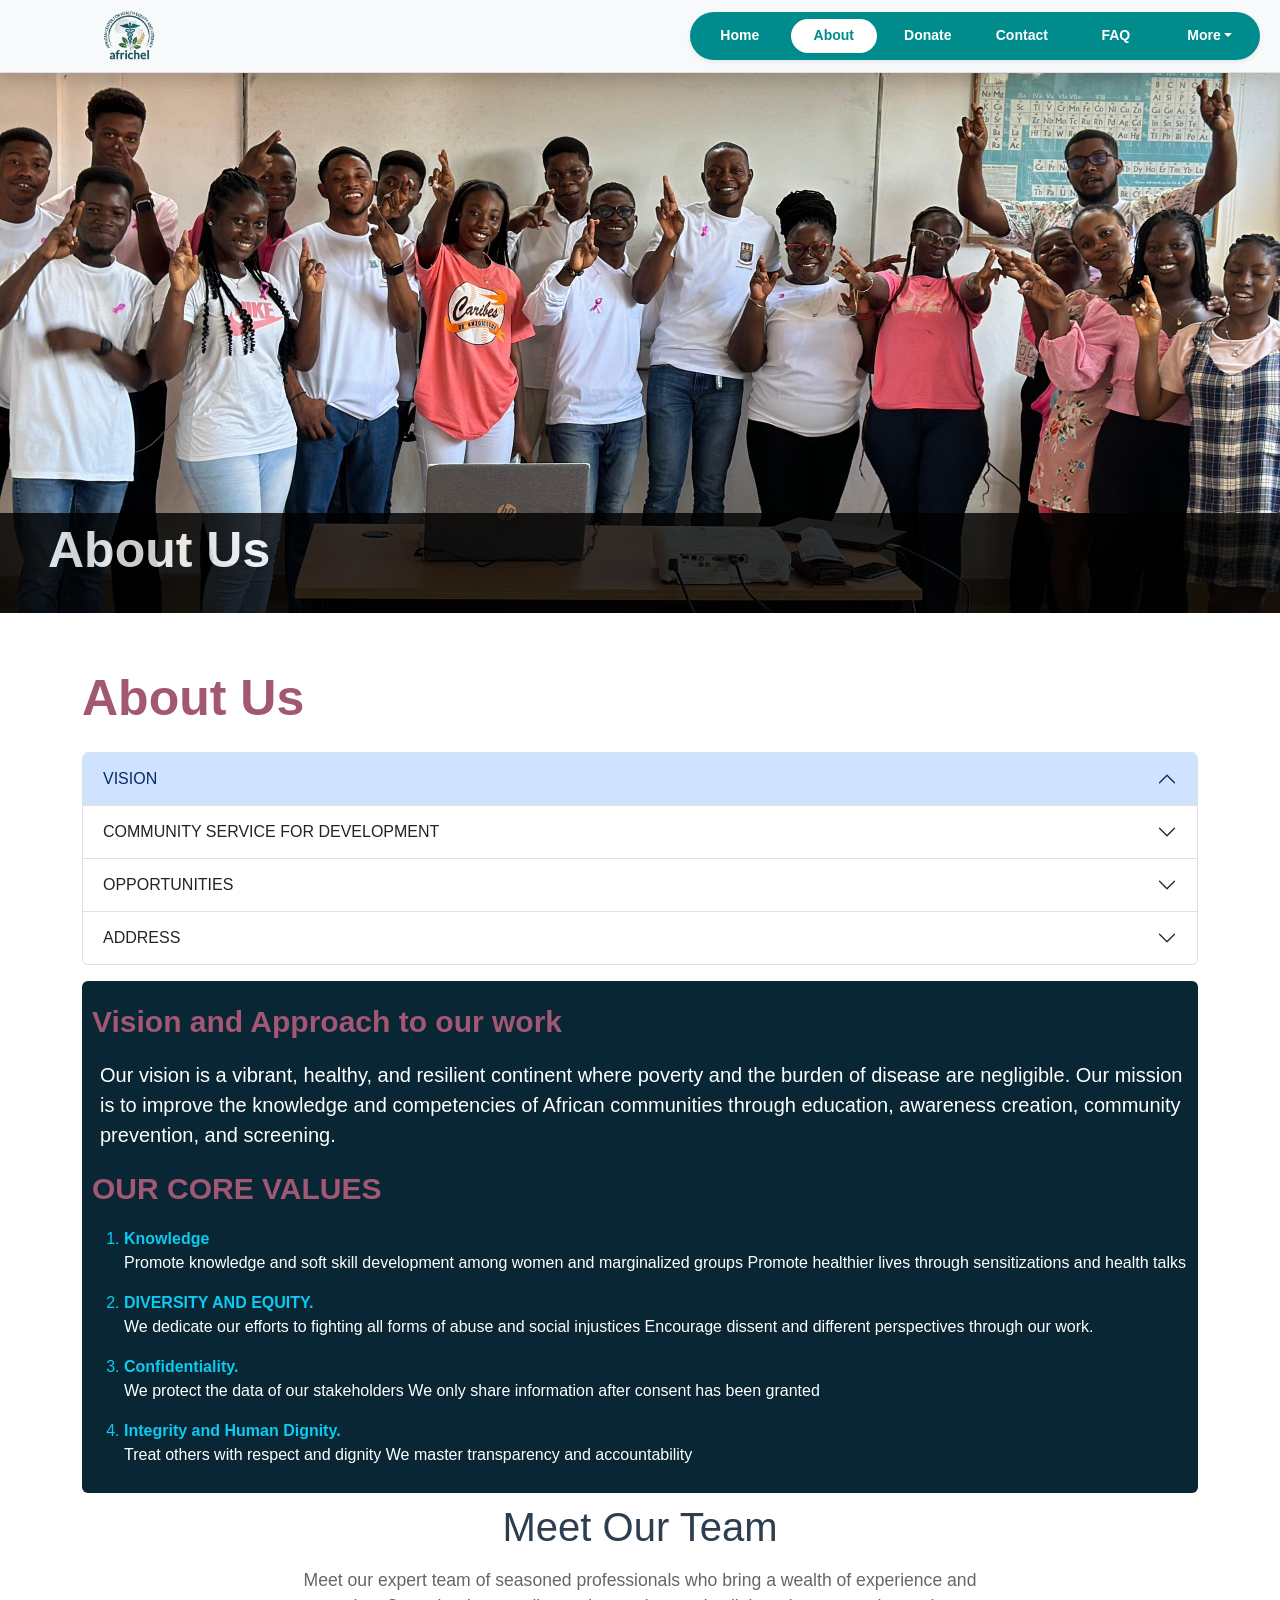
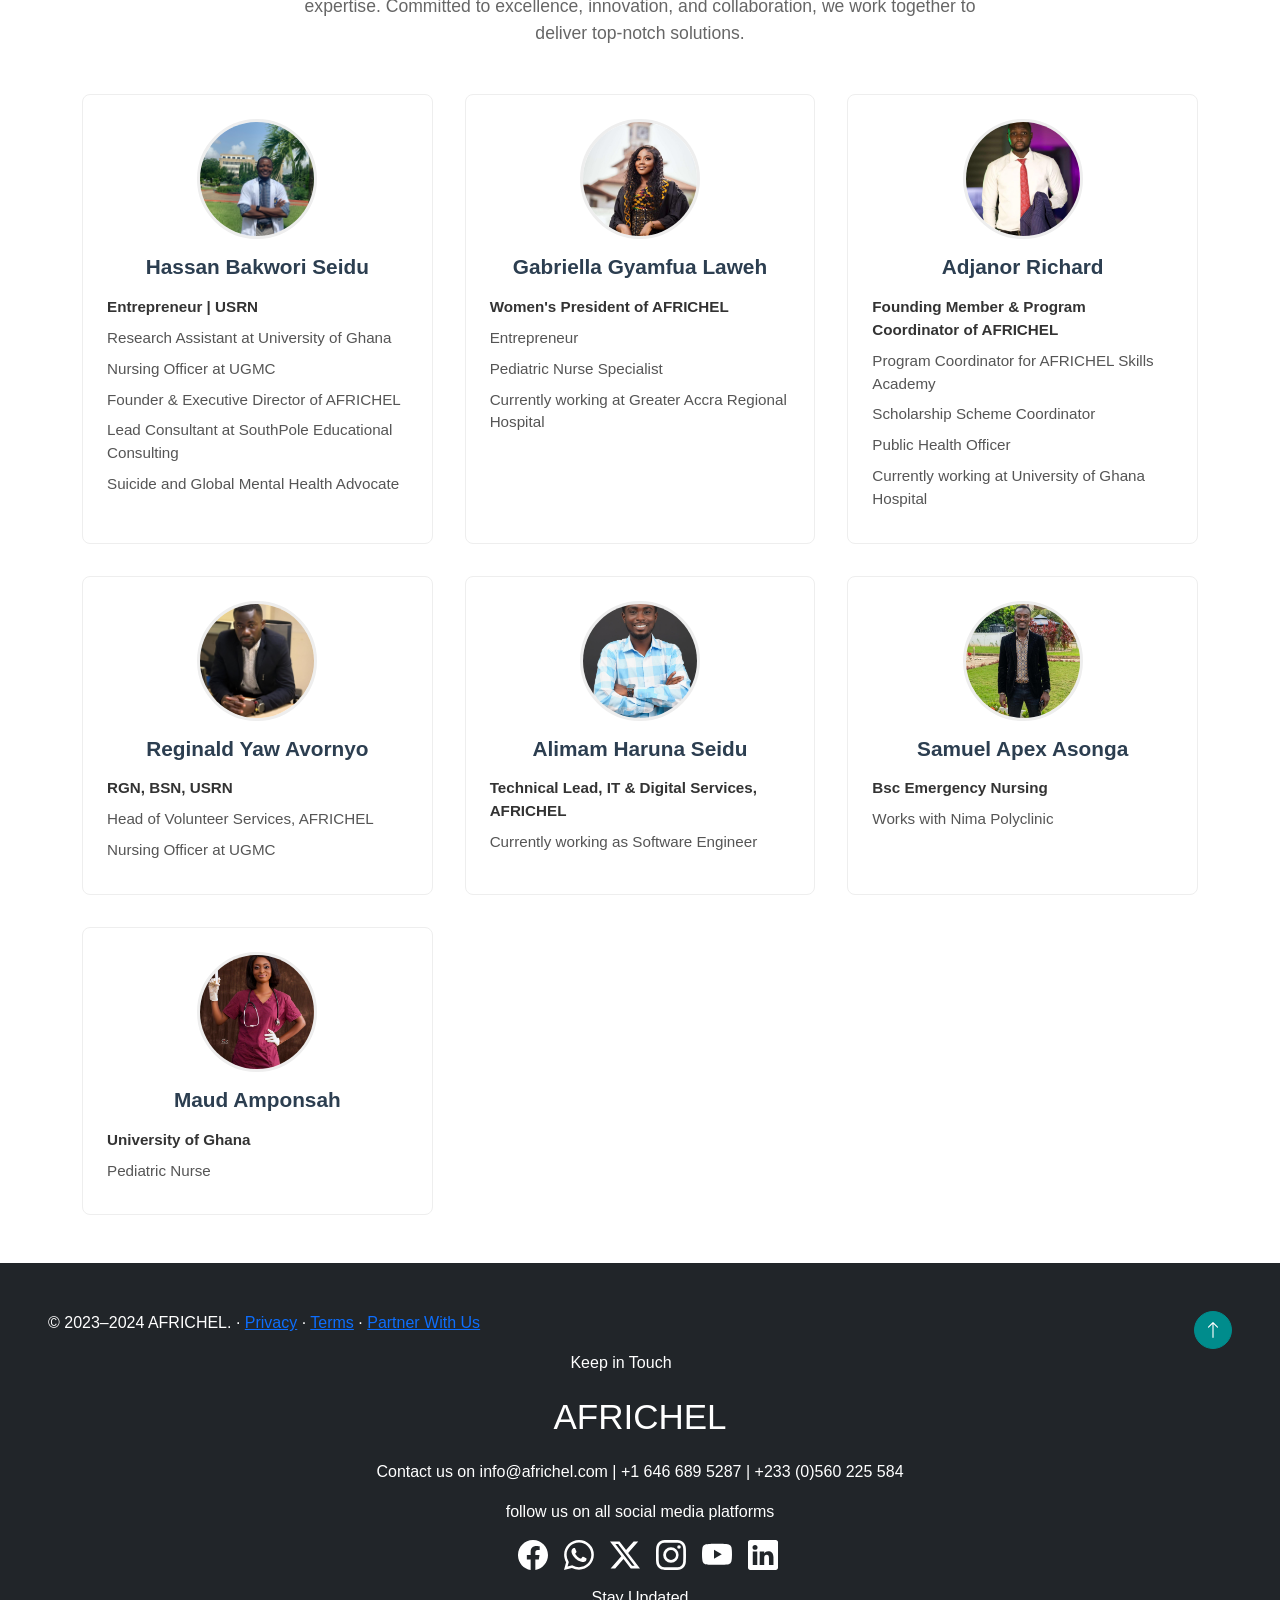
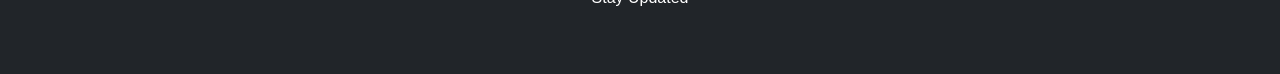
<file: about.html>
<!DOCTYPE html>
<html lang="en">
<head>
    <meta charset="UTF-8">
    <meta name="viewport" content="width=device-width, initial-scale=1.0">
    <title>About</title>
    <link href="./assets/bootstrap.min.css" rel="stylesheet">

    <style>
        #Img{
            width: 100%;height: 300px;
      }

      @media only screen and (min-width: 768px) {
        #Img {
            width: 100%;height: 610px;
            }
        }

        body, html {
  height: 100%;
  margin: 0;
  font-family: Arial, Helvetica, sans-serif;
}

.hero-image {
  background-image:  url("./assets/images/volun2.jpg");
  height: 60%;
  background-position: center;
  background-repeat: no-repeat;
  background-size: cover;
  position: relative;
}

.hero-text {
  text-align: center;
  position: absolute;
  top: 50%;
  left: 50%;
  transform: translate(-50%, -50%);
  color: white;
}

.hero-text button {
  border: none;
  outline: 0;
  display: inline-block;
  padding: 10px 25px;
  color: black;
  background-color: #ddd;
  text-align: center;
  cursor: pointer;
}

.hero-text button:hover {
  background-color: #555;
  color: white;
}
      
    
:root { --africhel-navy:#092635; --africhel-teal:#008c8c; --africhel-teal-dark:#006f70; --africhel-gold:#e2b63d; --africhel-accent:#A25772; --africhel-light:#f6fafa; }
.bg-primary { background-color: var(--africhel-teal) !important; }
.btn-primary { --bs-btn-bg: var(--africhel-teal); --bs-btn-border-color: var(--africhel-teal); --bs-btn-hover-bg: var(--africhel-teal-dark); --bs-btn-hover-border-color: var(--africhel-teal-dark); }
.btn-warning { --bs-btn-bg: var(--africhel-gold); --bs-btn-border-color: var(--africhel-gold); --bs-btn-hover-bg: #cfa32e; --bs-btn-hover-border-color: #cfa32e; }
.brand-lockup { line-height: 1.05; }
.brand-lockup strong { display:block; color: var(--africhel-navy); font-size: 1.35rem; letter-spacing: .02em; }
.brand-lockup span { display:block; color: var(--africhel-teal); font-size: .78rem; font-weight: 700; }
.africhel-section-title { color: var(--africhel-accent); font-weight: 700; }
.nav-pills .nav-link.active { color: var(--africhel-teal) !important; }
.nav-pills .nav-link:hover { background: rgba(255,255,255,.16); }


/* AFRICHEL mobile nav polish */
#pillNav2 {
  width: 100%;
  justify-content: center;
  align-items: center;
  padding: 0.45rem !important;
  border-radius: 1.25rem !important;
}
#pillNav2 .nav-link,
#pillNav2 .dropdown-toggle {
  border: 0;
  min-width: 72px;
  padding: 0.58rem 0.9rem;
  color: #fff !important;
  background: transparent;
  font-weight: 700;
  line-height: 1.1;
  text-align: center;
}
#pillNav2 .nav-link.active {
  color: var(--africhel-teal) !important;
  background: #fff !important;
}
#pillNav2 .dropdown-toggle:hover,
#pillNav2 .dropdown-toggle:focus {
  color: #fff !important;
  background: rgba(255,255,255,.14);
}
@media (max-width: 767px) {
  #navheader header {
    padding-left: .5rem;
    padding-right: .5rem;
  }
  #navheader .brand-lockup {
    width: 100%;
    text-align: center;
    margin-bottom: .4rem;
  }
  #pillNav2 {
    display: grid !important;
    grid-template-columns: repeat(3, minmax(0, 1fr));
    gap: .35rem !important;
    border-radius: 0 0 1.35rem 1.35rem !important;
  }
  #pillNav2 .nav-item,
  #pillNav2 .dropdown {
    width: 100%;
  }
  #pillNav2 .nav-link,
  #pillNav2 .dropdown-toggle {
    width: 100%;
    min-width: 0;
    font-size: .9rem;
    white-space: nowrap;
    border-radius: 999px !important;
  }
  #pillNav2 .dropdown-menu {
    min-width: 13rem;
  }
}


/* AFRICHEL desktop nav correction */
@media (min-width: 768px) {
  #navheader header {
    align-items: center;
    flex-wrap: nowrap !important;
    padding-left: 1.25rem;
    padding-right: 1.25rem;
  }
  #navheader .brand-lockup {
    width: auto;
    text-align: left;
    margin-bottom: 0;
    margin-left: .25rem;
  }
  #pillNav2 {
    width: auto !important;
    margin-left: auto;
    border-radius: 999px !important;
  }
  #pillNav2 .nav-link,
  #pillNav2 .dropdown-toggle {
    min-width: 86px;
  }
}


/* AFRICHEL logo sizing */
.site-logo {
  display: block;
  width: auto;
  height: 58px;
  max-width: 190px;
  object-fit: contain;
}
#navheader header > a:first-child {
  min-height: 64px;
  padding-left: .5rem;
}
@media (max-width: 767px) {
  .site-logo {
    height: 46px;
    max-width: 150px;
    margin: 0 auto .25rem;
  }
  #navheader header > a:first-child {
    width: 100%;
    justify-content: center;
    min-height: 50px;
    padding-left: 0;
  }
}


/* Center logo precisely on mobile */
@media (max-width: 767px) {
  #navheader header {
    justify-content: center !important;
  }
  #navheader header > a:first-child {
    display: flex !important;
    width: 100% !important;
    margin: 0 auto .35rem !important;
    justify-content: center !important;
    align-items: center !important;
    text-align: center !important;
  }
  #navheader .site-logo {
    margin-left: auto !important;
    margin-right: auto !important;
  }
}

</style>
</head>
<body style="padding: 0px;margin: 0px;height: 100%;">
    <div class="bg-light shadow" id="navheader" style="margin-top: 0px;position: sticky;top: 0px;z-index: 1;">
        <header class="d-flex flex-wrap justify-content-center py-1 border-bottom">
          <a href="index.html" class="d-flex align-items-center mb-3 mb-md-0 me-md-auto link-body-emphasis text-decoration-none">
            <svg class="bi me-2" width="40" height="32"><use xlink:href="#bootstrap"/></svg>
            <img class="site-logo" src="assets/hdk-profile/africhel-logo.png" alt="AFRICHEL - Health for All">
          </a>
          <ul class="nav nav-pills nav-fill gap-2 p-1 small bg-primary rounded-5 shadow-sm align-items-center" id="pillNav2" style="--bs-nav-link-color: var(--bs-white); --bs-nav-pills-link-active-color: var(--africhel-teal); --bs-nav-pills-link-active-bg: var(--bs-white);">
            <li class="nav-item"><a class="nav-link rounded-5" href="index.html">Home</a></li>
            <li class="nav-item"><a class="nav-link rounded-5 active" href="about.html">About</a></li>
            <li class="nav-item"><a class="nav-link rounded-5" href="donation.html">Donate</a></li>
            <li class="nav-item"><a class="nav-link rounded-5" href="contact.html">Contact</a></li>
            <li class="nav-item"><a class="nav-link rounded-5" href="faq.html">FAQ</a></li>
            <li class="nav-item dropdown">
              <button class="nav-link rounded-5 dropdown-toggle" type="button" data-bs-toggle="dropdown" aria-expanded="false">More</button>
              <ul class="dropdown-menu dropdown-menu-end">
                <li><a class="dropdown-item" href="work.html">Our Work</a></li>
                <li><a class="dropdown-item" href="impact.html">Impact</a></li>
                <li><a class="dropdown-item" href="get-involved.html">Get Involved</a></li>
                <li><a class="dropdown-item" href="activities.html">Gallery</a></li>
                <li><a class="dropdown-item" href="partners.html">Partner With Us</a></li>
              </ul>
            </li>
          </ul>
        </header>
      </div>
      <!-- <div style="position: relative;
      
      color: rgb(22, 20, 20);">
        <img src="assets/images/volun2.jpg" id="Img" style="" alt="">
        <div style="position: absolute;
        bottom: 0px;
        left: 0px;width: 100%;height: 100px;background-color: black; opacity: 0.8;">
            <p class="text-start ps-5" style="color: white; font-size: 50px;font-weight: bold;">About Us</p>
        </div>
      </div> -->

      <div class="hero-image">
        <!-- <div class="hero-text">
          <h1 style="font-size:50px;font-weight: bold;">About Us</h1>
        </div> -->
        <div style="position: absolute;
        bottom: 0px;
        left: 0px;width: 100%;height: 100px;background-color: black; opacity: 0.8;">
            <p class="text-start ps-5" style="color: white; font-size: 50px;font-weight: bold;">About Us</p>
        </div>
      </div>
      
      <div class="container mt-5">
        <p style="font-size: 50px;font-weight: bold;color: #A25772">About Us</p>
        <div class="accordion" id="accordionExample">
          <div class="accordion-item">
            <h2 class="accordion-header">
              <button class="accordion-button" type="button" data-bs-toggle="collapse" data-bs-target="#collapseOne" aria-expanded="true" aria-controls="collapseOne">
                VISION
              </button>
            </h2>
            <div id="collapseOne" class="accordion-collapse collapse " data-bs-parent="#accordionExample">
              <div class="accordion-body">
                A vibrant, healthy, and resilient continent where poverty and the burden of disease are negligible.
              </div>
            </div>
          </div>
          <div class="accordion-item">
            <h2 class="accordion-header">
              <button class="accordion-button collapsed" type="button" data-bs-toggle="collapse" data-bs-target="#collapseTwo" aria-expanded="false" aria-controls="collapseTwo">
                COMMUNITY SERVICE FOR DEVELOPMENT
              </button>
            </h2>
            <div id="collapseTwo" class="accordion-collapse collapse" data-bs-parent="#accordionExample">
              <div class="accordion-body">
                We design programs with communities, not merely for them. Our community service focuses on education, prevention, screening, referral, and practical support that moves people closer to the healthiest choice.
              </div>
            </div>
          </div>
          <div class="accordion-item">
            <h2 class="accordion-header">
              <button class="accordion-button collapsed" type="button" data-bs-toggle="collapse" data-bs-target="#collapseThree" aria-expanded="false" aria-controls="collapseThree">
                OPPORTUNITIES
              </button>
            </h2>
            <div id="collapseThree" class="accordion-collapse collapse" data-bs-parent="#accordionExample">
              <div class="accordion-body">
                Volunteer, internship, mentorship, school health, outreach, and partnership opportunities are available for people and organizations who want to help advance health literacy and equity.
              </div>
            </div>
          </div>
          <div class="accordion-item">
            <h2 class="accordion-header">
              <button class="accordion-button collapsed" type="button" data-bs-toggle="collapse" data-bs-target="#collapseFour" aria-expanded="false" aria-controls="collapseThree">
                ADDRESS
              </button>
            </h2>
            <div id="collapseFour" class="accordion-collapse collapse" data-bs-parent="#accordionExample">
              <div class="accordion-body">
                Accra, Ghana. General enquiries: info@africhel.com. Phone: +1 646 689 5287 | +233 (0)560 225 584.
              </div>
            </div>
          </div>
        </div>
       <!--  <ul>
          <li>VISION</li>
          <li>COMMUNITY SERVICE FOR DEVELOPMENT </li>
          <li>OPPORTUNITIES</li>
          <li>ADDRESS</li>
        </ul> -->
        <div class="text-white mt-3 rounded" style="background-color: #092635;padding: 10px;">

          <div class="mt-2"> 
            <p style="font-size: 30px;font-weight: bold;color: #A25772">Vision and Approach to our work</p>
          <p class="lead ms-2">Our vision is a vibrant, healthy, and resilient continent where poverty and the burden of disease are negligible. Our mission is to improve the knowledge and competencies of African communities through education, awareness creation, community prevention, and screening.</p>
          </div>
          
          <div>
            <p style="font-size: 30px;font-weight: bold;color: #A25772">OUR CORE VALUES</p>
            <ol class="text-info">
              <li><strong class="text-info">Knowledge</strong> 
                <p class="text-white">Promote knowledge and soft skill development among women and marginalized groups
                  Promote healthier lives through sensitizations and health talks 
                  </p>
              </li>
              <li><strong class="text-info">DIVERSITY AND EQUITY.</strong>  
                <p class="text-white">We dedicate our efforts to fighting all forms of abuse and social injustices 
                  Encourage dissent and different perspectives through our work.                
                  </p>
              </li>
              <li><strong class="text-info">Confidentiality. </strong>
                <p class="text-white">We protect the data of our stakeholders
                  We only share information after consent has been granted                              
                  </p>
              </li>
              <li><strong class="text-info">Integrity and Human Dignity. </strong> 
                <p class="text-white">Treat others with respect and dignity
                  We master transparency and accountability                                             
                  </p>
              </li>
            </ol>
          </div>
        </div>
        
        
        <div style="margin-top: 10px;">
            <h1 style="text-align: center; font-size: 2.5rem; color: #2c3e50; margin-bottom: 1rem; margin-top: 0;">Meet Our Team</h1>
            <p style="text-align: center; font-size: 1.1rem; color: #666; margin-bottom: 3rem; max-width: 700px; margin-left: auto; margin-right: auto;">
                Meet our expert team of seasoned professionals who bring a wealth of experience and expertise. 
                Committed to excellence, innovation, and collaboration, we work together to deliver top-notch solutions.
            </p>
            
            <div style="display: grid; grid-template-columns: repeat(auto-fit, minmax(300px, 1fr)); gap: 2rem;">
                <div style="text-align: center; padding: 1.5rem; background: #fff; border: 1px solid #eee; border-radius: 8px;">
                    <img src="./assets/hdk-profile/WhatsApp Image 2025-07-27 at 09.01.12_de78a00e.jpg" 
                         alt="Hassan Bakwori Seidu" 
                         style="width: 120px; height: 120px; border-radius: 50%; object-fit: cover; margin: 0 auto 1rem; border: 3px solid #eee; display: block;">
                    <h2 style="font-size: 1.3rem; font-weight: bold; color: #2c3e50; margin-bottom: 1rem; margin-top: 0;">Hassan Bakwori Seidu</h2>
                    <div style="text-align: left; color: #555; font-size: 0.95rem;">
                        <p style="margin-bottom: 0.5rem; margin-top: 0;"><strong style="color: #333;">Entrepreneur | USRN</strong></p>
                        <p style="margin-bottom: 0.5rem; margin-top: 0;">Research Assistant at University of Ghana</p>
                        <p style="margin-bottom: 0.5rem; margin-top: 0;">Nursing Officer at UGMC</p>
                        <p style="margin-bottom: 0.5rem; margin-top: 0;">Founder & Executive Director of AFRICHEL</p>
                        <p style="margin-bottom: 0.5rem; margin-top: 0;">Lead Consultant at SouthPole Educational Consulting</p>
                        <p style="margin-bottom: 0.5rem; margin-top: 0;">Suicide and Global Mental Health Advocate</p>
                    </div>
                </div>
                
                <div style="text-align: center; padding: 1.5rem; background: #fff; border: 1px solid #eee; border-radius: 8px;">
                    <img src="./assets/hdk-profile/WhatsApp Image 2025-07-27 at 09.02.56_7bc1bb33.jpg" 
                         alt="Gabriella Gyamfua Laweh" 
                         style="width: 120px; height: 120px; border-radius: 50%; object-fit: cover; margin: 0 auto 1rem; border: 3px solid #eee; display: block;">
                    <h2 style="font-size: 1.3rem; font-weight: bold; color: #2c3e50; margin-bottom: 1rem; margin-top: 0;">Gabriella Gyamfua Laweh</h2>
                    <div style="text-align: left; color: #555; font-size: 0.95rem;">
                        <p style="margin-bottom: 0.5rem; margin-top: 0;"><strong style="color: #333;">Women's President of AFRICHEL</strong></p>
                        <p style="margin-bottom: 0.5rem; margin-top: 0;">Entrepreneur</p>
                        <p style="margin-bottom: 0.5rem; margin-top: 0;">Pediatric Nurse Specialist</p>
                        <p style="margin-bottom: 0.5rem; margin-top: 0;">Currently working at Greater Accra Regional Hospital</p>
                    </div>
                </div>
                
                <div style="text-align: center; padding: 1.5rem; background: #fff; border: 1px solid #eee; border-radius: 8px;">
                    <img src="./assets/hdk-profile/WhatsApp Image 2025-07-27 at 09.04.06_833342fd.jpg" 
                         alt="Adjanor Richard" 
                         style="width: 120px; height: 120px; border-radius: 50%; object-fit: cover; margin: 0 auto 1rem; border: 3px solid #eee; display: block;">
                    <h2 style="font-size: 1.3rem; font-weight: bold; color: #2c3e50; margin-bottom: 1rem; margin-top: 0;">Adjanor Richard</h2>
                    <div style="text-align: left; color: #555; font-size: 0.95rem;">
                        <p style="margin-bottom: 0.5rem; margin-top: 0;"><strong style="color: #333;">Founding Member & Program Coordinator of AFRICHEL</strong></p>
                        <p style="margin-bottom: 0.5rem; margin-top: 0;">Program Coordinator for AFRICHEL Skills Academy</p>
                        <p style="margin-bottom: 0.5rem; margin-top: 0;">Scholarship Scheme Coordinator</p>
                        <p style="margin-bottom: 0.5rem; margin-top: 0;">Public Health Officer</p>
                        <p style="margin-bottom: 0.5rem; margin-top: 0;">Currently working at University of Ghana Hospital</p>
                    </div>
                </div>
                
                <div style="text-align: center; padding: 1.5rem; background: #fff; border: 1px solid #eee; border-radius: 8px;">
                    <img src="./assets/hdk-profile/photo_2026-05-03_13-08-21.jpg" 
                         alt="Reginald Yaw Avornyo" 
                         style="width: 120px; height: 120px; border-radius: 50%; object-fit: cover; margin: 0 auto 1rem; border: 3px solid #eee; display: block;">
                    <h2 style="font-size: 1.3rem; font-weight: bold; color: #2c3e50; margin-bottom: 1rem; margin-top: 0;">Reginald Yaw Avornyo</h2>
                    <div style="text-align: left; color: #555; font-size: 0.95rem;">
                        <p style="margin-bottom: 0.5rem; margin-top: 0;"><strong style="color: #333;">RGN, BSN, USRN</strong></p>
                        <p style="margin-bottom: 0.5rem; margin-top: 0;">Head of Volunteer Services, AFRICHEL</p>
                        <p style="margin-bottom: 0.5rem; margin-top: 0;">Nursing Officer at UGMC</p>
                    </div>
                </div>
                
                <div style="text-align: center; padding: 1.5rem; background: #fff; border: 1px solid #eee; border-radius: 8px;">
                    <img src="./assets/hdk-profile/photo_2025-05-20_17-37-59.jpg" 
                         alt="Alimam Haruna Seidu" 
                         style="width: 120px; height: 120px; border-radius: 50%; object-fit: cover; margin: 0 auto 1rem; border: 3px solid #eee; display: block;">
                    <h2 style="font-size: 1.3rem; font-weight: bold; color: #2c3e50; margin-bottom: 1rem; margin-top: 0;">Alimam Haruna Seidu</h2>
                    <div style="text-align: left; color: #555; font-size: 0.95rem;">
                        <p style="margin-bottom: 0.5rem; margin-top: 0;"><strong style="color: #333;">Technical Lead, IT & Digital Services, AFRICHEL</strong></p>
                        <p style="margin-bottom: 0.5rem; margin-top: 0;">Currently working as Software Engineer</p>
                    </div>
                </div>
                <div style="text-align: center; padding: 1.5rem; background: #fff; border: 1px solid #eee; border-radius: 8px;">
                    <img src="./assets/hdk-profile/photo_2026-05-03_13-09-01.jpg" 
                         alt="Samuel Apex Asonga" 
                         style="width: 120px; height: 120px; border-radius: 50%; object-fit: cover; margin: 0 auto 1rem; border: 3px solid #eee; display: block;">
                    <h2 style="font-size: 1.3rem; font-weight: bold; color: #2c3e50; margin-bottom: 1rem; margin-top: 0;">Samuel Apex Asonga</h2>
                    <div style="text-align: left; color: #555; font-size: 0.95rem;">
                        <p style="margin-bottom: 0.5rem; margin-top: 0;"><strong style="color: #333;">Bsc Emergency Nursing</strong></p>
                        <p style="margin-bottom: 0.5rem; margin-top: 0;">Works with Nima Polyclinic</p>
                    </div>
                </div>
                <div style="text-align: center; padding: 1.5rem; background: #fff; border: 1px solid #eee; border-radius: 8px;">
                    <img src="./assets/hdk-profile/photo_2026-08-02_18-08-43.jpg" 
                         alt="Maud Amponsah" 
                         style="width: 120px; height: 120px; border-radius: 50%; object-fit: cover; margin: 0 auto 1rem; border: 3px solid #eee; display: block;">
                    <h2 style="font-size: 1.3rem; font-weight: bold; color: #2c3e50; margin-bottom: 1rem; margin-top: 0;">Maud Amponsah</h2>
                    <div style="text-align: left; color: #555; font-size: 0.95rem;">
                        <p style="margin-bottom: 0.5rem; margin-top: 0;"><strong style="color: #333;">University of Ghana</strong></p>
                        <p style="margin-bottom: 0.5rem; margin-top: 0;">Pediatric Nurse</p>
                    </div>
                </div>
            </div>
        </div>
    
  
      </div>

      
      <footer class="bg-dark text-white p-5 mt-5">
        <p class="float-end"><a class="btn btn-primary btn-sm rounded-circle d-inline-flex align-items-center justify-content-center" href="#navheader" role="button" aria-label="Back to top" style="width: 38px;height: 38px;"><svg xmlns="http://www.w3.org/2000/svg" width="18" height="18" fill="currentColor" class="bi bi-arrow-up" viewBox="0 0 16 16" aria-hidden="true" focusable="false"><path fill-rule="evenodd" d="M8 15a.5.5 0 0 0 .5-.5V2.707l3.146 3.147a.5.5 0 0 0 .708-.708l-4-4a.5.5 0 0 0-.708 0l-4 4a.5.5 0 1 0 .708.708L7.5 2.707V14.5a.5.5 0 0 0 .5.5z"/></svg></a></p>
        <p>&copy; 2023–2024 AFRICHEL. &middot; <a href="privacy.html">Privacy</a> &middot; <a href="terms.html">Terms</a> &middot; <a href="partners.html">Partner With Us</a></p>
        <div class="text-center">
          <p>Keep in Touch </p>
          <p style="font-size: 35px">AFRICHEL</p>
          <p>Contact us on info@africhel.com | +1 646 689 5287 | +233 (0)560 225 584 </p>
          <p>follow us on all social media platforms</p>
        </div>
        <div class="d-flex justify-content-center">
          <ul class="list-unstyled d-flex bg-dark text-white">
            <!-- <li class="ms-3"><a class="link -body-emphasis" href="mailto:info@africhel.com"><svg class="bi" width="24" height="24"><use xlink:href="#twitter"/></svg></a></li>
            <li class="ms-3"><a class="link-body-emphasis" href="mailto:info@africhel.com"><svg class="bi" width="24" height="24"><use xlink:href="#instagram"/></svg></a></li>
            <li class="ms-3"><a class="link-body-emphasis" href="mailto:info@africhel.com"><svg class="bi" width="24" height="24"><use xlink:href="#facebook"/></svg></a></li> -->
            
            <li class="ms-3"><a class="text-white" href="mailto:info@africhel.com"><svg xmlns="http://www.w3.org/2000/svg" width="30" height="30" fill="currentColor" class="bi bi-facebook" viewBox="0 0 16 16">
              <path d="M16 8.049c0-4.446-3.582-8.05-8-8.05C3.58 0-.002 3.603-.002 8.05c0 4.017 2.926 7.347 6.75 7.951v-5.625h-2.03V8.05H6.75V6.275c0-2.017 1.195-3.131 3.022-3.131.876 0 1.791.157 1.791.157v1.98h-1.009c-.993 0-1.303.621-1.303 1.258v1.51h2.218l-.354 2.326H9.25V16c3.824-.604 6.75-3.934 6.75-7.951"/>
            </svg></a></li>
            <li class="ms-3"><a class="text-white" href="mailto:info@africhel.com"><svg xmlns="http://www.w3.org/2000/svg" width="30" height="30" fill="currentColor" class="bi bi-whatsapp" viewBox="0 0 16 16">
              <path d="M13.601 2.326A7.854 7.854 0 0 0 7.994 0C3.627 0 .068 3.558.064 7.926c0 1.399.366 2.76 1.057 3.965L0 16l4.204-1.102a7.933 7.933 0 0 0 3.79.965h.004c4.368 0 7.926-3.558 7.93-7.93A7.898 7.898 0 0 0 13.6 2.326zM7.994 14.521a6.573 6.573 0 0 1-3.356-.92l-.24-.144-2.494.654.666-2.433-.156-.251a6.56 6.56 0 0 1-1.007-3.505c0-3.626 2.957-6.584 6.591-6.584a6.56 6.56 0 0 1 4.66 1.931 6.557 6.557 0 0 1 1.928 4.66c-.004 3.639-2.961 6.592-6.592 6.592zm3.615-4.934c-.197-.099-1.17-.578-1.353-.646-.182-.065-.315-.099-.445.099-.133.197-.513.646-.627.775-.114.133-.232.148-.43.05-.197-.1-.836-.308-1.592-.985-.59-.525-.985-1.175-1.103-1.372-.114-.198-.011-.304.088-.403.087-.088.197-.232.296-.346.1-.114.133-.198.198-.33.065-.134.034-.248-.015-.347-.05-.099-.445-1.076-.612-1.47-.16-.389-.323-.335-.445-.34-.114-.007-.247-.007-.38-.007a.729.729 0 0 0-.529.247c-.182.198-.691.677-.691 1.654 0 .977.71 1.916.81 2.049.098.133 1.394 2.132 3.383 2.992.47.205.84.326 1.129.418.475.152.904.129 1.246.08.38-.058 1.171-.48 1.338-.943.164-.464.164-.86.114-.943-.049-.084-.182-.133-.38-.232z"/>
            </svg></a>
            </li>
            <li class="ms-3"><a class="text-white" href="mailto:info@africhel.com"><svg xmlns="http://www.w3.org/2000/svg" width="30" height="30" fill="currentColor" class="bi bi-twitter-x" viewBox="0 0 16 16">
              <path d="M12.6.75h2.454l-5.36 6.142L16 15.25h-4.937l-3.867-5.07-4.425 5.07H.316l5.733-6.57L0 .75h5.063l3.495 4.633L12.601.75Zm-.86 13.028h1.36L4.323 2.145H2.865l8.875 11.633Z"/>
            </svg></a>
            </li>
            <li class="ms-3"><a class="text-white" href="mailto:info@africhel.com"><svg xmlns="http://www.w3.org/2000/svg" width="30" height="30" fill="currentColor" class="bi bi-instagram" viewBox="0 0 16 16">
              <path d="M8 0C5.829 0 5.556.01 4.703.048 3.85.088 3.269.222 2.76.42a3.917 3.917 0 0 0-1.417.923A3.927 3.927 0 0 0 .42 2.76C.222 3.268.087 3.85.048 4.7.01 5.555 0 5.827 0 8.001c0 2.172.01 2.444.048 3.297.04.852.174 1.433.372 1.942.205.526.478.972.923 1.417.444.445.89.719 1.416.923.51.198 1.09.333 1.942.372C5.555 15.99 5.827 16 8 16s2.444-.01 3.298-.048c.851-.04 1.434-.174 1.943-.372a3.916 3.916 0 0 0 1.416-.923c.445-.445.718-.891.923-1.417.197-.509.332-1.09.372-1.942C15.99 10.445 16 10.173 16 8s-.01-2.445-.048-3.299c-.04-.851-.175-1.433-.372-1.941a3.926 3.926 0 0 0-.923-1.417A3.911 3.911 0 0 0 13.24.42c-.51-.198-1.092-.333-1.943-.372C10.443.01 10.172 0 7.998 0h.003zm-.717 1.442h.718c2.136 0 2.389.007 3.232.046.78.035 1.204.166 1.486.275.373.145.64.319.92.599.28.28.453.546.598.92.11.281.24.705.275 1.485.039.843.047 1.096.047 3.231s-.008 2.389-.047 3.232c-.035.78-.166 1.203-.275 1.485a2.47 2.47 0 0 1-.599.919c-.28.28-.546.453-.92.598-.28.11-.704.24-1.485.276-.843.038-1.096.047-3.232.047s-2.39-.009-3.233-.047c-.78-.036-1.203-.166-1.485-.276a2.478 2.478 0 0 1-.92-.598 2.48 2.48 0 0 1-.6-.92c-.109-.281-.24-.705-.275-1.485-.038-.843-.046-1.096-.046-3.233 0-2.136.008-2.388.046-3.231.036-.78.166-1.204.276-1.486.145-.373.319-.64.599-.92.28-.28.546-.453.92-.598.282-.11.705-.24 1.485-.276.738-.034 1.024-.044 2.515-.045v.002zm4.988 1.328a.96.96 0 1 0 0 1.92.96.96 0 0 0 0-1.92zm-4.27 1.122a4.109 4.109 0 1 0 0 8.217 4.109 4.109 0 0 0 0-8.217zm0 1.441a2.667 2.667 0 1 1 0 5.334 2.667 2.667 0 0 1 0-5.334"/>
            </svg></a>
            </li>
            <li class="ms-3">
                <svg xmlns="http://www.w3.org/2000/svg" width="30" height="30" fill="currentColor" class="bi bi-youtube" viewBox="0 0 16 16">
                    <path d="M8.051 1.999h.089c.822.003 4.987.033 6.11.335a2.01 2.01 0 0 1 1.415 1.42c.101.38.172.883.22 1.402l.01.104.022.26.008.104c.065.914.073 1.77.074 1.957v.075c-.001.194-.01 1.108-.082 2.06l-.008.105-.009.104c-.05.572-.124 1.14-.235 1.558a2.007 2.007 0 0 1-1.415 1.42c-1.16.312-5.569.334-6.18.335h-.142c-.309 0-1.587-.006-2.927-.052l-.17-.006-.087-.004-.171-.007-.171-.007c-1.11-.049-2.167-.128-2.654-.26a2.007 2.007 0 0 1-1.415-1.419c-.111-.417-.185-.986-.235-1.558L.09 9.82l-.008-.104A31.4 31.4 0 0 1 0 7.68v-.123c.002-.215.01-.958.064-1.778l.007-.103.003-.052.008-.104.022-.26.01-.104c.048-.519.119-1.023.22-1.402a2.007 2.007 0 0 1 1.415-1.42c.487-.13 1.544-.21 2.654-.26l.17-.007.172-.006.086-.003.171-.007A99.788 99.788 0 0 1 7.858 2h.193zM6.4 5.209v4.818l4.157-2.408z"/>
                  </svg>
            </li>
            <li class="ms-3">
                <svg xmlns="http://www.w3.org/2000/svg" width="30" height="30" fill="currentColor" class="bi bi-linkedin" viewBox="0 0 16 16">
                    <path d="M0 1.146C0 .513.526 0 1.175 0h13.65C15.474 0 16 .513 16 1.146v13.708c0 .633-.526 1.146-1.175 1.146H1.175C.526 16 0 15.487 0 14.854V1.146zm4.943 12.248V6.169H2.542v7.225h2.401m-1.2-8.212c.837 0 1.358-.554 1.358-1.248-.015-.709-.52-1.248-1.342-1.248-.822 0-1.359.54-1.359 1.248 0 .694.521 1.248 1.327 1.248h.016zm4.908 8.212V9.359c0-.216.016-.432.08-.586.173-.431.568-.878 1.232-.878.869 0 1.216.662 1.216 1.634v3.865h2.401V9.25c0-2.22-1.184-3.252-2.764-3.252-1.274 0-1.845.7-2.165 1.193v.025h-.016a5.54 5.54 0 0 1 .016-.025V6.169h-2.4c.03.678 0 7.225 0 7.225h2.4"/>
                  </svg>
            </li>
          </ul>
        </div>
        <div class="text-center">
            <p>Stay Updated</p>
        </div>
        
      </footer>

      <script src="./assets/bootstrap.bundle.min.js"></script>
</body>
</html>
</file>
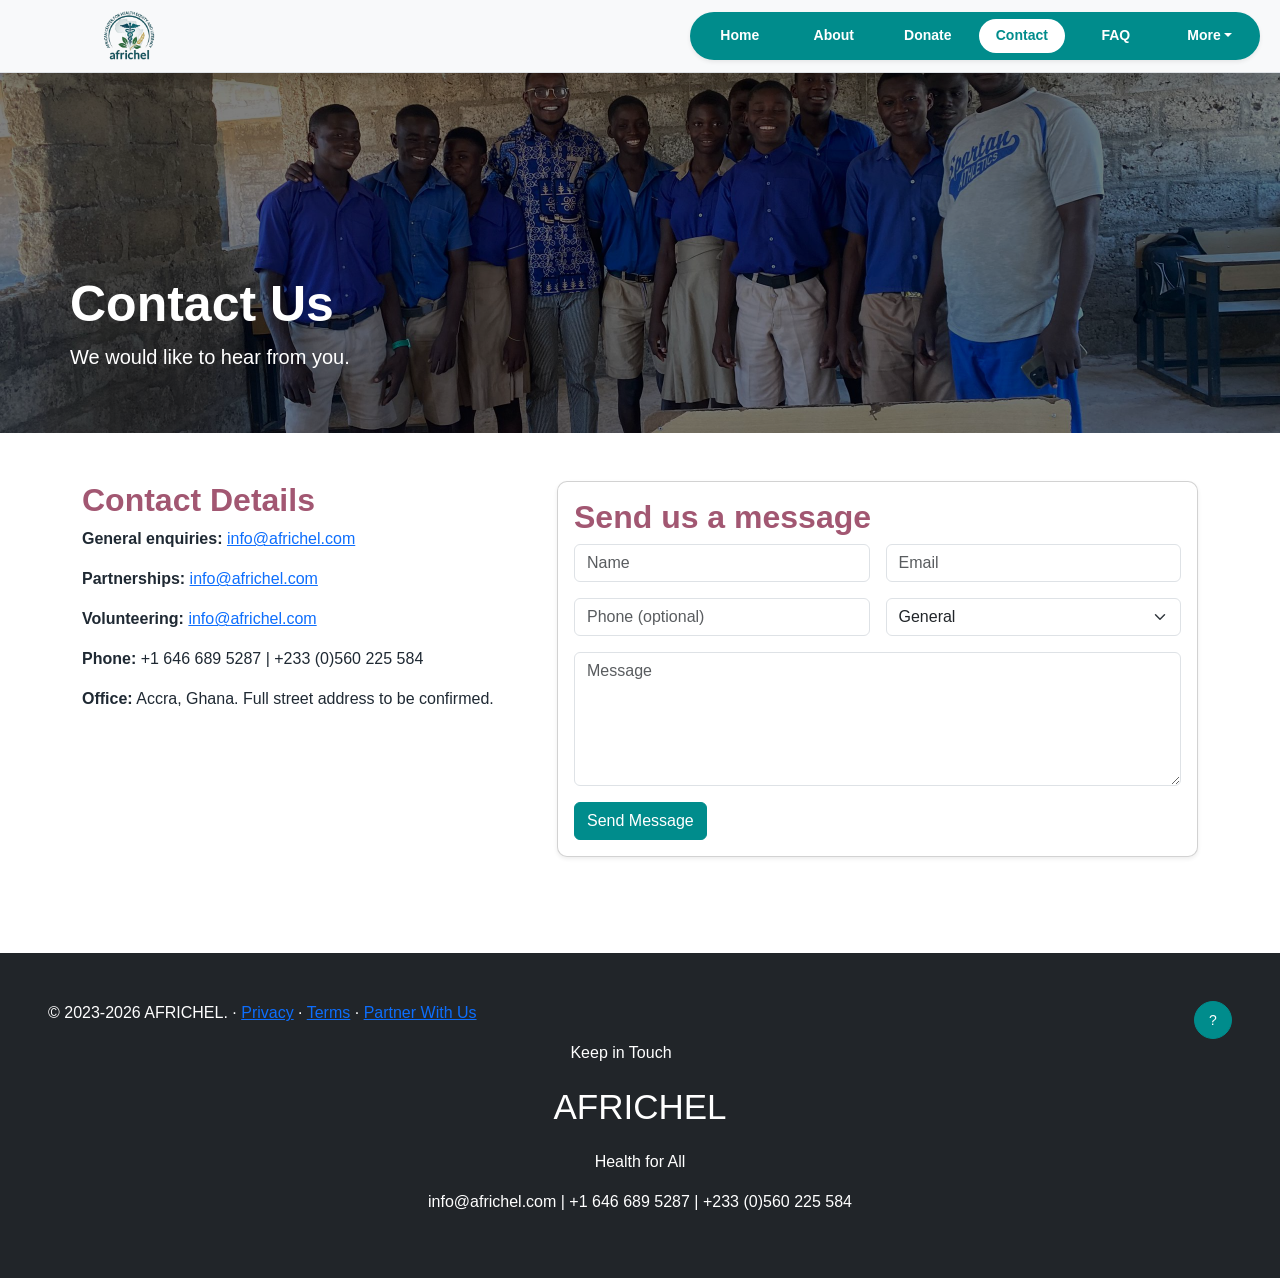
<file: contact.html>
<!DOCTYPE html>
<html lang="en">
<head><meta charset="UTF-8"><meta name="viewport" content="width=device-width, initial-scale=1.0"><title>Contact Us | AFRICHEL</title><link href="./assets/bootstrap.min.css" rel="stylesheet"><style>body, html { margin:0; font-family: Arial, Helvetica, sans-serif; color:#1f2933; } .hero-image { min-height:360px; background-position:center; background-repeat:no-repeat; background-size:cover; position:relative; display:flex; align-items:end; } .hero-image:before { content:""; position:absolute; inset:0; background:rgba(0,0,0,.5); } .hero-content { position:relative; color:white; padding:70px 0 45px; } .section-title { color:#A25772; font-weight:700; } .card { border-radius:10px; }
:root { --africhel-navy:#092635; --africhel-teal:#008c8c; --africhel-teal-dark:#006f70; --africhel-gold:#e2b63d; --africhel-accent:#A25772; --africhel-light:#f6fafa; }
.bg-primary { background-color: var(--africhel-teal) !important; }
.btn-primary { --bs-btn-bg: var(--africhel-teal); --bs-btn-border-color: var(--africhel-teal); --bs-btn-hover-bg: var(--africhel-teal-dark); --bs-btn-hover-border-color: var(--africhel-teal-dark); }
.btn-warning { --bs-btn-bg: var(--africhel-gold); --bs-btn-border-color: var(--africhel-gold); --bs-btn-hover-bg: #cfa32e; --bs-btn-hover-border-color: #cfa32e; }
.brand-lockup { line-height: 1.05; }
.brand-lockup strong { display:block; color: var(--africhel-navy); font-size: 1.35rem; letter-spacing: .02em; }
.brand-lockup span { display:block; color: var(--africhel-teal); font-size: .78rem; font-weight: 700; }
.nav-pills .nav-link.active { color: var(--africhel-teal) !important; }
.nav-pills .nav-link:hover { background: rgba(255,255,255,.16); }

/* AFRICHEL mobile nav polish */
#pillNav2 {
  width: 100%;
  justify-content: center;
  align-items: center;
  padding: 0.45rem !important;
  border-radius: 1.25rem !important;
}
#pillNav2 .nav-link,
#pillNav2 .dropdown-toggle {
  border: 0;
  min-width: 72px;
  padding: 0.58rem 0.9rem;
  color: #fff !important;
  background: transparent;
  font-weight: 700;
  line-height: 1.1;
  text-align: center;
}
#pillNav2 .nav-link.active {
  color: var(--africhel-teal) !important;
  background: #fff !important;
}
#pillNav2 .dropdown-toggle:hover,
#pillNav2 .dropdown-toggle:focus {
  color: #fff !important;
  background: rgba(255,255,255,.14);
}
@media (max-width: 767px) {
  #navheader header {
    padding-left: .5rem;
    padding-right: .5rem;
  }
  #navheader .brand-lockup {
    width: 100%;
    text-align: center;
    margin-bottom: .4rem;
  }
  #pillNav2 {
    display: grid !important;
    grid-template-columns: repeat(3, minmax(0, 1fr));
    gap: .35rem !important;
    border-radius: 0 0 1.35rem 1.35rem !important;
  }
  #pillNav2 .nav-item,
  #pillNav2 .dropdown {
    width: 100%;
  }
  #pillNav2 .nav-link,
  #pillNav2 .dropdown-toggle {
    width: 100%;
    min-width: 0;
    font-size: .9rem;
    white-space: nowrap;
    border-radius: 999px !important;
  }
  #pillNav2 .dropdown-menu {
    min-width: 13rem;
  }
}


/* AFRICHEL desktop nav correction */
@media (min-width: 768px) {
  #navheader header {
    align-items: center;
    flex-wrap: nowrap !important;
    padding-left: 1.25rem;
    padding-right: 1.25rem;
  }
  #navheader .brand-lockup {
    width: auto;
    text-align: left;
    margin-bottom: 0;
    margin-left: .25rem;
  }
  #pillNav2 {
    width: auto !important;
    margin-left: auto;
    border-radius: 999px !important;
  }
  #pillNav2 .nav-link,
  #pillNav2 .dropdown-toggle {
    min-width: 86px;
  }
}


/* AFRICHEL logo sizing */
.site-logo {
  display: block;
  width: auto;
  height: 58px;
  max-width: 190px;
  object-fit: contain;
}
#navheader header > a:first-child {
  min-height: 64px;
  padding-left: .5rem;
}
@media (max-width: 767px) {
  .site-logo {
    height: 46px;
    max-width: 150px;
    margin: 0 auto .25rem;
  }
  #navheader header > a:first-child {
    width: 100%;
    justify-content: center;
    min-height: 50px;
    padding-left: 0;
  }
}


/* Center logo precisely on mobile */
@media (max-width: 767px) {
  #navheader header {
    justify-content: center !important;
  }
  #navheader header > a:first-child {
    display: flex !important;
    width: 100% !important;
    margin: 0 auto .35rem !important;
    justify-content: center !important;
    align-items: center !important;
    text-align: center !important;
  }
  #navheader .site-logo {
    margin-left: auto !important;
    margin-right: auto !important;
  }
}

</style></head>
<body>
<div class="bg-light shadow" id="navheader" style="margin-top: 0px;position: sticky;top: 0px;z-index: 1;">
        <header class="d-flex flex-wrap justify-content-center py-1 border-bottom">
          <a href="index.html" class="d-flex align-items-center mb-3 mb-md-0 me-md-auto link-body-emphasis text-decoration-none">
            <svg class="bi me-2" width="40" height="32"><use xlink:href="#bootstrap"/></svg>
            <img class="site-logo" src="assets/hdk-profile/africhel-logo.png" alt="AFRICHEL - Health for All">
          </a>
          <ul class="nav nav-pills nav-fill gap-2 p-1 small bg-primary rounded-5 shadow-sm align-items-center" id="pillNav2" style="--bs-nav-link-color: var(--bs-white); --bs-nav-pills-link-active-color: var(--africhel-teal); --bs-nav-pills-link-active-bg: var(--bs-white);">
            <li class="nav-item"><a class="nav-link rounded-5" href="index.html">Home</a></li>
            <li class="nav-item"><a class="nav-link rounded-5" href="about.html">About</a></li>
            <li class="nav-item"><a class="nav-link rounded-5" href="donation.html">Donate</a></li>
            <li class="nav-item"><a class="nav-link rounded-5 active" href="contact.html">Contact</a></li>
            <li class="nav-item"><a class="nav-link rounded-5" href="faq.html">FAQ</a></li>
            <li class="nav-item dropdown">
              <button class="nav-link rounded-5 dropdown-toggle" type="button" data-bs-toggle="dropdown" aria-expanded="false">More</button>
              <ul class="dropdown-menu dropdown-menu-end">
                <li><a class="dropdown-item" href="work.html">Our Work</a></li>
                <li><a class="dropdown-item" href="impact.html">Impact</a></li>
                <li><a class="dropdown-item" href="get-involved.html">Get Involved</a></li>
                <li><a class="dropdown-item" href="activities.html">Gallery</a></li>
                <li><a class="dropdown-item" href="partners.html">Partner With Us</a></li>
              </ul>
            </li>
          </ul>
        </header>
      </div>
<div class="hero-image" style="background-image:url('./assets/images/community2.jpg')"><div class="container hero-content"><h1 style="font-size:50px;font-weight:bold;">Contact Us</h1><p class="lead">We would like to hear from you.</p></div></div>
<main><section class="container py-5"><div class="row g-4"><div class="col-lg-5"><h2 class="section-title">Contact Details</h2><p><strong>General enquiries:</strong> <a href="mailto:info@africhel.com">info@africhel.com</a></p><p><strong>Partnerships:</strong> <a href="mailto:info@africhel.com">info@africhel.com</a></p><p><strong>Volunteering:</strong> <a href="mailto:info@africhel.com">info@africhel.com</a></p><p><strong>Phone:</strong> +1 646 689 5287 | +233 (0)560 225 584</p><p><strong>Office:</strong> Accra, Ghana. Full street address to be confirmed.</p></div><div class="col-lg-7"><div class="card shadow-sm"><div class="card-body"><h2 class="section-title">Send us a message</h2><form><div class="row g-3"><div class="col-md-6"><input class="form-control" placeholder="Name" required></div><div class="col-md-6"><input class="form-control" type="email" placeholder="Email" required></div><div class="col-md-6"><input class="form-control" placeholder="Phone (optional)"></div><div class="col-md-6"><select class="form-select"><option>General</option><option>Volunteer</option><option>Partnership</option><option>Donation</option><option>Request an outreach</option></select></div><div class="col-12"><textarea class="form-control" rows="5" placeholder="Message"></textarea></div><div class="col-12"><button class="btn btn-primary" type="submit">Send Message</button></div></div></form></div></div></div></div></section></main>
<footer class="bg-dark text-white p-5 mt-5"><p class="float-end"><a class="btn btn-primary btn-sm rounded-circle d-inline-flex align-items-center justify-content-center" href="#navheader" role="button" aria-label="Back to top" style="width:38px;height:38px;">?</a></p><p>&copy; 2023-<span class="js-current-year">2026</span> AFRICHEL. &middot; <a href="privacy.html">Privacy</a> &middot; <a href="terms.html">Terms</a> &middot; <a href="partners.html">Partner With Us</a></p><div class="text-center"><p>Keep in Touch</p><p style="font-size:35px">AFRICHEL</p><p>Health for All</p><p>info@africhel.com | +1 646 689 5287 | +233 (0)560 225 584</p></div></footer>
<script src="./assets/bootstrap.bundle.min.js"></script>

<script>
document.querySelectorAll('.js-current-year').forEach(function(el){
  el.textContent = new Date().getFullYear();
});
</script>

</body></html>
</file>
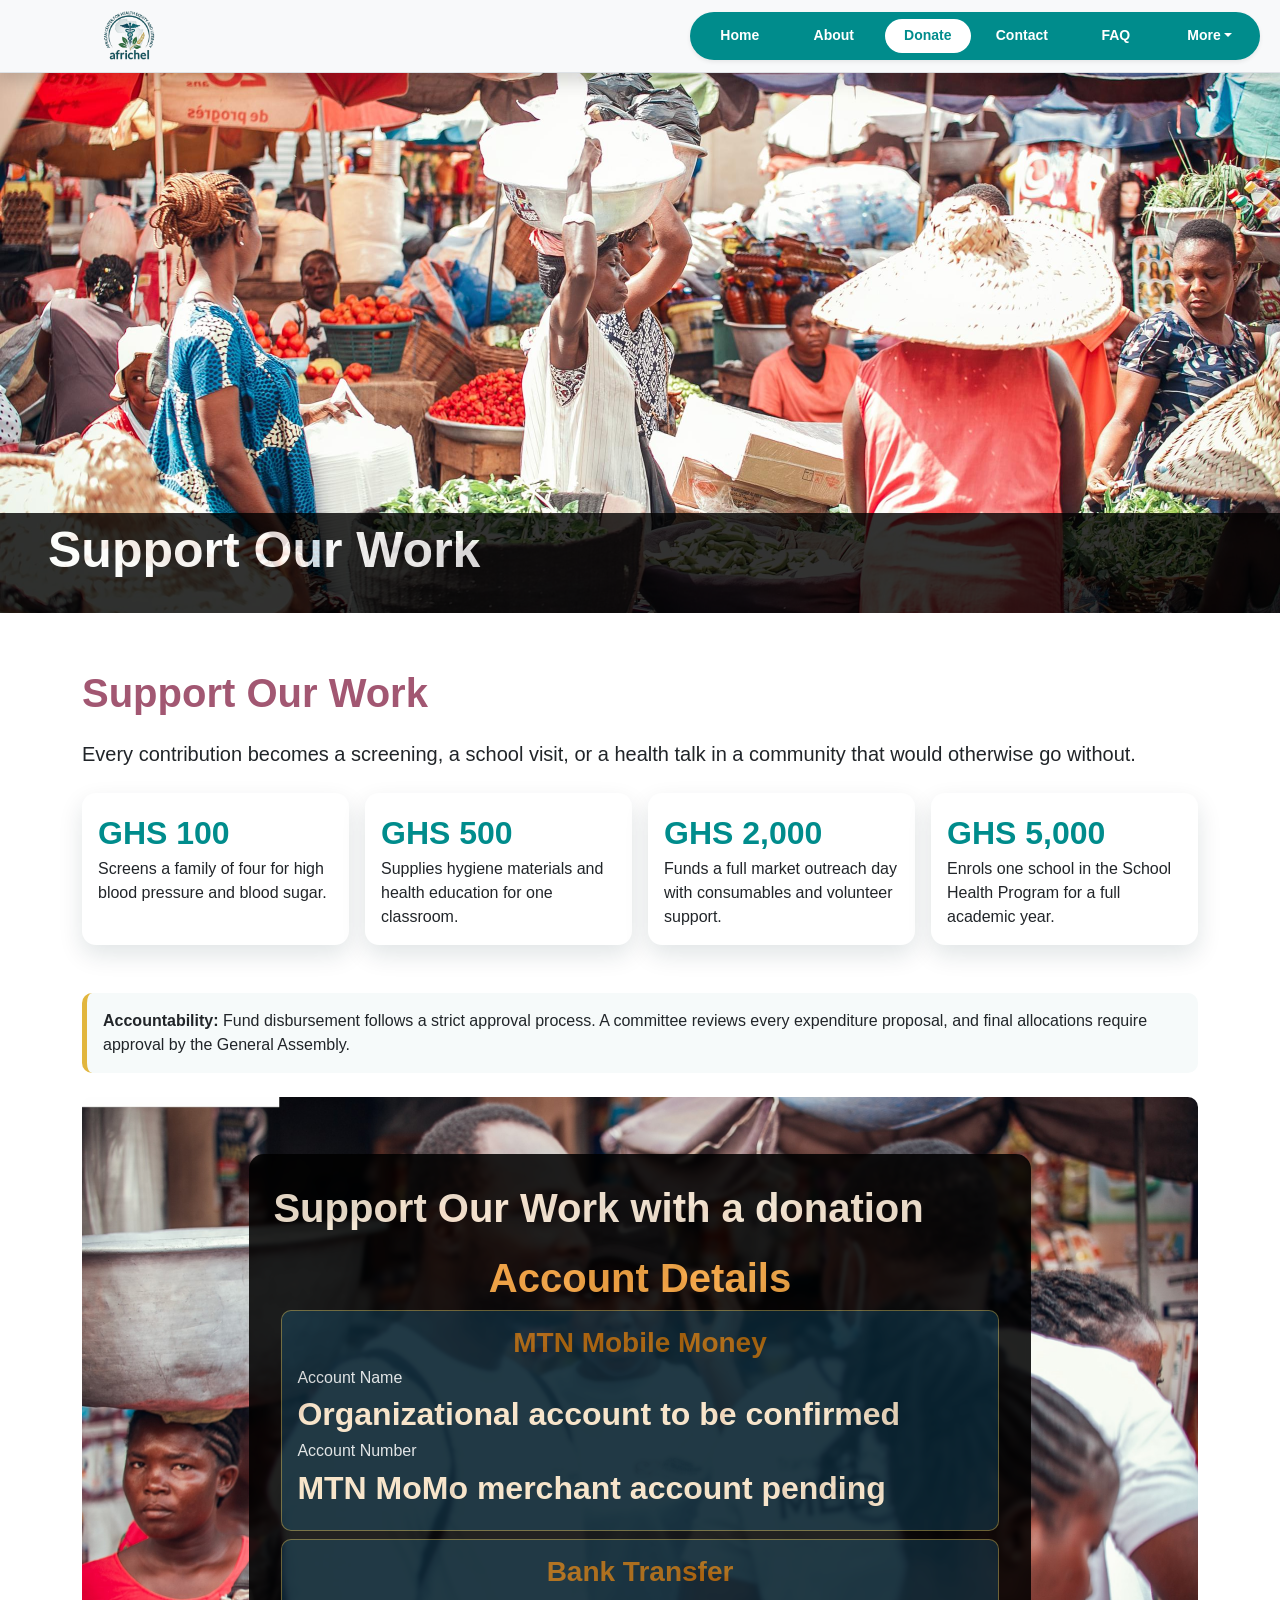
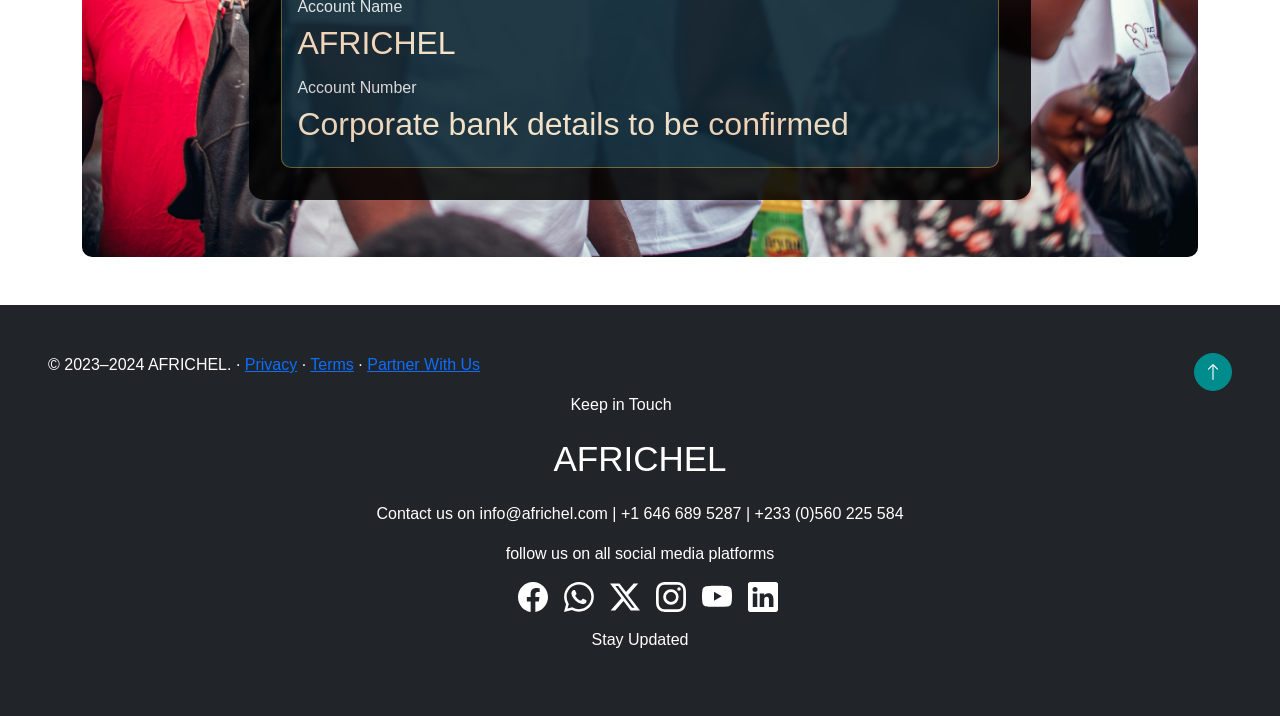
<file: donation.html>
<!DOCTYPE html>
<html lang="en">
<head>
    <meta charset="UTF-8">
    <meta name="viewport" content="width=device-width, initial-scale=1.0">
    <title>Donation</title>

    <link href="./assets/bootstrap.min.css" rel="stylesheet">

    <style>

body, html {
  height: 100%;
  margin: 0;
  font-family: Arial, Helvetica, sans-serif;
}

.hero-image {
  background-image: /* linear-gradient(rgba(0, 0, 0, 0.5), rgba(0, 0, 0, 0.5)), */ url("./assets/images/community1.jpg");
  height: 60%;
  background-position: center;
  background-repeat: no-repeat;
  background-size: cover;
  position: relative;
}

.hero-text {
  text-align: center;
  position: absolute;
  top: 50%;
  left: 50%;
  transform: translate(-50%, -50%);
  color: white;
}

.hero-text button {
  border: none;
  outline: 0;
  display: inline-block;
  padding: 10px 25px;
  color: black;
  background-color: #ddd;
  text-align: center;
  cursor: pointer;
}

.hero-text button:hover {
  background-color: #555;
  color: white;
}
      #Img{
          width: 100%;height: 300px;
    }

    @media only screen and (min-width: 768px) {
      #Img {
          width: 100%;height: 590px;
          }
      }

      #donate-div{
        background-color: rgba(0, 0, 0, 0.966);opacity: 0.9;border-radius: 15px;width: 100%;height: 90%;
      }

      @media only screen and (min-width: 768px) {
        #donate-div {
          width: 70%;height: auto;
          }
      }
  
:root { --africhel-navy:#092635; --africhel-teal:#008c8c; --africhel-teal-dark:#006f70; --africhel-gold:#e2b63d; --africhel-accent:#A25772; --africhel-light:#f6fafa; }
.bg-primary { background-color: var(--africhel-teal) !important; }
.btn-primary { --bs-btn-bg: var(--africhel-teal); --bs-btn-border-color: var(--africhel-teal); --bs-btn-hover-bg: var(--africhel-teal-dark); --bs-btn-hover-border-color: var(--africhel-teal-dark); }
.btn-warning { --bs-btn-bg: var(--africhel-gold); --bs-btn-border-color: var(--africhel-gold); --bs-btn-hover-bg: #cfa32e; --bs-btn-hover-border-color: #cfa32e; }
.brand-lockup { line-height: 1.05; }
.brand-lockup strong { display:block; color: var(--africhel-navy); font-size: 1.35rem; letter-spacing: .02em; }
.brand-lockup span { display:block; color: var(--africhel-teal); font-size: .78rem; font-weight: 700; }
.africhel-section-title { color: var(--africhel-accent); font-weight: 700; }
.nav-pills .nav-link.active { color: var(--africhel-teal) !important; }
.nav-pills .nav-link:hover { background: rgba(255,255,255,.16); }


.donation-tier-card { border: 0; border-radius: 14px; box-shadow: 0 10px 24px rgba(9,38,53,.12); height: 100%; }
.donation-tier-card .amount { color: var(--africhel-teal); font-size: 2rem; font-weight: 800; }
.donation-note { border-left: 5px solid var(--africhel-gold); background: var(--africhel-light); border-radius: 10px; }
#donate-div { backdrop-filter: blur(2px); }
.payment-card { background: rgba(9,38,53,.92); border: 1px solid rgba(226,182,61,.45) !important; }

/* AFRICHEL mobile nav polish */
#pillNav2 {
  width: 100%;
  justify-content: center;
  align-items: center;
  padding: 0.45rem !important;
  border-radius: 1.25rem !important;
}
#pillNav2 .nav-link,
#pillNav2 .dropdown-toggle {
  border: 0;
  min-width: 72px;
  padding: 0.58rem 0.9rem;
  color: #fff !important;
  background: transparent;
  font-weight: 700;
  line-height: 1.1;
  text-align: center;
}
#pillNav2 .nav-link.active {
  color: var(--africhel-teal) !important;
  background: #fff !important;
}
#pillNav2 .dropdown-toggle:hover,
#pillNav2 .dropdown-toggle:focus {
  color: #fff !important;
  background: rgba(255,255,255,.14);
}
@media (max-width: 767px) {
  #navheader header {
    padding-left: .5rem;
    padding-right: .5rem;
  }
  #navheader .brand-lockup {
    width: 100%;
    text-align: center;
    margin-bottom: .4rem;
  }
  #pillNav2 {
    display: grid !important;
    grid-template-columns: repeat(3, minmax(0, 1fr));
    gap: .35rem !important;
    border-radius: 0 0 1.35rem 1.35rem !important;
  }
  #pillNav2 .nav-item,
  #pillNav2 .dropdown {
    width: 100%;
  }
  #pillNav2 .nav-link,
  #pillNav2 .dropdown-toggle {
    width: 100%;
    min-width: 0;
    font-size: .9rem;
    white-space: nowrap;
    border-radius: 999px !important;
  }
  #pillNav2 .dropdown-menu {
    min-width: 13rem;
  }
}


/* AFRICHEL desktop nav correction */
@media (min-width: 768px) {
  #navheader header {
    align-items: center;
    flex-wrap: nowrap !important;
    padding-left: 1.25rem;
    padding-right: 1.25rem;
  }
  #navheader .brand-lockup {
    width: auto;
    text-align: left;
    margin-bottom: 0;
    margin-left: .25rem;
  }
  #pillNav2 {
    width: auto !important;
    margin-left: auto;
    border-radius: 999px !important;
  }
  #pillNav2 .nav-link,
  #pillNav2 .dropdown-toggle {
    min-width: 86px;
  }
}


/* AFRICHEL logo sizing */
.site-logo {
  display: block;
  width: auto;
  height: 58px;
  max-width: 190px;
  object-fit: contain;
}
#navheader header > a:first-child {
  min-height: 64px;
  padding-left: .5rem;
}
@media (max-width: 767px) {
  .site-logo {
    height: 46px;
    max-width: 150px;
    margin: 0 auto .25rem;
  }
  #navheader header > a:first-child {
    width: 100%;
    justify-content: center;
    min-height: 50px;
    padding-left: 0;
  }
}


/* Center logo precisely on mobile */
@media (max-width: 767px) {
  #navheader header {
    justify-content: center !important;
  }
  #navheader header > a:first-child {
    display: flex !important;
    width: 100% !important;
    margin: 0 auto .35rem !important;
    justify-content: center !important;
    align-items: center !important;
    text-align: center !important;
  }
  #navheader .site-logo {
    margin-left: auto !important;
    margin-right: auto !important;
  }
}

</style>
</head>
<body style="padding: 0px;margin: 0px;">

    <div class="bg-light shadow" id="navheader" style="margin-top: 0px;position: sticky;top: 0px;z-index: 1;">
        <header class="d-flex flex-wrap justify-content-center py-1 border-bottom">
          <a href="index.html" class="d-flex align-items-center mb-3 mb-md-0 me-md-auto link-body-emphasis text-decoration-none">
            <svg class="bi me-2" width="40" height="32"><use xlink:href="#bootstrap"/></svg>
            <img class="site-logo" src="assets/hdk-profile/africhel-logo.png" alt="AFRICHEL - Health for All">
          </a>
          <ul class="nav nav-pills nav-fill gap-2 p-1 small bg-primary rounded-5 shadow-sm align-items-center" id="pillNav2" style="--bs-nav-link-color: var(--bs-white); --bs-nav-pills-link-active-color: var(--africhel-teal); --bs-nav-pills-link-active-bg: var(--bs-white);">
            <li class="nav-item"><a class="nav-link rounded-5" href="index.html">Home</a></li>
            <li class="nav-item"><a class="nav-link rounded-5" href="about.html">About</a></li>
            <li class="nav-item"><a class="nav-link rounded-5 active" href="donation.html">Donate</a></li>
            <li class="nav-item"><a class="nav-link rounded-5" href="contact.html">Contact</a></li>
            <li class="nav-item"><a class="nav-link rounded-5" href="faq.html">FAQ</a></li>
            <li class="nav-item dropdown">
              <button class="nav-link rounded-5 dropdown-toggle" type="button" data-bs-toggle="dropdown" aria-expanded="false">More</button>
              <ul class="dropdown-menu dropdown-menu-end">
                <li><a class="dropdown-item" href="work.html">Our Work</a></li>
                <li><a class="dropdown-item" href="impact.html">Impact</a></li>
                <li><a class="dropdown-item" href="get-involved.html">Get Involved</a></li>
                <li><a class="dropdown-item" href="activities.html">Gallery</a></li>
                <li><a class="dropdown-item" href="partners.html">Partner With Us</a></li>
              </ul>
            </li>
          </ul>
        </header>
      </div>
      <!-- <div style="position: relative;
      
      color: rgb(22, 20, 20);">
        <img src="assets/images/community1.jpg" id="Img" style="" alt="">
        <div style="position: absolute;
        bottom: 0px;
        left: 0px;width: 100%;height: 100px;background-color: black; opacity: 0.8;">
            <p class="text-start ps-5" style="color: white; font-size: 50px;font-weight: bold;">Support Our Work</p>
        </div>
      </div> -->
      <div class="hero-image">
        <!-- <div class="hero-text">
          <h1 style="font-size:50px">I am John Doe</h1>
          <p>And I'm a Photographer</p>
          <button>Hire me</button>
        </div> -->
        <div style="position: absolute;
        bottom: 0px;
        left: 0px;width: 100%;height: 100px;background-color: black; opacity: 0.8;">
            <p class="text-start ps-5" style="color: white; font-size: 50px;font-weight: bold;">Support Our Work</p>
        </div>
      </div>
      <div class="container">
        <div>
            <p class="" style="font-size: 40px;font-weight: bold;margin-top: 50px;color: #A25772">Support Our Work</p>
          </div>
          <p class="lead mb-4">Every contribution becomes a screening, a school visit, or a health talk in a community that would otherwise go without.</p>
          <div class="row g-3 mb-5">
            <div class="col-md-6 col-lg-3"><div class="card donation-tier-card"><div class="card-body"><div class="amount">GHS 100</div><p class="mb-0">Screens a family of four for high blood pressure and blood sugar.</p></div></div></div>
            <div class="col-md-6 col-lg-3"><div class="card donation-tier-card"><div class="card-body"><div class="amount">GHS 500</div><p class="mb-0">Supplies hygiene materials and health education for one classroom.</p></div></div></div>
            <div class="col-md-6 col-lg-3"><div class="card donation-tier-card"><div class="card-body"><div class="amount">GHS 2,000</div><p class="mb-0">Funds a full market outreach day with consumables and volunteer support.</p></div></div></div>
            <div class="col-md-6 col-lg-3"><div class="card donation-tier-card"><div class="card-body"><div class="amount">GHS 5,000</div><p class="mb-0">Enrols one school in the School Health Program for a full academic year.</p></div></div></div>
          </div>
          <div class="donation-note p-3 mb-4"><strong>Accountability:</strong> Fund disbursement follows a strict approval process. A committee reviews every expenditure proposal, and final allocations require approval by the General Assembly.</div>

          <div class="d-flex justify-content-center align-items-center bg-dark" style="width: 100%;min-height: 760px;height: auto;padding: 40px 0;background-color:black;background-image: url('assets/images/IMG_14401.jpg');
            background-size: cover;background-position: center;background-repeat: no-repeat;border-radius: 10px;
            ">
        <div class="m-3 p-4" id="donate-div" style="">
          <p style="font-size: 40px;font-weight: bold;color: antiquewhite;">Support Our Work with a donation</p>
          <div class="text-center">
            <div class="" >
              <!-- <p class="text-start " style="font-size: 40px;font-weight: bold;color: rgba(241, 189, 77, 0.952);font-family: 'Gill Sans', 'Gill Sans MT', Calibri, 'Trebuchet MS', sans-serif;">Account Details</p> -->
              <h1 class="" style="font-weight: bold;color: rgb(247, 169, 68);font-weight: bold;">Account Details</h1>
            </div>
              
              <div class="border border-secondary payment-card" style=" padding: 15px;border-radius: 10px;margin: 8px;">
                <div>
                  <h3 class="" style="color: rgb(170, 101, 11);font-weight: bold;">MTN Mobile Money</h3>
                  <!-- <p class="text-white text-start" style="font-size: 30px; font-family: 'Gill Sans', 'Gill Sans MT', Calibri, 'Trebuchet MS', sans-serif;">Account Name: <span>Hassan </span></p> -->
                  <div class="text-start">
                    <h6 class="" style="color: rgba(255, 255, 255, 0.87) ">Account Name</h6>
                    <h2 class="" style="font-weight: bold;color: rgb(248, 227, 198) ">Organizational account to be confirmed</h2>
                    <!-- <strong><p class="text-white text-start" style="font-size: 30px;font-family: 'Gill Sans', 'Gill Sans MT', Calibri, 'Trebuchet MS', sans-serif;">Number: <span>Hassan </span></p></strong> -->
                    <h6 class="mt-2" style="color: rgba(255, 255, 255, 0.87) ">Account Number</h6>
                    <h2 class="" style="font-weight: bold;color: rgb(248, 227, 198)">MTN MoMo merchant account pending</h2>
                   </div>
                  </div>
              </div>
             <!-- <strong style="font-size: 25px;font-family: 'Gill Sans', 'Gill Sans MT', Calibri, 'Trebuchet MS', sans-serif;"><p class="text-white text-start">Bank Transfer</p></strong>
             <p class="text-white text-start" style="font-family: 'Gill Sans', 'Gill Sans MT', Calibri, 'Trebuchet MS', sans-serif;">Account Details</p>
              -->
              <div class="border border-secondary payment-card" style="padding: 15px;border-radius: 10px;margin: 8px;">
                <h3 class="" style="font-weight: bold;color: rgb(170, 101, 11);">Bank Transfer</h3>
              <div>
                <!-- <p class="text-white text-start" style="font-family: 'Gill Sans', 'Gill Sans MT', Calibri, 'Trebuchet MS', sans-serif;">ECO BANK</p>  -->
                <div class="text-start">

                  <div class="text-start">
                    <h6 class="" style="color: rgba(255, 255, 255, 0.87) ">Account Name</h6>
                    <h2 class="" style="color: rgb(248, 227, 198)">AFRICHEL</h2>
                    <!-- <p class="text-white text-start" style="font-family: 'Gill Sans', 'Gill Sans MT', Calibri, 'Trebuchet MS', sans-serif;">Account Name: <span>Hassan </span></p> -->
                    <h6 class="mt-3" style="color: rgba(255, 255, 255, 0.87) ">Account Number</h6>
                    <h2 class="" style="color: rgb(248, 227, 198)">Corporate bank details to be confirmed</h2>
                 </div>
                </div>
            </div>
  
          </div>
        </div>
      </div>
      </div>
    </div>


      <footer class="bg-dark text-white p-5 mt-5">
        <p class="float-end"><a class="btn btn-primary btn-sm rounded-circle d-inline-flex align-items-center justify-content-center" href="#navheader" role="button" aria-label="Back to top" style="width: 38px;height: 38px;"><svg xmlns="http://www.w3.org/2000/svg" width="18" height="18" fill="currentColor" class="bi bi-arrow-up" viewBox="0 0 16 16" aria-hidden="true" focusable="false"><path fill-rule="evenodd" d="M8 15a.5.5 0 0 0 .5-.5V2.707l3.146 3.147a.5.5 0 0 0 .708-.708l-4-4a.5.5 0 0 0-.708 0l-4 4a.5.5 0 1 0 .708.708L7.5 2.707V14.5a.5.5 0 0 0 .5.5z"/></svg></a></p>
        <p>&copy; 2023–2024 AFRICHEL. &middot; <a href="privacy.html">Privacy</a> &middot; <a href="terms.html">Terms</a> &middot; <a href="partners.html">Partner With Us</a></p>
        <div class="text-center">
          <p>Keep in Touch </p>
          <p style="font-size: 35px">AFRICHEL</p>
          <p>Contact us on info@africhel.com | +1 646 689 5287 | +233 (0)560 225 584 </p>
          <p>follow us on all social media platforms</p>
        </div>
        <div class="d-flex justify-content-center">
          <ul class="list-unstyled d-flex bg-dark text-white">
            <!-- <li class="ms-3"><a class="link -body-emphasis" href="mailto:info@africhel.com"><svg class="bi" width="24" height="24"><use xlink:href="#twitter"/></svg></a></li>
            <li class="ms-3"><a class="link-body-emphasis" href="mailto:info@africhel.com"><svg class="bi" width="24" height="24"><use xlink:href="#instagram"/></svg></a></li>
            <li class="ms-3"><a class="link-body-emphasis" href="mailto:info@africhel.com"><svg class="bi" width="24" height="24"><use xlink:href="#facebook"/></svg></a></li> -->
            
            <li class="ms-3"><a class="text-white" href="mailto:info@africhel.com"><svg xmlns="http://www.w3.org/2000/svg" width="30" height="30" fill="currentColor" class="bi bi-facebook" viewBox="0 0 16 16">
              <path d="M16 8.049c0-4.446-3.582-8.05-8-8.05C3.58 0-.002 3.603-.002 8.05c0 4.017 2.926 7.347 6.75 7.951v-5.625h-2.03V8.05H6.75V6.275c0-2.017 1.195-3.131 3.022-3.131.876 0 1.791.157 1.791.157v1.98h-1.009c-.993 0-1.303.621-1.303 1.258v1.51h2.218l-.354 2.326H9.25V16c3.824-.604 6.75-3.934 6.75-7.951"/>
            </svg></a></li>
            <li class="ms-3"><a class="text-white" href="mailto:info@africhel.com"><svg xmlns="http://www.w3.org/2000/svg" width="30" height="30" fill="currentColor" class="bi bi-whatsapp" viewBox="0 0 16 16">
              <path d="M13.601 2.326A7.854 7.854 0 0 0 7.994 0C3.627 0 .068 3.558.064 7.926c0 1.399.366 2.76 1.057 3.965L0 16l4.204-1.102a7.933 7.933 0 0 0 3.79.965h.004c4.368 0 7.926-3.558 7.93-7.93A7.898 7.898 0 0 0 13.6 2.326zM7.994 14.521a6.573 6.573 0 0 1-3.356-.92l-.24-.144-2.494.654.666-2.433-.156-.251a6.56 6.56 0 0 1-1.007-3.505c0-3.626 2.957-6.584 6.591-6.584a6.56 6.56 0 0 1 4.66 1.931 6.557 6.557 0 0 1 1.928 4.66c-.004 3.639-2.961 6.592-6.592 6.592zm3.615-4.934c-.197-.099-1.17-.578-1.353-.646-.182-.065-.315-.099-.445.099-.133.197-.513.646-.627.775-.114.133-.232.148-.43.05-.197-.1-.836-.308-1.592-.985-.59-.525-.985-1.175-1.103-1.372-.114-.198-.011-.304.088-.403.087-.088.197-.232.296-.346.1-.114.133-.198.198-.33.065-.134.034-.248-.015-.347-.05-.099-.445-1.076-.612-1.47-.16-.389-.323-.335-.445-.34-.114-.007-.247-.007-.38-.007a.729.729 0 0 0-.529.247c-.182.198-.691.677-.691 1.654 0 .977.71 1.916.81 2.049.098.133 1.394 2.132 3.383 2.992.47.205.84.326 1.129.418.475.152.904.129 1.246.08.38-.058 1.171-.48 1.338-.943.164-.464.164-.86.114-.943-.049-.084-.182-.133-.38-.232z"/>
            </svg></a>
            </li>
            <li class="ms-3"><a class="text-white" href="mailto:info@africhel.com"><svg xmlns="http://www.w3.org/2000/svg" width="30" height="30" fill="currentColor" class="bi bi-twitter-x" viewBox="0 0 16 16">
              <path d="M12.6.75h2.454l-5.36 6.142L16 15.25h-4.937l-3.867-5.07-4.425 5.07H.316l5.733-6.57L0 .75h5.063l3.495 4.633L12.601.75Zm-.86 13.028h1.36L4.323 2.145H2.865l8.875 11.633Z"/>
            </svg></a>
            </li>
            <li class="ms-3"><a class="text-white" href="mailto:info@africhel.com"><svg xmlns="http://www.w3.org/2000/svg" width="30" height="30" fill="currentColor" class="bi bi-instagram" viewBox="0 0 16 16">
              <path d="M8 0C5.829 0 5.556.01 4.703.048 3.85.088 3.269.222 2.76.42a3.917 3.917 0 0 0-1.417.923A3.927 3.927 0 0 0 .42 2.76C.222 3.268.087 3.85.048 4.7.01 5.555 0 5.827 0 8.001c0 2.172.01 2.444.048 3.297.04.852.174 1.433.372 1.942.205.526.478.972.923 1.417.444.445.89.719 1.416.923.51.198 1.09.333 1.942.372C5.555 15.99 5.827 16 8 16s2.444-.01 3.298-.048c.851-.04 1.434-.174 1.943-.372a3.916 3.916 0 0 0 1.416-.923c.445-.445.718-.891.923-1.417.197-.509.332-1.09.372-1.942C15.99 10.445 16 10.173 16 8s-.01-2.445-.048-3.299c-.04-.851-.175-1.433-.372-1.941a3.926 3.926 0 0 0-.923-1.417A3.911 3.911 0 0 0 13.24.42c-.51-.198-1.092-.333-1.943-.372C10.443.01 10.172 0 7.998 0h.003zm-.717 1.442h.718c2.136 0 2.389.007 3.232.046.78.035 1.204.166 1.486.275.373.145.64.319.92.599.28.28.453.546.598.92.11.281.24.705.275 1.485.039.843.047 1.096.047 3.231s-.008 2.389-.047 3.232c-.035.78-.166 1.203-.275 1.485a2.47 2.47 0 0 1-.599.919c-.28.28-.546.453-.92.598-.28.11-.704.24-1.485.276-.843.038-1.096.047-3.232.047s-2.39-.009-3.233-.047c-.78-.036-1.203-.166-1.485-.276a2.478 2.478 0 0 1-.92-.598 2.48 2.48 0 0 1-.6-.92c-.109-.281-.24-.705-.275-1.485-.038-.843-.046-1.096-.046-3.233 0-2.136.008-2.388.046-3.231.036-.78.166-1.204.276-1.486.145-.373.319-.64.599-.92.28-.28.546-.453.92-.598.282-.11.705-.24 1.485-.276.738-.034 1.024-.044 2.515-.045v.002zm4.988 1.328a.96.96 0 1 0 0 1.92.96.96 0 0 0 0-1.92zm-4.27 1.122a4.109 4.109 0 1 0 0 8.217 4.109 4.109 0 0 0 0-8.217zm0 1.441a2.667 2.667 0 1 1 0 5.334 2.667 2.667 0 0 1 0-5.334"/>
            </svg></a>
            </li>
            <li class="ms-3">
                <svg xmlns="http://www.w3.org/2000/svg" width="30" height="30" fill="currentColor" class="bi bi-youtube" viewBox="0 0 16 16">
                    <path d="M8.051 1.999h.089c.822.003 4.987.033 6.11.335a2.01 2.01 0 0 1 1.415 1.42c.101.38.172.883.22 1.402l.01.104.022.26.008.104c.065.914.073 1.77.074 1.957v.075c-.001.194-.01 1.108-.082 2.06l-.008.105-.009.104c-.05.572-.124 1.14-.235 1.558a2.007 2.007 0 0 1-1.415 1.42c-1.16.312-5.569.334-6.18.335h-.142c-.309 0-1.587-.006-2.927-.052l-.17-.006-.087-.004-.171-.007-.171-.007c-1.11-.049-2.167-.128-2.654-.26a2.007 2.007 0 0 1-1.415-1.419c-.111-.417-.185-.986-.235-1.558L.09 9.82l-.008-.104A31.4 31.4 0 0 1 0 7.68v-.123c.002-.215.01-.958.064-1.778l.007-.103.003-.052.008-.104.022-.26.01-.104c.048-.519.119-1.023.22-1.402a2.007 2.007 0 0 1 1.415-1.42c.487-.13 1.544-.21 2.654-.26l.17-.007.172-.006.086-.003.171-.007A99.788 99.788 0 0 1 7.858 2h.193zM6.4 5.209v4.818l4.157-2.408z"/>
                  </svg>
            </li>
            <li class="ms-3">
                <svg xmlns="http://www.w3.org/2000/svg" width="30" height="30" fill="currentColor" class="bi bi-linkedin" viewBox="0 0 16 16">
                    <path d="M0 1.146C0 .513.526 0 1.175 0h13.65C15.474 0 16 .513 16 1.146v13.708c0 .633-.526 1.146-1.175 1.146H1.175C.526 16 0 15.487 0 14.854V1.146zm4.943 12.248V6.169H2.542v7.225h2.401m-1.2-8.212c.837 0 1.358-.554 1.358-1.248-.015-.709-.52-1.248-1.342-1.248-.822 0-1.359.54-1.359 1.248 0 .694.521 1.248 1.327 1.248h.016zm4.908 8.212V9.359c0-.216.016-.432.08-.586.173-.431.568-.878 1.232-.878.869 0 1.216.662 1.216 1.634v3.865h2.401V9.25c0-2.22-1.184-3.252-2.764-3.252-1.274 0-1.845.7-2.165 1.193v.025h-.016a5.54 5.54 0 0 1 .016-.025V6.169h-2.4c.03.678 0 7.225 0 7.225h2.4"/>
                  </svg>
            </li>
          </ul>
        </div>
        <div class="text-center">
            <p>Stay Updated</p>
        </div>
        
      </footer>
    
</body>
</html>
</file>
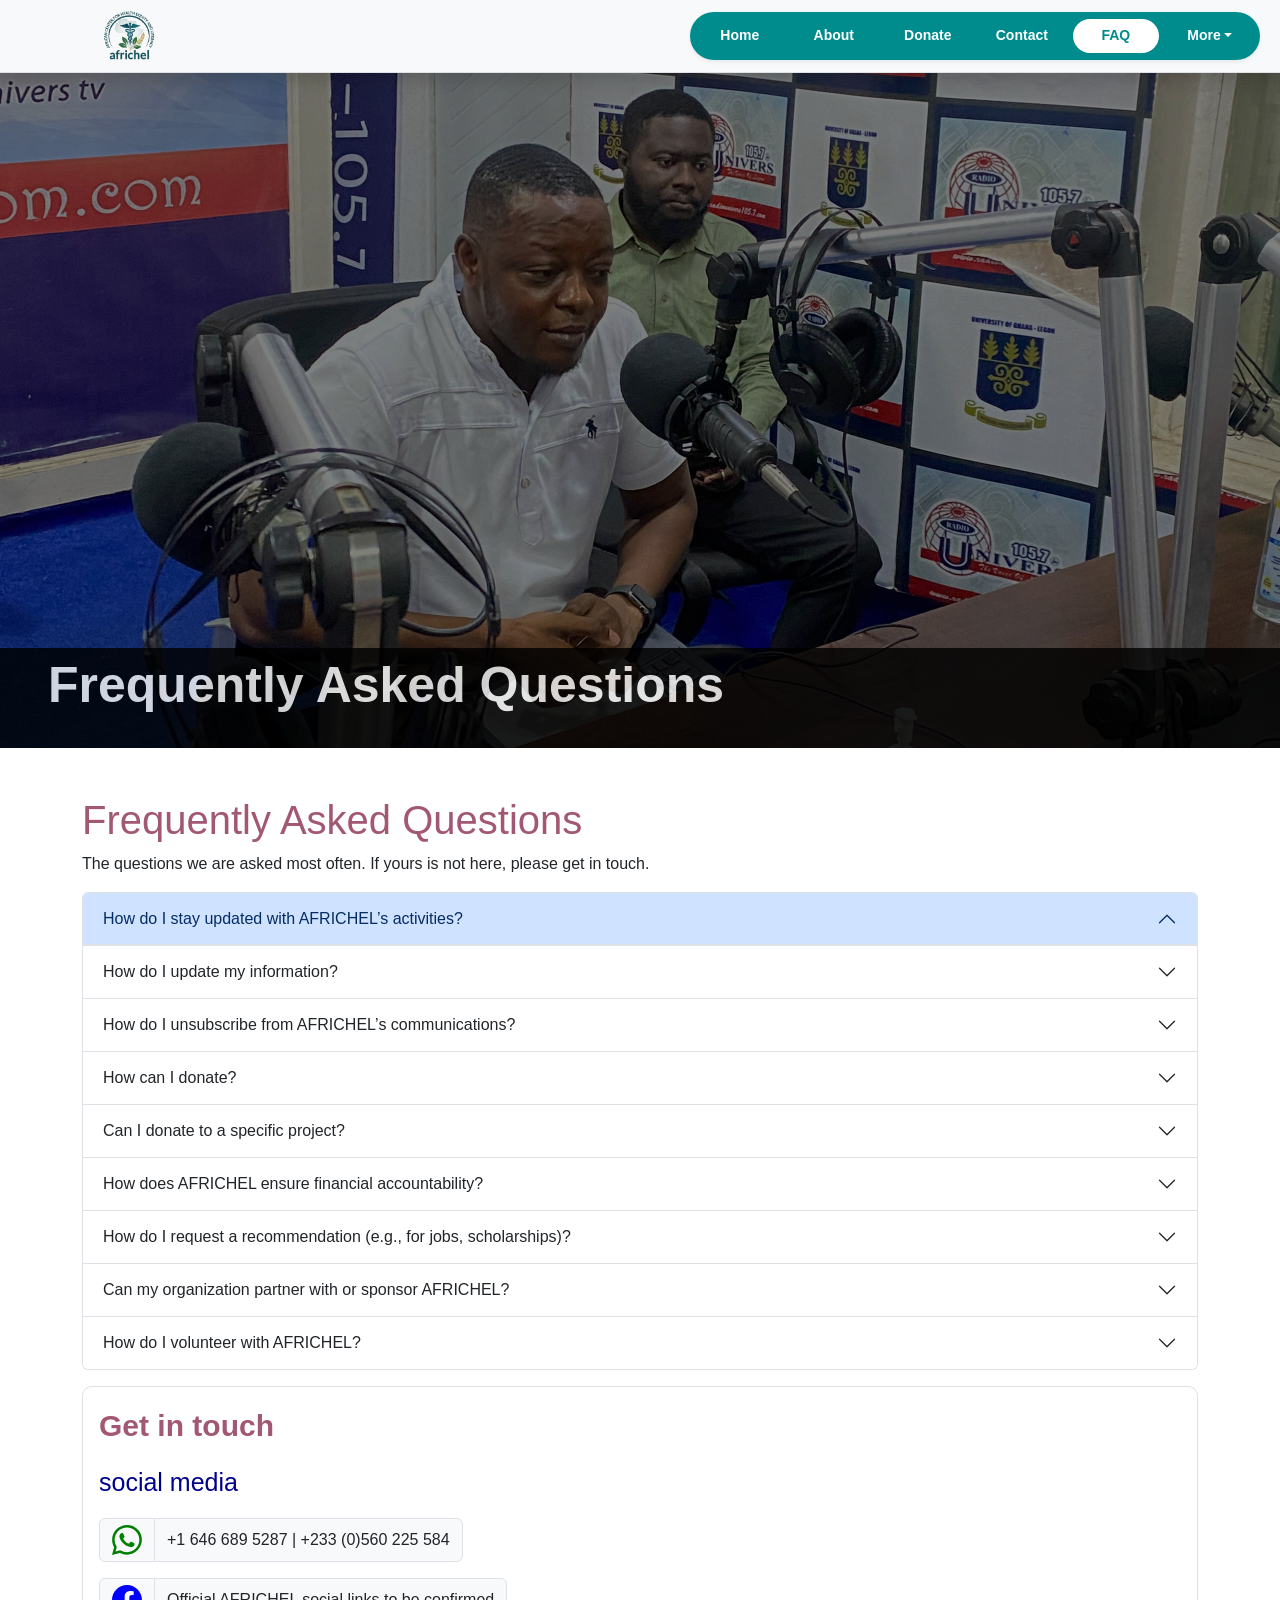
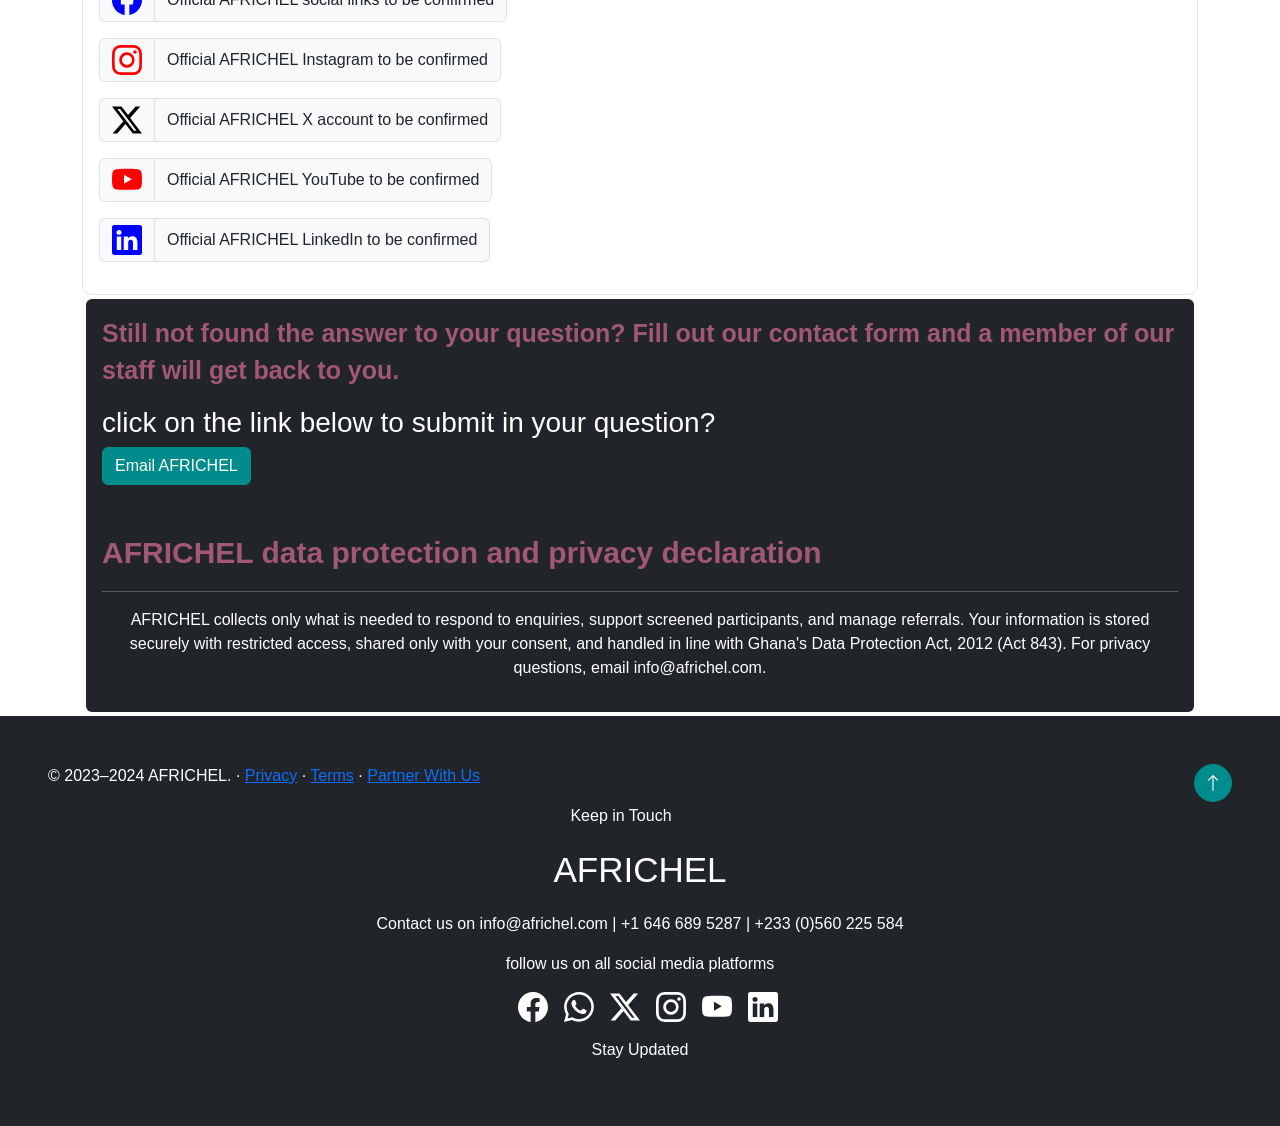
<file: faq.html>
<!DOCTYPE html>
<html lang="en">
<head>
    <meta charset="UTF-8">
    <meta name="viewport" content="width=device-width, initial-scale=1.0">
    <title>Frequently Asked Questions</title>

    <link href="./assets/bootstrap.min.css" rel="stylesheet">
    <style>

body, html {
  height: 100%;
  margin: 0;
  font-family: Arial, Helvetica, sans-serif;
}

.hero-image {
  background-image: linear-gradient(rgba(0, 0, 0, 0.5), rgba(0, 0, 0, 0.5)), url("./assets/images/advocacy1.jpg");
  height: 75%;
  background-position: center;
  background-repeat: no-repeat;
  background-size: cover;
  position: relative;
}

.hero-text {
  text-align: center;
  position: absolute;
  top: 50%;
  left: 50%;
  transform: translate(-50%, -50%);
  color: white;
}

.hero-text button {
  border: none;
  outline: 0;
  display: inline-block;
  padding: 10px 25px;
  color: black;
  background-color: #ddd;
  text-align: center;
  cursor: pointer;
}

.hero-text button:hover {
  background-color: #555;
  color: white;
}
      #Img{
          width: 100%;height: 300px;
    }

    @media only screen and (min-width: 768px) {
      #Img {
          width: 100%;height: 590px;
          }
      }

      @media only screen and (min-width: 1024px) {
  /* Your styles for large screens go here */
        #Img {
                width: 100%;height: 590px;
                }
      }
      #hero-faq{
        color: white; font-size: 30px;font-weight: bold;
      }

      @media only screen and (min-width: 768px) {
            #hero-faq {
                font-size: 50px;
            }
        }
  
:root { --africhel-navy:#092635; --africhel-teal:#008c8c; --africhel-teal-dark:#006f70; --africhel-gold:#e2b63d; --africhel-accent:#A25772; --africhel-light:#f6fafa; }
.bg-primary { background-color: var(--africhel-teal) !important; }
.btn-primary { --bs-btn-bg: var(--africhel-teal); --bs-btn-border-color: var(--africhel-teal); --bs-btn-hover-bg: var(--africhel-teal-dark); --bs-btn-hover-border-color: var(--africhel-teal-dark); }
.btn-warning { --bs-btn-bg: var(--africhel-gold); --bs-btn-border-color: var(--africhel-gold); --bs-btn-hover-bg: #cfa32e; --bs-btn-hover-border-color: #cfa32e; }
.brand-lockup { line-height: 1.05; }
.brand-lockup strong { display:block; color: var(--africhel-navy); font-size: 1.35rem; letter-spacing: .02em; }
.brand-lockup span { display:block; color: var(--africhel-teal); font-size: .78rem; font-weight: 700; }
.africhel-section-title { color: var(--africhel-accent); font-weight: 700; }
.nav-pills .nav-link.active { color: var(--africhel-teal) !important; }
.nav-pills .nav-link:hover { background: rgba(255,255,255,.16); }


/* AFRICHEL mobile nav polish */
#pillNav2 {
  width: 100%;
  justify-content: center;
  align-items: center;
  padding: 0.45rem !important;
  border-radius: 1.25rem !important;
}
#pillNav2 .nav-link,
#pillNav2 .dropdown-toggle {
  border: 0;
  min-width: 72px;
  padding: 0.58rem 0.9rem;
  color: #fff !important;
  background: transparent;
  font-weight: 700;
  line-height: 1.1;
  text-align: center;
}
#pillNav2 .nav-link.active {
  color: var(--africhel-teal) !important;
  background: #fff !important;
}
#pillNav2 .dropdown-toggle:hover,
#pillNav2 .dropdown-toggle:focus {
  color: #fff !important;
  background: rgba(255,255,255,.14);
}
@media (max-width: 767px) {
  #navheader header {
    padding-left: .5rem;
    padding-right: .5rem;
  }
  #navheader .brand-lockup {
    width: 100%;
    text-align: center;
    margin-bottom: .4rem;
  }
  #pillNav2 {
    display: grid !important;
    grid-template-columns: repeat(3, minmax(0, 1fr));
    gap: .35rem !important;
    border-radius: 0 0 1.35rem 1.35rem !important;
  }
  #pillNav2 .nav-item,
  #pillNav2 .dropdown {
    width: 100%;
  }
  #pillNav2 .nav-link,
  #pillNav2 .dropdown-toggle {
    width: 100%;
    min-width: 0;
    font-size: .9rem;
    white-space: nowrap;
    border-radius: 999px !important;
  }
  #pillNav2 .dropdown-menu {
    min-width: 13rem;
  }
}


/* AFRICHEL desktop nav correction */
@media (min-width: 768px) {
  #navheader header {
    align-items: center;
    flex-wrap: nowrap !important;
    padding-left: 1.25rem;
    padding-right: 1.25rem;
  }
  #navheader .brand-lockup {
    width: auto;
    text-align: left;
    margin-bottom: 0;
    margin-left: .25rem;
  }
  #pillNav2 {
    width: auto !important;
    margin-left: auto;
    border-radius: 999px !important;
  }
  #pillNav2 .nav-link,
  #pillNav2 .dropdown-toggle {
    min-width: 86px;
  }
}


/* AFRICHEL logo sizing */
.site-logo {
  display: block;
  width: auto;
  height: 58px;
  max-width: 190px;
  object-fit: contain;
}
#navheader header > a:first-child {
  min-height: 64px;
  padding-left: .5rem;
}
@media (max-width: 767px) {
  .site-logo {
    height: 46px;
    max-width: 150px;
    margin: 0 auto .25rem;
  }
  #navheader header > a:first-child {
    width: 100%;
    justify-content: center;
    min-height: 50px;
    padding-left: 0;
  }
}


/* Center logo precisely on mobile */
@media (max-width: 767px) {
  #navheader header {
    justify-content: center !important;
  }
  #navheader header > a:first-child {
    display: flex !important;
    width: 100% !important;
    margin: 0 auto .35rem !important;
    justify-content: center !important;
    align-items: center !important;
    text-align: center !important;
  }
  #navheader .site-logo {
    margin-left: auto !important;
    margin-right: auto !important;
  }
}

</style>
</head>
<body class="" style="padding: 0px;margin: 0px;">
    <div class="bg-light shadow" id="navheader" style="margin-top: 0px;position: sticky;top: 0px;z-index: 1;">
        <header class="d-flex flex-wrap justify-content-center py-1 border-bottom">
          <a href="index.html" class="d-flex align-items-center mb-3 mb-md-0 me-md-auto link-body-emphasis text-decoration-none">
            <svg class="bi me-2" width="40" height="32"><use xlink:href="#bootstrap"/></svg>
            <img class="site-logo" src="assets/hdk-profile/africhel-logo.png" alt="AFRICHEL - Health for All">
          </a>
          <ul class="nav nav-pills nav-fill gap-2 p-1 small bg-primary rounded-5 shadow-sm align-items-center" id="pillNav2" style="--bs-nav-link-color: var(--bs-white); --bs-nav-pills-link-active-color: var(--africhel-teal); --bs-nav-pills-link-active-bg: var(--bs-white);">
            <li class="nav-item"><a class="nav-link rounded-5" href="index.html">Home</a></li>
            <li class="nav-item"><a class="nav-link rounded-5" href="about.html">About</a></li>
            <li class="nav-item"><a class="nav-link rounded-5" href="donation.html">Donate</a></li>
            <li class="nav-item"><a class="nav-link rounded-5" href="contact.html">Contact</a></li>
            <li class="nav-item"><a class="nav-link rounded-5 active" href="faq.html">FAQ</a></li>
            <li class="nav-item dropdown">
              <button class="nav-link rounded-5 dropdown-toggle" type="button" data-bs-toggle="dropdown" aria-expanded="false">More</button>
              <ul class="dropdown-menu dropdown-menu-end">
                <li><a class="dropdown-item" href="work.html">Our Work</a></li>
                <li><a class="dropdown-item" href="impact.html">Impact</a></li>
                <li><a class="dropdown-item" href="get-involved.html">Get Involved</a></li>
                <li><a class="dropdown-item" href="activities.html">Gallery</a></li>
                <li><a class="dropdown-item" href="partners.html">Partner With Us</a></li>
              </ul>
            </li>
          </ul>
        </header>
      </div>
      <!-- <div style="position: relative;
      
      color: rgb(22, 20, 20);">
        <img src="assets/images/advocacy.jpg" id="Img" style="" alt="">
        <div style="position: absolute;
        bottom: 0px;
        left: 0px;width: 100%;height: 100px;background-color: black; opacity: 0.8;">
            <p class="text-start ps-5" id="hero-faq" style="">Frequently Asked Questions</p>
        </div>
      </div> -->
      <div class="hero-image">
        <!-- <div class="hero-text">
          <h1 style="font-size:50px">I am John Doe</h1>
          <p>And I'm a Photographer</p>
          <button>Hire me</button>
        </div> -->
        <div style="position: absolute;
        bottom: 0px;
        left: 0px;width: 100%;height: 100px;background-color: black; opacity: 0.8;">
            <p class="text-start ps-5" id="hero-faq" style="">Frequently Asked Questions</p>
        </div>
      </div>
    <div class="container mt-5">
        <h1 style="color: #A25772">Frequently Asked Questions</h1>
        <p>The questions we are asked most often. If yours is not here, please get in touch.</p>
        <div class="accordion" id="accordionExample">
            <div class="accordion-item">
              <h2 class="accordion-header">
                <button class="accordion-button " type="button" data-bs-toggle="collapse" data-bs-target="#collapseOne" aria-expanded="false" aria-controls="collapseOne">
                    How do I stay updated with AFRICHEL’s activities?

                </button>
              </h2>
              <div id="collapseOne" class="accordion-collapse collapse " data-bs-parent="#accordionExample">
                <div class="accordion-body">
                  Subscribe to our newsletter, follow our official social media accounts when they are published, and check the gallery page for outreach updates.  

                </div>
              </div>
            </div>
            <div class="accordion-item">
              <h2 class="accordion-header">
                <button class="accordion-button collapsed" type="button" data-bs-toggle="collapse" data-bs-target="#collapseTwo" aria-expanded="false" aria-controls="collapseTwo">
                    How do I update my information?
                </button>
              </h2>
              <div id="collapseTwo" class="accordion-collapse collapse" data-bs-parent="#accordionExample">
                <div class="accordion-body">
                  Contact us through the same channel you registered with, or email info@africhel.com so we can update your details securely. 
                </div>
              </div>
            </div>
            <div class="accordion-item">
              <h2 class="accordion-header">
                <button class="accordion-button collapsed" type="button" data-bs-toggle="collapse" data-bs-target="#collapseThree" aria-expanded="false" aria-controls="collapseThree">
                    How do I unsubscribe from AFRICHEL’s communications? 
                </button>
              </h2>
              <div id="collapseThree" class="accordion-collapse collapse" data-bs-parent="#accordionExample">
                <div class="accordion-body">
                  Click the Manage subscription link at the bottom of any AFRICHEL email and follow the steps.  
                </div>
              </div>
            </div>
            <div class="accordion-item">
                <h2 class="accordion-header">
                  <button class="accordion-button collapsed" type="button" data-bs-toggle="collapse" data-bs-target="#collapseFour" aria-expanded="false" aria-controls="collapseThree">
                    How can I donate?
                  </button>
                </h2>
                <div id="collapseFour" class="accordion-collapse collapse" data-bs-parent="#accordionExample">
                  <div class="accordion-body">
                   Visit our Donate page for current giving options. Organizational MoMo, bank, and online payment details will be published once confirmed.   
                  </div>
                </div>
              </div>
              <div class="accordion-item">
                <h2 class="accordion-header">
                  <button class="accordion-button collapsed" type="button" data-bs-toggle="collapse" data-bs-target="#collapseFive" aria-expanded="false" aria-controls="collapseThree">
                    Can I donate to a specific project?
                  </button>
                </h2>
                <div id="collapseFive" class="accordion-collapse collapse" data-bs-parent="#accordionExample">
                  <div class="accordion-body">
                    Yes. You can support a specific program such as school health, community screening, mental health awareness, or maternal and child health. Designated donations are allocated as specified.  

                  </div>
                </div>
              </div>
              <div class="accordion-item">
                <h2 class="accordion-header">
                  <button class="accordion-button collapsed" type="button" data-bs-toggle="collapse" data-bs-target="#collapseSix" aria-expanded="false" aria-controls="collapseSix">
                     How does AFRICHEL ensure financial accountability?

                  </button>
                </h2>
                <div id="collapseSix" class="accordion-collapse collapse" data-bs-parent="#accordionExample">
                  <div class="accordion-body">
                    Fund disbursement follows a strict approval process. A committee reviews all expenditure proposals, and final allocations require approval by the General Assembly. 

                  </div>
                </div>
              </div>
              <div class="accordion-item">
                <h2 class="accordion-header">
                  <button class="accordion-button collapsed" type="button" data-bs-toggle="collapse" data-bs-target="#collapseSeven" aria-expanded="false" aria-controls="collapseSeven">
                    How do I request a recommendation (e.g., for jobs, scholarships)?
                  </button>
                </h2>
                <div id="collapseSeven" class="accordion-collapse collapse" data-bs-parent="#accordionExample">
                  <div class="accordion-body">
                    Submit your request through your assigned AFRICHEL mentor or counsellor. They are your primary contact and can advise directly.  
                  </div>
                </div>
              </div>
              <div class="accordion-item">
                <h2 class="accordion-header">
                  <button class="accordion-button collapsed" type="button" data-bs-toggle="collapse" data-bs-target="#collapseEight" aria-expanded="false" aria-controls="collapseEight">
                     Can my organization partner with or sponsor AFRICHEL?
                  </button>
                </h2>
                <div id="collapseEight" class="accordion-collapse collapse" data-bs-parent="#accordionExample">
                  <div class="accordion-body">
                  For partnerships or sponsorships, email info@africhel.com or call +1 646 689 5287 / +233 (0)560 225 584. We partner with government agencies, district health directorates, education offices, universities, NGOs, and companies.
                  </div>
                </div>
              </div>
              <div class="accordion-item">
                <h2 class="accordion-header">
                  <button class="accordion-button collapsed" type="button" data-bs-toggle="collapse" data-bs-target="#collapse9" aria-expanded="false" aria-controls="collapse9">
                    How do I volunteer with AFRICHEL?
                  </button>
                </h2>
                <div id="collapse9" class="accordion-collapse collapse" data-bs-parent="#accordionExample">
                  <div class="accordion-body">
                    Fill out and submit our Volunteer Application Form, Access the form here:
                  </div>
                </div>
              </div>

            </div>
            
            <div class="mt-3 p-3 border" style="border-radius: 10px;">
                <p style="font-size: 30px;font-weight: bold;color: #A25772">Get in touch</p>
                <p style="font-size: 25px;color:darkblue">social media</p>

                <div class="">

                  <div class="input-group mb-3">
                    <span class="input-group-text" id="basic-addon1"><a class="text-primary" href="mailto:info@africhel.com"><svg xmlns="http://www.w3.org/2000/svg" width="30" height="30" fill="green" class="bi bi-whatsapp" viewBox="0 0 16 16">
                      <path d="M13.601 2.326A7.854 7.854 0 0 0 7.994 0C3.627 0 .068 3.558.064 7.926c0 1.399.366 2.76 1.057 3.965L0 16l4.204-1.102a7.933 7.933 0 0 0 3.79.965h.004c4.368 0 7.926-3.558 7.93-7.93A7.898 7.898 0 0 0 13.6 2.326zM7.994 14.521a6.573 6.573 0 0 1-3.356-.92l-.24-.144-2.494.654.666-2.433-.156-.251a6.56 6.56 0 0 1-1.007-3.505c0-3.626 2.957-6.584 6.591-6.584a6.56 6.56 0 0 1 4.66 1.931 6.557 6.557 0 0 1 1.928 4.66c-.004 3.639-2.961 6.592-6.592 6.592zm3.615-4.934c-.197-.099-1.17-.578-1.353-.646-.182-.065-.315-.099-.445.099-.133.197-.513.646-.627.775-.114.133-.232.148-.43.05-.197-.1-.836-.308-1.592-.985-.59-.525-.985-1.175-1.103-1.372-.114-.198-.011-.304.088-.403.087-.088.197-.232.296-.346.1-.114.133-.198.198-.33.065-.134.034-.248-.015-.347-.05-.099-.445-1.076-.612-1.47-.16-.389-.323-.335-.445-.34-.114-.007-.247-.007-.38-.007a.729.729 0 0 0-.529.247c-.182.198-.691.677-.691 1.654 0 .977.71 1.916.81 2.049.098.133 1.394 2.132 3.383 2.992.47.205.84.326 1.129.418.475.152.904.129 1.246.08.38-.058 1.171-.48 1.338-.943.164-.464.164-.86.114-.943-.049-.084-.182-.133-.38-.232z"/>
                    </svg></a></span>
                    <span class="input-group-text" id="basic-addon1">+1 646 689 5287 | +233 (0)560 225 584</span>
                  </div>

                  <div class="input-group mb-3">
                    <span class="input-group-text" id="basic-addon1"><a class="text-primary" href="mailto:info@africhel.com"><svg xmlns="http://www.w3.org/2000/svg" width="30" height="30" fill="blue" class="bi bi-facebook" viewBox="0 0 16 16">
                      <path d="M16 8.049c0-4.446-3.582-8.05-8-8.05C3.58 0-.002 3.603-.002 8.05c0 4.017 2.926 7.347 6.75 7.951v-5.625h-2.03V8.05H6.75V6.275c0-2.017 1.195-3.131 3.022-3.131.876 0 1.791.157 1.791.157v1.98h-1.009c-.993 0-1.303.621-1.303 1.258v1.51h2.218l-.354 2.326H9.25V16c3.824-.604 6.75-3.934 6.75-7.951"/>
                    </svg></a></span>
                    <span class="input-group-text" id="basic-addon1">Official AFRICHEL social links to be confirmed</span>
                  </div>
                  <div class="input-group mb-3">
                    <span class="input-group-text" id="basic-addon1"><a class="text-primary" href="mailto:info@africhel.com"><svg xmlns="http://www.w3.org/2000/svg" width="30" height="30" fill="red" class="bi bi-instagram" viewBox="0 0 16 16">
                      <path d="M8 0C5.829 0 5.556.01 4.703.048 3.85.088 3.269.222 2.76.42a3.917 3.917 0 0 0-1.417.923A3.927 3.927 0 0 0 .42 2.76C.222 3.268.087 3.85.048 4.7.01 5.555 0 5.827 0 8.001c0 2.172.01 2.444.048 3.297.04.852.174 1.433.372 1.942.205.526.478.972.923 1.417.444.445.89.719 1.416.923.51.198 1.09.333 1.942.372C5.555 15.99 5.827 16 8 16s2.444-.01 3.298-.048c.851-.04 1.434-.174 1.943-.372a3.916 3.916 0 0 0 1.416-.923c.445-.445.718-.891.923-1.417.197-.509.332-1.09.372-1.942C15.99 10.445 16 10.173 16 8s-.01-2.445-.048-3.299c-.04-.851-.175-1.433-.372-1.941a3.926 3.926 0 0 0-.923-1.417A3.911 3.911 0 0 0 13.24.42c-.51-.198-1.092-.333-1.943-.372C10.443.01 10.172 0 7.998 0h.003zm-.717 1.442h.718c2.136 0 2.389.007 3.232.046.78.035 1.204.166 1.486.275.373.145.64.319.92.599.28.28.453.546.598.92.11.281.24.705.275 1.485.039.843.047 1.096.047 3.231s-.008 2.389-.047 3.232c-.035.78-.166 1.203-.275 1.485a2.47 2.47 0 0 1-.599.919c-.28.28-.546.453-.92.598-.28.11-.704.24-1.485.276-.843.038-1.096.047-3.232.047s-2.39-.009-3.233-.047c-.78-.036-1.203-.166-1.485-.276a2.478 2.478 0 0 1-.92-.598 2.48 2.48 0 0 1-.6-.92c-.109-.281-.24-.705-.275-1.485-.038-.843-.046-1.096-.046-3.233 0-2.136.008-2.388.046-3.231.036-.78.166-1.204.276-1.486.145-.373.319-.64.599-.92.28-.28.546-.453.92-.598.282-.11.705-.24 1.485-.276.738-.034 1.024-.044 2.515-.045v.002zm4.988 1.328a.96.96 0 1 0 0 1.92.96.96 0 0 0 0-1.92zm-4.27 1.122a4.109 4.109 0 1 0 0 8.217 4.109 4.109 0 0 0 0-8.217zm0 1.441a2.667 2.667 0 1 1 0 5.334 2.667 2.667 0 0 1 0-5.334"/>
                    </svg></a></span>
                    <span class="input-group-text" id="basic-addon1">Official AFRICHEL Instagram to be confirmed</span>
                  </div>
                  <div class="input-group mb-3">
                    <span class="input-group-text" id="basic-addon1"><a class="text-primary" href="mailto:info@africhel.com"><svg xmlns="http://www.w3.org/2000/svg" width="30" height="30" fill="black" class="bi bi-twitter-x" viewBox="0 0 16 16">
                      <path d="M12.6.75h2.454l-5.36 6.142L16 15.25h-4.937l-3.867-5.07-4.425 5.07H.316l5.733-6.57L0 .75h5.063l3.495 4.633L12.601.75Zm-.86 13.028h1.36L4.323 2.145H2.865l8.875 11.633Z"/>
                    </svg></a></span>
                    <span class="input-group-text" id="basic-addon1">Official AFRICHEL X account to be confirmed</span>
                  </div>
                  <div class="input-group mb-3">
                    <span class="input-group-text" id="basic-addon1"><a class="text-primary" href="mailto:info@africhel.com"><svg xmlns="http://www.w3.org/2000/svg" width="30" height="30" fill="red" class="bi bi-youtube" viewBox="0 0 16 16">
                      <path d="M8.051 1.999h.089c.822.003 4.987.033 6.11.335a2.01 2.01 0 0 1 1.415 1.42c.101.38.172.883.22 1.402l.01.104.022.26.008.104c.065.914.073 1.77.074 1.957v.075c-.001.194-.01 1.108-.082 2.06l-.008.105-.009.104c-.05.572-.124 1.14-.235 1.558a2.007 2.007 0 0 1-1.415 1.42c-1.16.312-5.569.334-6.18.335h-.142c-.309 0-1.587-.006-2.927-.052l-.17-.006-.087-.004-.171-.007-.171-.007c-1.11-.049-2.167-.128-2.654-.26a2.007 2.007 0 0 1-1.415-1.419c-.111-.417-.185-.986-.235-1.558L.09 9.82l-.008-.104A31.4 31.4 0 0 1 0 7.68v-.123c.002-.215.01-.958.064-1.778l.007-.103.003-.052.008-.104.022-.26.01-.104c.048-.519.119-1.023.22-1.402a2.007 2.007 0 0 1 1.415-1.42c.487-.13 1.544-.21 2.654-.26l.17-.007.172-.006.086-.003.171-.007A99.788 99.788 0 0 1 7.858 2h.193zM6.4 5.209v4.818l4.157-2.408z"/>
                    </svg></a></span>
                    <span class="input-group-text" id="basic-addon1">Official AFRICHEL YouTube to be confirmed</span>
                  </div>
                  <div class="input-group mb-3">
                    <span class="input-group-text" id="basic-addon1"><a class="text-primary" href="mailto:info@africhel.com"><svg xmlns="http://www.w3.org/2000/svg" width="30" height="30" fill="blue" class="bi bi-linkedin" viewBox="0 0 16 16">
                      <path d="M0 1.146C0 .513.526 0 1.175 0h13.65C15.474 0 16 .513 16 1.146v13.708c0 .633-.526 1.146-1.175 1.146H1.175C.526 16 0 15.487 0 14.854V1.146zm4.943 12.248V6.169H2.542v7.225h2.401m-1.2-8.212c.837 0 1.358-.554 1.358-1.248-.015-.709-.52-1.248-1.342-1.248-.822 0-1.359.54-1.359 1.248 0 .694.521 1.248 1.327 1.248h.016zm4.908 8.212V9.359c0-.216.016-.432.08-.586.173-.431.568-.878 1.232-.878.869 0 1.216.662 1.216 1.634v3.865h2.401V9.25c0-2.22-1.184-3.252-2.764-3.252-1.274 0-1.845.7-2.165 1.193v.025h-.016a5.54 5.54 0 0 1 .016-.025V6.169h-2.4c.03.678 0 7.225 0 7.225h2.4"/>
                    </svg></a></span>
                    <span class="input-group-text" id="basic-addon1">Official AFRICHEL LinkedIn to be confirmed</span>
                  </div>
                  <!--  -->
                </div>
            </div>

            <div class="m-1 p-3 bg-dark text-white rounded" style="">
                <p style="font-size: 25px;color: #A25772;font-weight: bold;">Still not found the answer to your question? Fill out our contact form and a member of our staff will get back to you.</p>

                <div class="" style="width: 100%;height: 100px;border-radius: 20px;">
                    <h3 class="">click on the link below to submit in your question?</h3>
                    <a class="btn btn-primary" href="mailto:info@africhel.com">Email AFRICHEL</a>
                </div>

                <div class="mt-4">
                    <p style="font-size: 30px;font-weight: bold;color: #A25772">AFRICHEL data protection and privacy declaration</p>
                    <hr>
                    <p class="text-center">AFRICHEL collects only what is needed to respond to enquiries, support screened participants, and manage referrals. Your information is stored securely with restricted access, shared only with your consent, and handled in line with Ghana's Data Protection Act, 2012 (Act 843). For privacy questions, email info@africhel.com.</p>
                </div>
            </div>
            
 
      </div>
    
      <footer class="bg-dark text-white p-5">
        <p class="float-end"><a class="btn btn-primary btn-sm rounded-circle d-inline-flex align-items-center justify-content-center" href="#navheader" role="button" aria-label="Back to top" style="width: 38px;height: 38px;"><svg xmlns="http://www.w3.org/2000/svg" width="18" height="18" fill="currentColor" class="bi bi-arrow-up" viewBox="0 0 16 16" aria-hidden="true" focusable="false"><path fill-rule="evenodd" d="M8 15a.5.5 0 0 0 .5-.5V2.707l3.146 3.147a.5.5 0 0 0 .708-.708l-4-4a.5.5 0 0 0-.708 0l-4 4a.5.5 0 1 0 .708.708L7.5 2.707V14.5a.5.5 0 0 0 .5.5z"/></svg></a></p>
        <p>&copy; 2023–2024 AFRICHEL. &middot; <a href="privacy.html">Privacy</a> &middot; <a href="terms.html">Terms</a> &middot; <a href="partners.html">Partner With Us</a></p>
        <div class="text-center">
          <p>Keep in Touch </p>
          <p style="font-size: 35px">AFRICHEL</p>
          <p>Contact us on info@africhel.com | +1 646 689 5287 | +233 (0)560 225 584 </p>
          <p>follow us on all social media platforms</p>
        </div>
        <div class="d-flex justify-content-center">
          <ul class="list-unstyled d-flex bg-dark text-white">
            <!-- <li class="ms-3"><a class="link -body-emphasis" href="mailto:info@africhel.com"><svg class="bi" width="24" height="24"><use xlink:href="#twitter"/></svg></a></li>
            <li class="ms-3"><a class="link-body-emphasis" href="mailto:info@africhel.com"><svg class="bi" width="24" height="24"><use xlink:href="#instagram"/></svg></a></li>
            <li class="ms-3"><a class="link-body-emphasis" href="mailto:info@africhel.com"><svg class="bi" width="24" height="24"><use xlink:href="#facebook"/></svg></a></li> -->
            
            <li class="ms-3"><a class="text-white" href="mailto:info@africhel.com"><svg xmlns="http://www.w3.org/2000/svg" width="30" height="30" fill="currentColor" class="bi bi-facebook" viewBox="0 0 16 16">
              <path d="M16 8.049c0-4.446-3.582-8.05-8-8.05C3.58 0-.002 3.603-.002 8.05c0 4.017 2.926 7.347 6.75 7.951v-5.625h-2.03V8.05H6.75V6.275c0-2.017 1.195-3.131 3.022-3.131.876 0 1.791.157 1.791.157v1.98h-1.009c-.993 0-1.303.621-1.303 1.258v1.51h2.218l-.354 2.326H9.25V16c3.824-.604 6.75-3.934 6.75-7.951"/>
            </svg></a></li>
            <li class="ms-3"><a class="text-white" href="mailto:info@africhel.com"><svg xmlns="http://www.w3.org/2000/svg" width="30" height="30" fill="currentColor" class="bi bi-whatsapp" viewBox="0 0 16 16">
              <path d="M13.601 2.326A7.854 7.854 0 0 0 7.994 0C3.627 0 .068 3.558.064 7.926c0 1.399.366 2.76 1.057 3.965L0 16l4.204-1.102a7.933 7.933 0 0 0 3.79.965h.004c4.368 0 7.926-3.558 7.93-7.93A7.898 7.898 0 0 0 13.6 2.326zM7.994 14.521a6.573 6.573 0 0 1-3.356-.92l-.24-.144-2.494.654.666-2.433-.156-.251a6.56 6.56 0 0 1-1.007-3.505c0-3.626 2.957-6.584 6.591-6.584a6.56 6.56 0 0 1 4.66 1.931 6.557 6.557 0 0 1 1.928 4.66c-.004 3.639-2.961 6.592-6.592 6.592zm3.615-4.934c-.197-.099-1.17-.578-1.353-.646-.182-.065-.315-.099-.445.099-.133.197-.513.646-.627.775-.114.133-.232.148-.43.05-.197-.1-.836-.308-1.592-.985-.59-.525-.985-1.175-1.103-1.372-.114-.198-.011-.304.088-.403.087-.088.197-.232.296-.346.1-.114.133-.198.198-.33.065-.134.034-.248-.015-.347-.05-.099-.445-1.076-.612-1.47-.16-.389-.323-.335-.445-.34-.114-.007-.247-.007-.38-.007a.729.729 0 0 0-.529.247c-.182.198-.691.677-.691 1.654 0 .977.71 1.916.81 2.049.098.133 1.394 2.132 3.383 2.992.47.205.84.326 1.129.418.475.152.904.129 1.246.08.38-.058 1.171-.48 1.338-.943.164-.464.164-.86.114-.943-.049-.084-.182-.133-.38-.232z"/>
            </svg></a>
            </li>
            <li class="ms-3"><a class="text-white" href="mailto:info@africhel.com"><svg xmlns="http://www.w3.org/2000/svg" width="30" height="30" fill="currentColor" class="bi bi-twitter-x" viewBox="0 0 16 16">
              <path d="M12.6.75h2.454l-5.36 6.142L16 15.25h-4.937l-3.867-5.07-4.425 5.07H.316l5.733-6.57L0 .75h5.063l3.495 4.633L12.601.75Zm-.86 13.028h1.36L4.323 2.145H2.865l8.875 11.633Z"/>
            </svg></a>
            </li>
            <li class="ms-3"><a class="text-white" href="mailto:info@africhel.com"><svg xmlns="http://www.w3.org/2000/svg" width="30" height="30" fill="currentColor" class="bi bi-instagram" viewBox="0 0 16 16">
              <path d="M8 0C5.829 0 5.556.01 4.703.048 3.85.088 3.269.222 2.76.42a3.917 3.917 0 0 0-1.417.923A3.927 3.927 0 0 0 .42 2.76C.222 3.268.087 3.85.048 4.7.01 5.555 0 5.827 0 8.001c0 2.172.01 2.444.048 3.297.04.852.174 1.433.372 1.942.205.526.478.972.923 1.417.444.445.89.719 1.416.923.51.198 1.09.333 1.942.372C5.555 15.99 5.827 16 8 16s2.444-.01 3.298-.048c.851-.04 1.434-.174 1.943-.372a3.916 3.916 0 0 0 1.416-.923c.445-.445.718-.891.923-1.417.197-.509.332-1.09.372-1.942C15.99 10.445 16 10.173 16 8s-.01-2.445-.048-3.299c-.04-.851-.175-1.433-.372-1.941a3.926 3.926 0 0 0-.923-1.417A3.911 3.911 0 0 0 13.24.42c-.51-.198-1.092-.333-1.943-.372C10.443.01 10.172 0 7.998 0h.003zm-.717 1.442h.718c2.136 0 2.389.007 3.232.046.78.035 1.204.166 1.486.275.373.145.64.319.92.599.28.28.453.546.598.92.11.281.24.705.275 1.485.039.843.047 1.096.047 3.231s-.008 2.389-.047 3.232c-.035.78-.166 1.203-.275 1.485a2.47 2.47 0 0 1-.599.919c-.28.28-.546.453-.92.598-.28.11-.704.24-1.485.276-.843.038-1.096.047-3.232.047s-2.39-.009-3.233-.047c-.78-.036-1.203-.166-1.485-.276a2.478 2.478 0 0 1-.92-.598 2.48 2.48 0 0 1-.6-.92c-.109-.281-.24-.705-.275-1.485-.038-.843-.046-1.096-.046-3.233 0-2.136.008-2.388.046-3.231.036-.78.166-1.204.276-1.486.145-.373.319-.64.599-.92.28-.28.546-.453.92-.598.282-.11.705-.24 1.485-.276.738-.034 1.024-.044 2.515-.045v.002zm4.988 1.328a.96.96 0 1 0 0 1.92.96.96 0 0 0 0-1.92zm-4.27 1.122a4.109 4.109 0 1 0 0 8.217 4.109 4.109 0 0 0 0-8.217zm0 1.441a2.667 2.667 0 1 1 0 5.334 2.667 2.667 0 0 1 0-5.334"/>
            </svg></a>
            </li>
            <li class="ms-3">
                <svg xmlns="http://www.w3.org/2000/svg" width="30" height="30" fill="currentColor" class="bi bi-youtube" viewBox="0 0 16 16">
                    <path d="M8.051 1.999h.089c.822.003 4.987.033 6.11.335a2.01 2.01 0 0 1 1.415 1.42c.101.38.172.883.22 1.402l.01.104.022.26.008.104c.065.914.073 1.77.074 1.957v.075c-.001.194-.01 1.108-.082 2.06l-.008.105-.009.104c-.05.572-.124 1.14-.235 1.558a2.007 2.007 0 0 1-1.415 1.42c-1.16.312-5.569.334-6.18.335h-.142c-.309 0-1.587-.006-2.927-.052l-.17-.006-.087-.004-.171-.007-.171-.007c-1.11-.049-2.167-.128-2.654-.26a2.007 2.007 0 0 1-1.415-1.419c-.111-.417-.185-.986-.235-1.558L.09 9.82l-.008-.104A31.4 31.4 0 0 1 0 7.68v-.123c.002-.215.01-.958.064-1.778l.007-.103.003-.052.008-.104.022-.26.01-.104c.048-.519.119-1.023.22-1.402a2.007 2.007 0 0 1 1.415-1.42c.487-.13 1.544-.21 2.654-.26l.17-.007.172-.006.086-.003.171-.007A99.788 99.788 0 0 1 7.858 2h.193zM6.4 5.209v4.818l4.157-2.408z"/>
                  </svg>
            </li>
            <li class="ms-3">
                <svg xmlns="http://www.w3.org/2000/svg" width="30" height="30" fill="currentColor" class="bi bi-linkedin" viewBox="0 0 16 16">
                    <path d="M0 1.146C0 .513.526 0 1.175 0h13.65C15.474 0 16 .513 16 1.146v13.708c0 .633-.526 1.146-1.175 1.146H1.175C.526 16 0 15.487 0 14.854V1.146zm4.943 12.248V6.169H2.542v7.225h2.401m-1.2-8.212c.837 0 1.358-.554 1.358-1.248-.015-.709-.52-1.248-1.342-1.248-.822 0-1.359.54-1.359 1.248 0 .694.521 1.248 1.327 1.248h.016zm4.908 8.212V9.359c0-.216.016-.432.08-.586.173-.431.568-.878 1.232-.878.869 0 1.216.662 1.216 1.634v3.865h2.401V9.25c0-2.22-1.184-3.252-2.764-3.252-1.274 0-1.845.7-2.165 1.193v.025h-.016a5.54 5.54 0 0 1 .016-.025V6.169h-2.4c.03.678 0 7.225 0 7.225h2.4"/>
                  </svg>
            </li>
          </ul>
        </div>
        <div class="text-center">
            <p>Stay Updated</p>
        </div>
        
      </footer>

      <script src="./assets/bootstrap.bundle.min.js"></script>
</body>
</html>
</file>
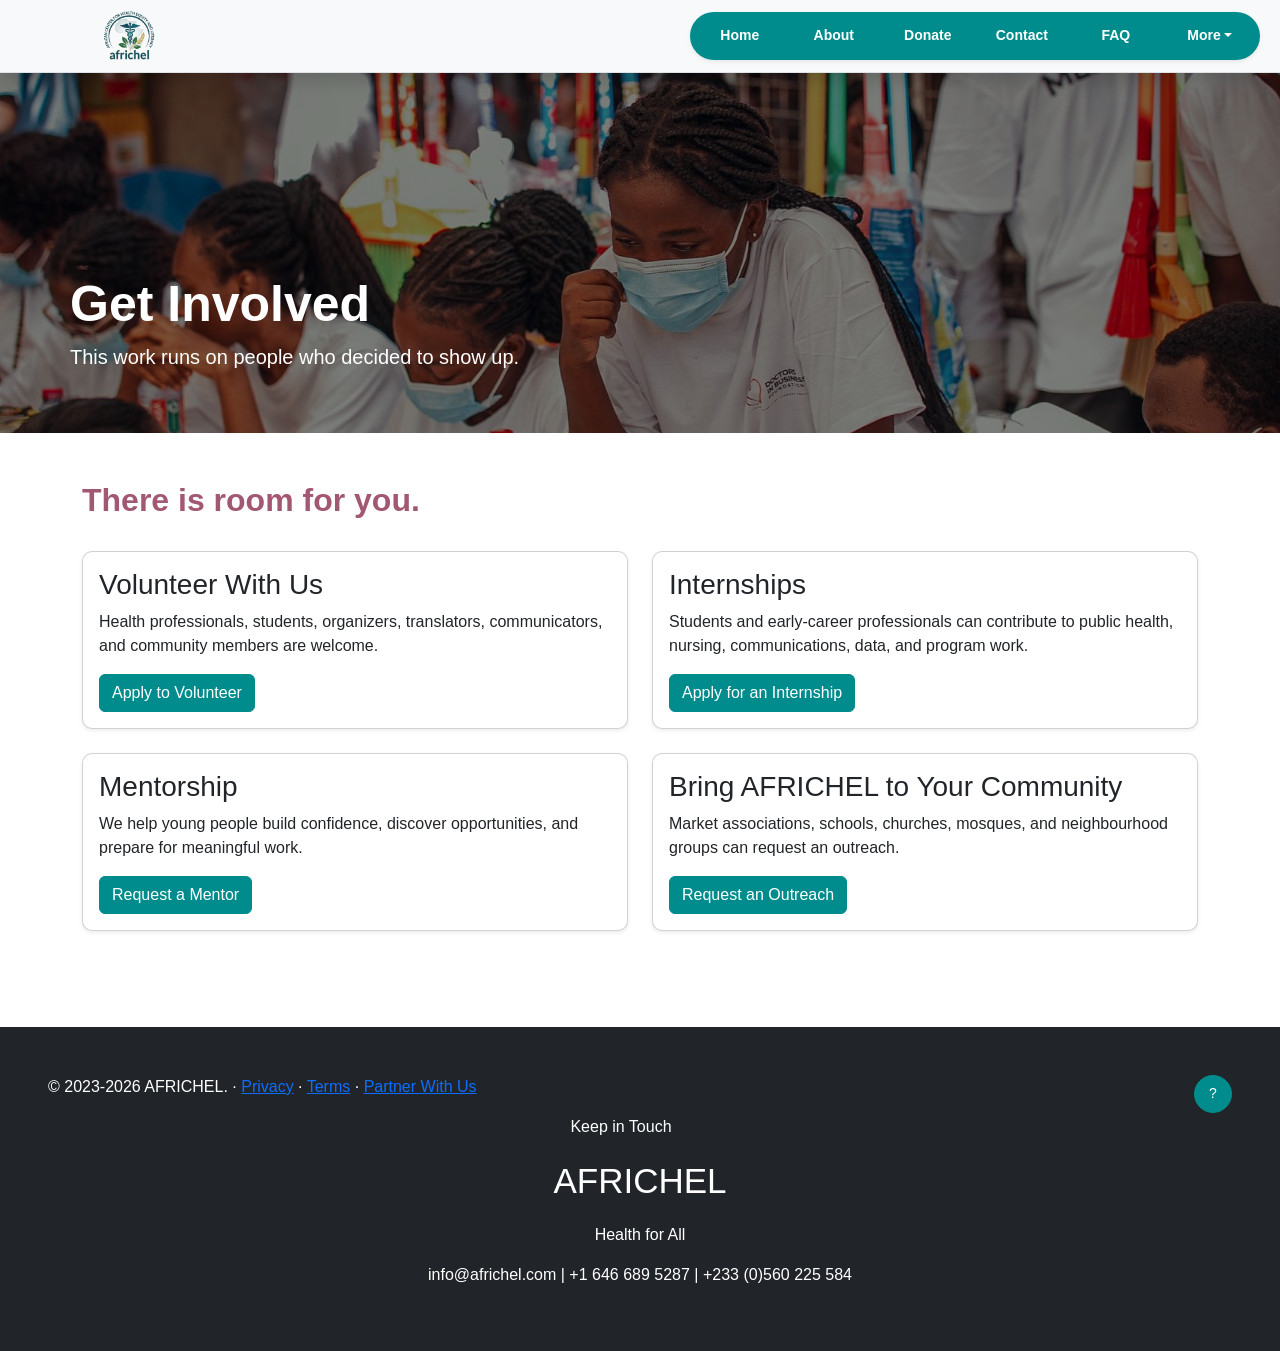
<file: get-involved.html>
<!DOCTYPE html>
<html lang="en">
<head><meta charset="UTF-8"><meta name="viewport" content="width=device-width, initial-scale=1.0"><title>Get Involved | AFRICHEL</title><link href="./assets/bootstrap.min.css" rel="stylesheet"><style>body, html { margin:0; font-family: Arial, Helvetica, sans-serif; color:#1f2933; } .hero-image { min-height:360px; background-position:center; background-repeat:no-repeat; background-size:cover; position:relative; display:flex; align-items:end; } .hero-image:before { content:""; position:absolute; inset:0; background:rgba(0,0,0,.5); } .hero-content { position:relative; color:white; padding:70px 0 45px; } .section-title { color:#A25772; font-weight:700; } .card { border-radius:10px; }
:root { --africhel-navy:#092635; --africhel-teal:#008c8c; --africhel-teal-dark:#006f70; --africhel-gold:#e2b63d; --africhel-accent:#A25772; --africhel-light:#f6fafa; }
.bg-primary { background-color: var(--africhel-teal) !important; }
.btn-primary { --bs-btn-bg: var(--africhel-teal); --bs-btn-border-color: var(--africhel-teal); --bs-btn-hover-bg: var(--africhel-teal-dark); --bs-btn-hover-border-color: var(--africhel-teal-dark); }
.btn-warning { --bs-btn-bg: var(--africhel-gold); --bs-btn-border-color: var(--africhel-gold); --bs-btn-hover-bg: #cfa32e; --bs-btn-hover-border-color: #cfa32e; }
.brand-lockup { line-height: 1.05; }
.brand-lockup strong { display:block; color: var(--africhel-navy); font-size: 1.35rem; letter-spacing: .02em; }
.brand-lockup span { display:block; color: var(--africhel-teal); font-size: .78rem; font-weight: 700; }
.nav-pills .nav-link.active { color: var(--africhel-teal) !important; }
.nav-pills .nav-link:hover { background: rgba(255,255,255,.16); }

/* AFRICHEL mobile nav polish */
#pillNav2 {
  width: 100%;
  justify-content: center;
  align-items: center;
  padding: 0.45rem !important;
  border-radius: 1.25rem !important;
}
#pillNav2 .nav-link,
#pillNav2 .dropdown-toggle {
  border: 0;
  min-width: 72px;
  padding: 0.58rem 0.9rem;
  color: #fff !important;
  background: transparent;
  font-weight: 700;
  line-height: 1.1;
  text-align: center;
}
#pillNav2 .nav-link.active {
  color: var(--africhel-teal) !important;
  background: #fff !important;
}
#pillNav2 .dropdown-toggle:hover,
#pillNav2 .dropdown-toggle:focus {
  color: #fff !important;
  background: rgba(255,255,255,.14);
}
@media (max-width: 767px) {
  #navheader header {
    padding-left: .5rem;
    padding-right: .5rem;
  }
  #navheader .brand-lockup {
    width: 100%;
    text-align: center;
    margin-bottom: .4rem;
  }
  #pillNav2 {
    display: grid !important;
    grid-template-columns: repeat(3, minmax(0, 1fr));
    gap: .35rem !important;
    border-radius: 0 0 1.35rem 1.35rem !important;
  }
  #pillNav2 .nav-item,
  #pillNav2 .dropdown {
    width: 100%;
  }
  #pillNav2 .nav-link,
  #pillNav2 .dropdown-toggle {
    width: 100%;
    min-width: 0;
    font-size: .9rem;
    white-space: nowrap;
    border-radius: 999px !important;
  }
  #pillNav2 .dropdown-menu {
    min-width: 13rem;
  }
}


/* AFRICHEL desktop nav correction */
@media (min-width: 768px) {
  #navheader header {
    align-items: center;
    flex-wrap: nowrap !important;
    padding-left: 1.25rem;
    padding-right: 1.25rem;
  }
  #navheader .brand-lockup {
    width: auto;
    text-align: left;
    margin-bottom: 0;
    margin-left: .25rem;
  }
  #pillNav2 {
    width: auto !important;
    margin-left: auto;
    border-radius: 999px !important;
  }
  #pillNav2 .nav-link,
  #pillNav2 .dropdown-toggle {
    min-width: 86px;
  }
}


/* AFRICHEL logo sizing */
.site-logo {
  display: block;
  width: auto;
  height: 58px;
  max-width: 190px;
  object-fit: contain;
}
#navheader header > a:first-child {
  min-height: 64px;
  padding-left: .5rem;
}
@media (max-width: 767px) {
  .site-logo {
    height: 46px;
    max-width: 150px;
    margin: 0 auto .25rem;
  }
  #navheader header > a:first-child {
    width: 100%;
    justify-content: center;
    min-height: 50px;
    padding-left: 0;
  }
}


/* Center logo precisely on mobile */
@media (max-width: 767px) {
  #navheader header {
    justify-content: center !important;
  }
  #navheader header > a:first-child {
    display: flex !important;
    width: 100% !important;
    margin: 0 auto .35rem !important;
    justify-content: center !important;
    align-items: center !important;
    text-align: center !important;
  }
  #navheader .site-logo {
    margin-left: auto !important;
    margin-right: auto !important;
  }
}

</style></head>
<body>
<div class="bg-light shadow" id="navheader" style="margin-top: 0px;position: sticky;top: 0px;z-index: 1;">
        <header class="d-flex flex-wrap justify-content-center py-1 border-bottom">
          <a href="index.html" class="d-flex align-items-center mb-3 mb-md-0 me-md-auto link-body-emphasis text-decoration-none">
            <svg class="bi me-2" width="40" height="32"><use xlink:href="#bootstrap"/></svg>
            <img class="site-logo" src="assets/hdk-profile/africhel-logo.png" alt="AFRICHEL - Health for All">
          </a>
          <ul class="nav nav-pills nav-fill gap-2 p-1 small bg-primary rounded-5 shadow-sm align-items-center" id="pillNav2" style="--bs-nav-link-color: var(--bs-white); --bs-nav-pills-link-active-color: var(--africhel-teal); --bs-nav-pills-link-active-bg: var(--bs-white);">
            <li class="nav-item"><a class="nav-link rounded-5" href="index.html">Home</a></li>
            <li class="nav-item"><a class="nav-link rounded-5" href="about.html">About</a></li>
            <li class="nav-item"><a class="nav-link rounded-5" href="donation.html">Donate</a></li>
            <li class="nav-item"><a class="nav-link rounded-5" href="contact.html">Contact</a></li>
            <li class="nav-item"><a class="nav-link rounded-5" href="faq.html">FAQ</a></li>
            <li class="nav-item dropdown">
              <button class="nav-link rounded-5 dropdown-toggle" type="button" data-bs-toggle="dropdown" aria-expanded="false">More</button>
              <ul class="dropdown-menu dropdown-menu-end">
                <li><a class="dropdown-item" href="work.html">Our Work</a></li>
                <li><a class="dropdown-item" href="impact.html">Impact</a></li>
                <li><a class="dropdown-item" href="get-involved.html">Get Involved</a></li>
                <li><a class="dropdown-item" href="activities.html">Gallery</a></li>
                <li><a class="dropdown-item" href="partners.html">Partner With Us</a></li>
              </ul>
            </li>
          </ul>
        </header>
      </div>
<div class="hero-image" style="background-image:url('./assets/images/volun1.jpg')"><div class="container hero-content"><h1 style="font-size:50px;font-weight:bold;">Get Involved</h1><p class="lead">This work runs on people who decided to show up.</p></div></div>
<main><section class="container py-5"><h2 class="section-title">There is room for you.</h2><div class="row g-4 mt-2"><div class="col-md-6"><div class="card h-100 shadow-sm"><div class="card-body"><h3>Volunteer With Us</h3><p>Health professionals, students, organizers, translators, communicators, and community members are welcome.</p><a class="btn btn-primary" href="contact.html">Apply to Volunteer</a></div></div></div><div class="col-md-6"><div class="card h-100 shadow-sm"><div class="card-body"><h3>Internships</h3><p>Students and early-career professionals can contribute to public health, nursing, communications, data, and program work.</p><a class="btn btn-primary" href="contact.html">Apply for an Internship</a></div></div></div><div class="col-md-6"><div class="card h-100 shadow-sm"><div class="card-body"><h3>Mentorship</h3><p>We help young people build confidence, discover opportunities, and prepare for meaningful work.</p><a class="btn btn-primary" href="contact.html">Request a Mentor</a></div></div></div><div class="col-md-6"><div class="card h-100 shadow-sm"><div class="card-body"><h3>Bring AFRICHEL to Your Community</h3><p>Market associations, schools, churches, mosques, and neighbourhood groups can request an outreach.</p><a class="btn btn-primary" href="contact.html">Request an Outreach</a></div></div></div></div></section></main>
<footer class="bg-dark text-white p-5 mt-5"><p class="float-end"><a class="btn btn-primary btn-sm rounded-circle d-inline-flex align-items-center justify-content-center" href="#navheader" role="button" aria-label="Back to top" style="width:38px;height:38px;">?</a></p><p>&copy; 2023-<span class="js-current-year">2026</span> AFRICHEL. &middot; <a href="privacy.html">Privacy</a> &middot; <a href="terms.html">Terms</a> &middot; <a href="partners.html">Partner With Us</a></p><div class="text-center"><p>Keep in Touch</p><p style="font-size:35px">AFRICHEL</p><p>Health for All</p><p>info@africhel.com | +1 646 689 5287 | +233 (0)560 225 584</p></div></footer>
<script src="./assets/bootstrap.bundle.min.js"></script>

<script>
document.querySelectorAll('.js-current-year').forEach(function(el){
  el.textContent = new Date().getFullYear();
});
</script>

</body></html>
</file>
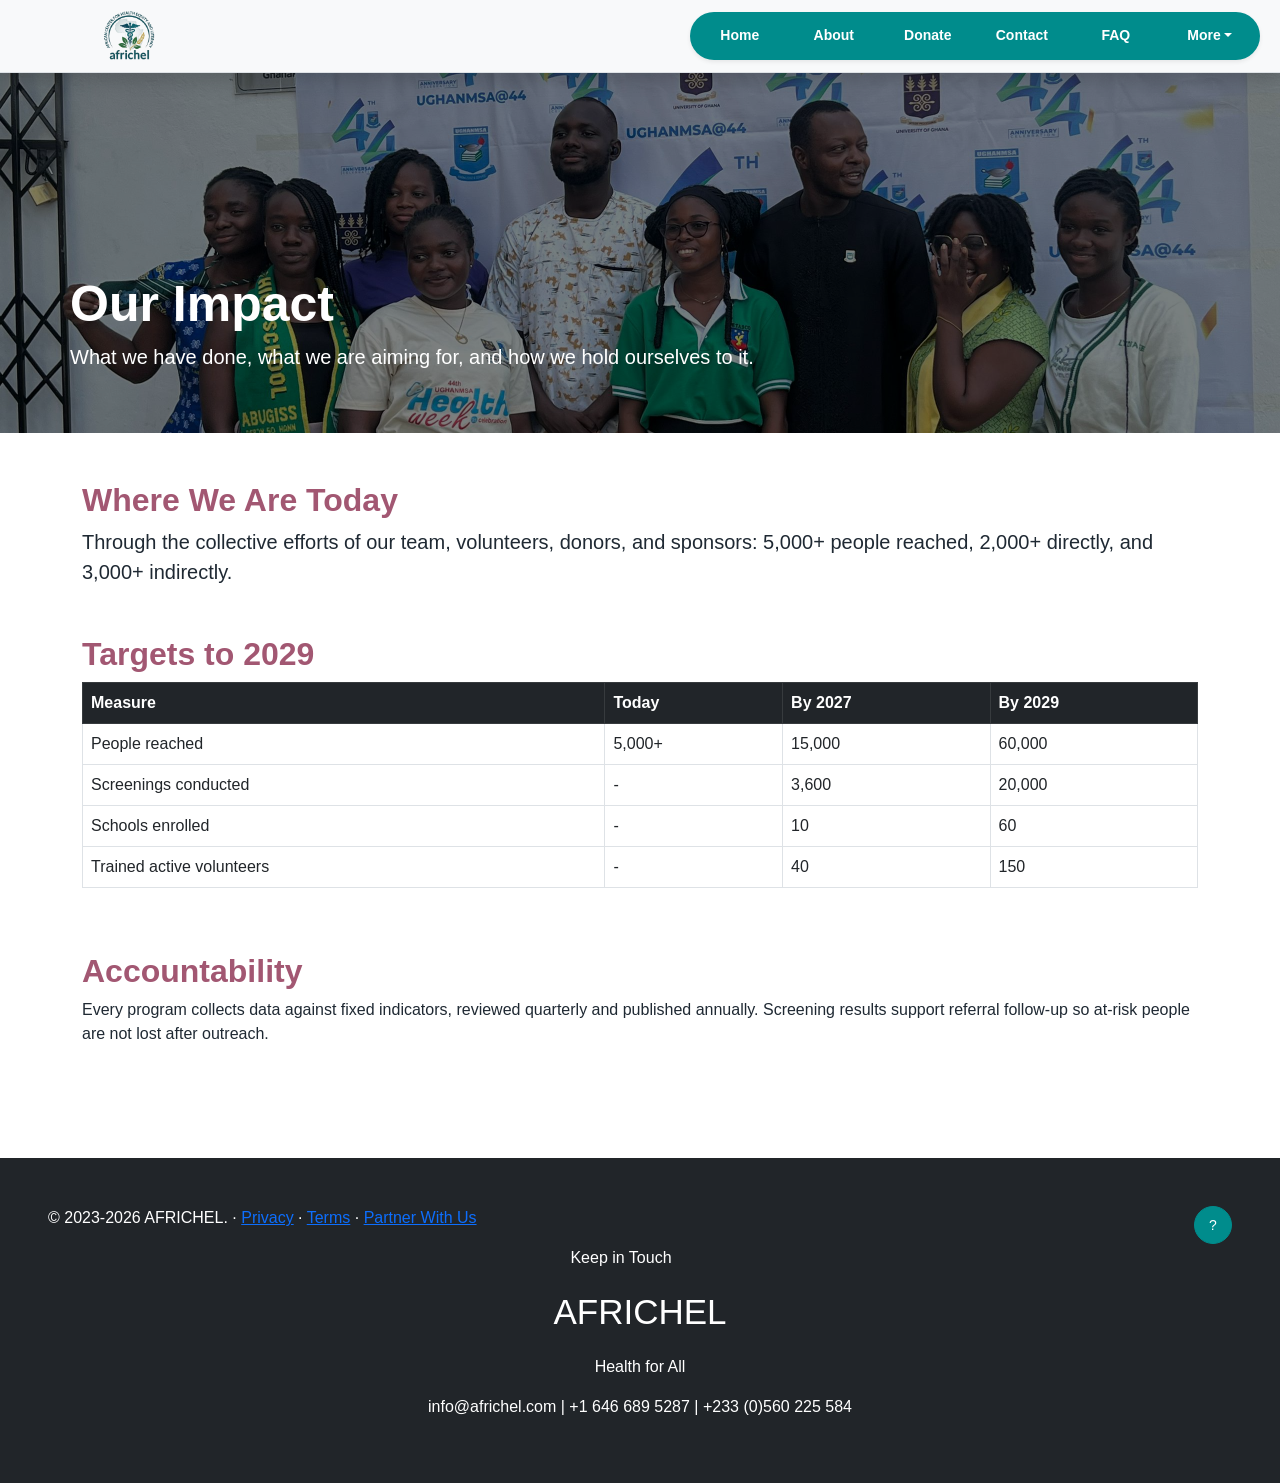
<file: impact.html>
<!DOCTYPE html>
<html lang="en">
<head><meta charset="UTF-8"><meta name="viewport" content="width=device-width, initial-scale=1.0"><title>Our Impact | AFRICHEL</title><link href="./assets/bootstrap.min.css" rel="stylesheet"><style>body, html { margin:0; font-family: Arial, Helvetica, sans-serif; color:#1f2933; } .hero-image { min-height:360px; background-position:center; background-repeat:no-repeat; background-size:cover; position:relative; display:flex; align-items:end; } .hero-image:before { content:""; position:absolute; inset:0; background:rgba(0,0,0,.5); } .hero-content { position:relative; color:white; padding:70px 0 45px; } .section-title { color:#A25772; font-weight:700; } .card { border-radius:10px; }
:root { --africhel-navy:#092635; --africhel-teal:#008c8c; --africhel-teal-dark:#006f70; --africhel-gold:#e2b63d; --africhel-accent:#A25772; --africhel-light:#f6fafa; }
.bg-primary { background-color: var(--africhel-teal) !important; }
.btn-primary { --bs-btn-bg: var(--africhel-teal); --bs-btn-border-color: var(--africhel-teal); --bs-btn-hover-bg: var(--africhel-teal-dark); --bs-btn-hover-border-color: var(--africhel-teal-dark); }
.btn-warning { --bs-btn-bg: var(--africhel-gold); --bs-btn-border-color: var(--africhel-gold); --bs-btn-hover-bg: #cfa32e; --bs-btn-hover-border-color: #cfa32e; }
.brand-lockup { line-height: 1.05; }
.brand-lockup strong { display:block; color: var(--africhel-navy); font-size: 1.35rem; letter-spacing: .02em; }
.brand-lockup span { display:block; color: var(--africhel-teal); font-size: .78rem; font-weight: 700; }
.nav-pills .nav-link.active { color: var(--africhel-teal) !important; }
.nav-pills .nav-link:hover { background: rgba(255,255,255,.16); }

/* AFRICHEL mobile nav polish */
#pillNav2 {
  width: 100%;
  justify-content: center;
  align-items: center;
  padding: 0.45rem !important;
  border-radius: 1.25rem !important;
}
#pillNav2 .nav-link,
#pillNav2 .dropdown-toggle {
  border: 0;
  min-width: 72px;
  padding: 0.58rem 0.9rem;
  color: #fff !important;
  background: transparent;
  font-weight: 700;
  line-height: 1.1;
  text-align: center;
}
#pillNav2 .nav-link.active {
  color: var(--africhel-teal) !important;
  background: #fff !important;
}
#pillNav2 .dropdown-toggle:hover,
#pillNav2 .dropdown-toggle:focus {
  color: #fff !important;
  background: rgba(255,255,255,.14);
}
@media (max-width: 767px) {
  #navheader header {
    padding-left: .5rem;
    padding-right: .5rem;
  }
  #navheader .brand-lockup {
    width: 100%;
    text-align: center;
    margin-bottom: .4rem;
  }
  #pillNav2 {
    display: grid !important;
    grid-template-columns: repeat(3, minmax(0, 1fr));
    gap: .35rem !important;
    border-radius: 0 0 1.35rem 1.35rem !important;
  }
  #pillNav2 .nav-item,
  #pillNav2 .dropdown {
    width: 100%;
  }
  #pillNav2 .nav-link,
  #pillNav2 .dropdown-toggle {
    width: 100%;
    min-width: 0;
    font-size: .9rem;
    white-space: nowrap;
    border-radius: 999px !important;
  }
  #pillNav2 .dropdown-menu {
    min-width: 13rem;
  }
}


/* AFRICHEL desktop nav correction */
@media (min-width: 768px) {
  #navheader header {
    align-items: center;
    flex-wrap: nowrap !important;
    padding-left: 1.25rem;
    padding-right: 1.25rem;
  }
  #navheader .brand-lockup {
    width: auto;
    text-align: left;
    margin-bottom: 0;
    margin-left: .25rem;
  }
  #pillNav2 {
    width: auto !important;
    margin-left: auto;
    border-radius: 999px !important;
  }
  #pillNav2 .nav-link,
  #pillNav2 .dropdown-toggle {
    min-width: 86px;
  }
}


/* AFRICHEL logo sizing */
.site-logo {
  display: block;
  width: auto;
  height: 58px;
  max-width: 190px;
  object-fit: contain;
}
#navheader header > a:first-child {
  min-height: 64px;
  padding-left: .5rem;
}
@media (max-width: 767px) {
  .site-logo {
    height: 46px;
    max-width: 150px;
    margin: 0 auto .25rem;
  }
  #navheader header > a:first-child {
    width: 100%;
    justify-content: center;
    min-height: 50px;
    padding-left: 0;
  }
}


/* Center logo precisely on mobile */
@media (max-width: 767px) {
  #navheader header {
    justify-content: center !important;
  }
  #navheader header > a:first-child {
    display: flex !important;
    width: 100% !important;
    margin: 0 auto .35rem !important;
    justify-content: center !important;
    align-items: center !important;
    text-align: center !important;
  }
  #navheader .site-logo {
    margin-left: auto !important;
    margin-right: auto !important;
  }
}

</style></head>
<body>
<div class="bg-light shadow" id="navheader" style="margin-top: 0px;position: sticky;top: 0px;z-index: 1;">
        <header class="d-flex flex-wrap justify-content-center py-1 border-bottom">
          <a href="index.html" class="d-flex align-items-center mb-3 mb-md-0 me-md-auto link-body-emphasis text-decoration-none">
            <svg class="bi me-2" width="40" height="32"><use xlink:href="#bootstrap"/></svg>
            <img class="site-logo" src="assets/hdk-profile/africhel-logo.png" alt="AFRICHEL - Health for All">
          </a>
          <ul class="nav nav-pills nav-fill gap-2 p-1 small bg-primary rounded-5 shadow-sm align-items-center" id="pillNav2" style="--bs-nav-link-color: var(--bs-white); --bs-nav-pills-link-active-color: var(--africhel-teal); --bs-nav-pills-link-active-bg: var(--bs-white);">
            <li class="nav-item"><a class="nav-link rounded-5" href="index.html">Home</a></li>
            <li class="nav-item"><a class="nav-link rounded-5" href="about.html">About</a></li>
            <li class="nav-item"><a class="nav-link rounded-5" href="donation.html">Donate</a></li>
            <li class="nav-item"><a class="nav-link rounded-5" href="contact.html">Contact</a></li>
            <li class="nav-item"><a class="nav-link rounded-5" href="faq.html">FAQ</a></li>
            <li class="nav-item dropdown">
              <button class="nav-link rounded-5 dropdown-toggle" type="button" data-bs-toggle="dropdown" aria-expanded="false">More</button>
              <ul class="dropdown-menu dropdown-menu-end">
                <li><a class="dropdown-item" href="work.html">Our Work</a></li>
                <li><a class="dropdown-item" href="impact.html">Impact</a></li>
                <li><a class="dropdown-item" href="get-involved.html">Get Involved</a></li>
                <li><a class="dropdown-item" href="activities.html">Gallery</a></li>
                <li><a class="dropdown-item" href="partners.html">Partner With Us</a></li>
              </ul>
            </li>
          </ul>
        </header>
      </div>
<div class="hero-image" style="background-image:url('./assets/images/IMG-20250727-WA0015.jpg')"><div class="container hero-content"><h1 style="font-size:50px;font-weight:bold;">Our Impact</h1><p class="lead">What we have done, what we are aiming for, and how we hold ourselves to it.</p></div></div>
<main><section class="container py-5"><h2 class="section-title">Where We Are Today</h2><p class="lead">Through the collective efforts of our team, volunteers, donors, and sponsors: 5,000+ people reached, 2,000+ directly, and 3,000+ indirectly.</p><h2 class="section-title mt-5">Targets to 2029</h2><div class="table-responsive"><table class="table table-bordered"><thead class="table-dark"><tr><th>Measure</th><th>Today</th><th>By 2027</th><th>By 2029</th></tr></thead><tbody><tr><td>People reached</td><td>5,000+</td><td>15,000</td><td>60,000</td></tr><tr><td>Screenings conducted</td><td>-</td><td>3,600</td><td>20,000</td></tr><tr><td>Schools enrolled</td><td>-</td><td>10</td><td>60</td></tr><tr><td>Trained active volunteers</td><td>-</td><td>40</td><td>150</td></tr></tbody></table></div><h2 class="section-title mt-5">Accountability</h2><p>Every program collects data against fixed indicators, reviewed quarterly and published annually. Screening results support referral follow-up so at-risk people are not lost after outreach.</p></section></main>
<footer class="bg-dark text-white p-5 mt-5"><p class="float-end"><a class="btn btn-primary btn-sm rounded-circle d-inline-flex align-items-center justify-content-center" href="#navheader" role="button" aria-label="Back to top" style="width:38px;height:38px;">?</a></p><p>&copy; 2023-<span class="js-current-year">2026</span> AFRICHEL. &middot; <a href="privacy.html">Privacy</a> &middot; <a href="terms.html">Terms</a> &middot; <a href="partners.html">Partner With Us</a></p><div class="text-center"><p>Keep in Touch</p><p style="font-size:35px">AFRICHEL</p><p>Health for All</p><p>info@africhel.com | +1 646 689 5287 | +233 (0)560 225 584</p></div></footer>
<script src="./assets/bootstrap.bundle.min.js"></script>

<script>
document.querySelectorAll('.js-current-year').forEach(function(el){
  el.textContent = new Date().getFullYear();
});
</script>

</body></html>
</file>
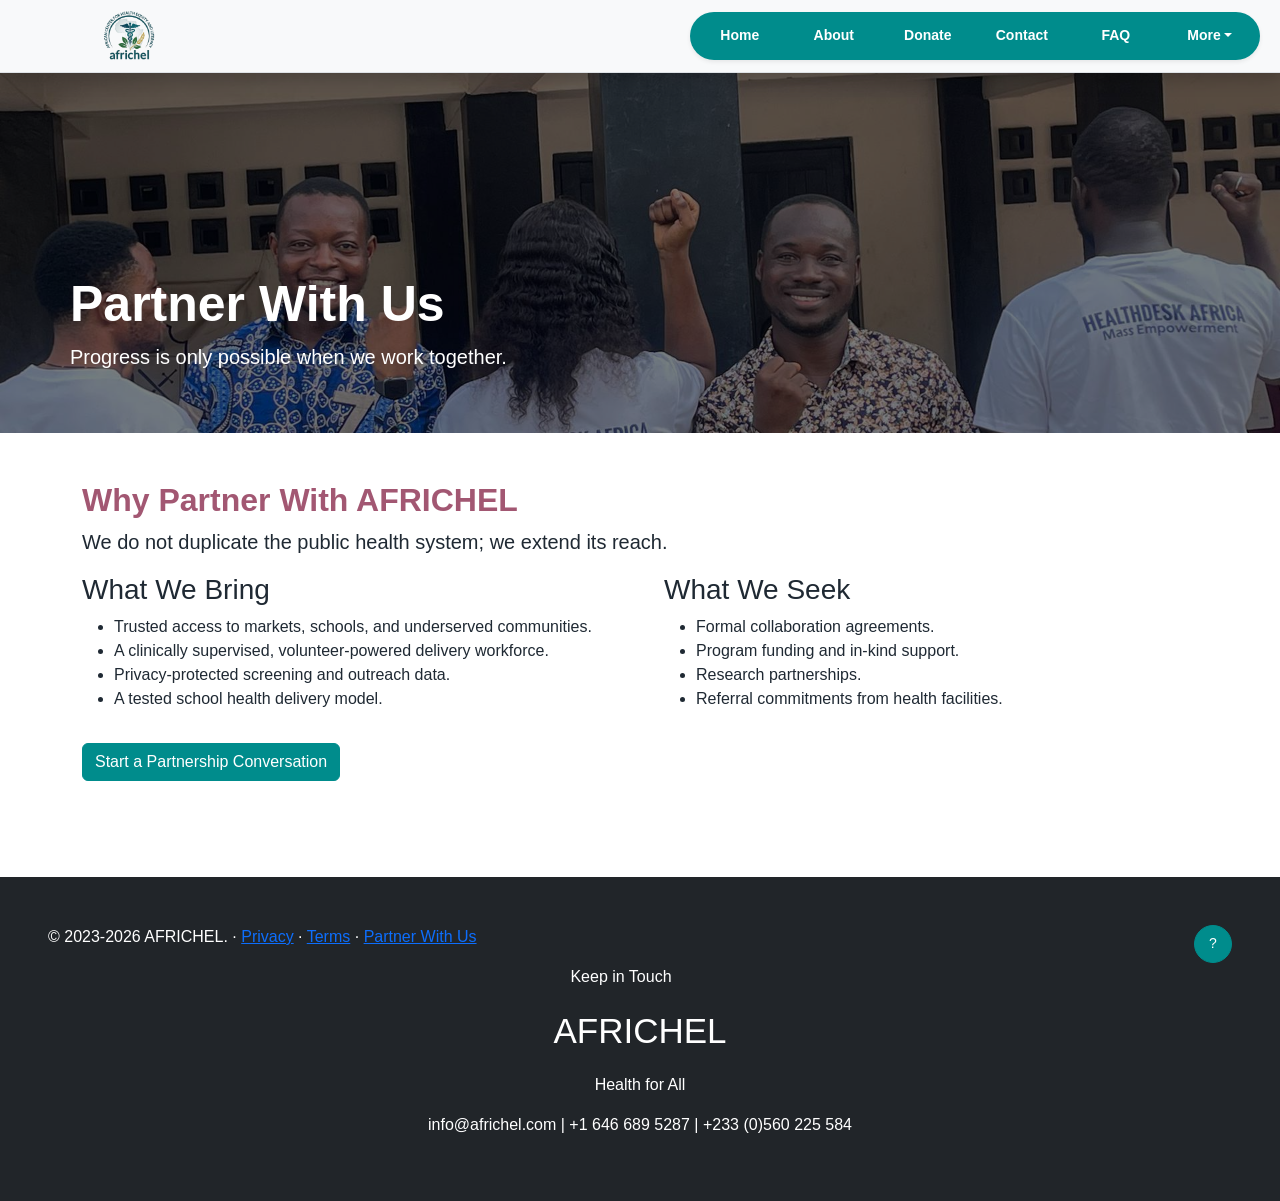
<file: partners.html>
<!DOCTYPE html>
<html lang="en">
<head><meta charset="UTF-8"><meta name="viewport" content="width=device-width, initial-scale=1.0"><title>Partner With Us | AFRICHEL</title><link href="./assets/bootstrap.min.css" rel="stylesheet"><style>body, html { margin:0; font-family: Arial, Helvetica, sans-serif; color:#1f2933; } .hero-image { min-height:360px; background-position:center; background-repeat:no-repeat; background-size:cover; position:relative; display:flex; align-items:end; } .hero-image:before { content:""; position:absolute; inset:0; background:rgba(0,0,0,.5); } .hero-content { position:relative; color:white; padding:70px 0 45px; } .section-title { color:#A25772; font-weight:700; } .card { border-radius:10px; }
:root { --africhel-navy:#092635; --africhel-teal:#008c8c; --africhel-teal-dark:#006f70; --africhel-gold:#e2b63d; --africhel-accent:#A25772; --africhel-light:#f6fafa; }
.bg-primary { background-color: var(--africhel-teal) !important; }
.btn-primary { --bs-btn-bg: var(--africhel-teal); --bs-btn-border-color: var(--africhel-teal); --bs-btn-hover-bg: var(--africhel-teal-dark); --bs-btn-hover-border-color: var(--africhel-teal-dark); }
.btn-warning { --bs-btn-bg: var(--africhel-gold); --bs-btn-border-color: var(--africhel-gold); --bs-btn-hover-bg: #cfa32e; --bs-btn-hover-border-color: #cfa32e; }
.brand-lockup { line-height: 1.05; }
.brand-lockup strong { display:block; color: var(--africhel-navy); font-size: 1.35rem; letter-spacing: .02em; }
.brand-lockup span { display:block; color: var(--africhel-teal); font-size: .78rem; font-weight: 700; }
.nav-pills .nav-link.active { color: var(--africhel-teal) !important; }
.nav-pills .nav-link:hover { background: rgba(255,255,255,.16); }

/* AFRICHEL mobile nav polish */
#pillNav2 {
  width: 100%;
  justify-content: center;
  align-items: center;
  padding: 0.45rem !important;
  border-radius: 1.25rem !important;
}
#pillNav2 .nav-link,
#pillNav2 .dropdown-toggle {
  border: 0;
  min-width: 72px;
  padding: 0.58rem 0.9rem;
  color: #fff !important;
  background: transparent;
  font-weight: 700;
  line-height: 1.1;
  text-align: center;
}
#pillNav2 .nav-link.active {
  color: var(--africhel-teal) !important;
  background: #fff !important;
}
#pillNav2 .dropdown-toggle:hover,
#pillNav2 .dropdown-toggle:focus {
  color: #fff !important;
  background: rgba(255,255,255,.14);
}
@media (max-width: 767px) {
  #navheader header {
    padding-left: .5rem;
    padding-right: .5rem;
  }
  #navheader .brand-lockup {
    width: 100%;
    text-align: center;
    margin-bottom: .4rem;
  }
  #pillNav2 {
    display: grid !important;
    grid-template-columns: repeat(3, minmax(0, 1fr));
    gap: .35rem !important;
    border-radius: 0 0 1.35rem 1.35rem !important;
  }
  #pillNav2 .nav-item,
  #pillNav2 .dropdown {
    width: 100%;
  }
  #pillNav2 .nav-link,
  #pillNav2 .dropdown-toggle {
    width: 100%;
    min-width: 0;
    font-size: .9rem;
    white-space: nowrap;
    border-radius: 999px !important;
  }
  #pillNav2 .dropdown-menu {
    min-width: 13rem;
  }
}


/* AFRICHEL desktop nav correction */
@media (min-width: 768px) {
  #navheader header {
    align-items: center;
    flex-wrap: nowrap !important;
    padding-left: 1.25rem;
    padding-right: 1.25rem;
  }
  #navheader .brand-lockup {
    width: auto;
    text-align: left;
    margin-bottom: 0;
    margin-left: .25rem;
  }
  #pillNav2 {
    width: auto !important;
    margin-left: auto;
    border-radius: 999px !important;
  }
  #pillNav2 .nav-link,
  #pillNav2 .dropdown-toggle {
    min-width: 86px;
  }
}


/* AFRICHEL logo sizing */
.site-logo {
  display: block;
  width: auto;
  height: 58px;
  max-width: 190px;
  object-fit: contain;
}
#navheader header > a:first-child {
  min-height: 64px;
  padding-left: .5rem;
}
@media (max-width: 767px) {
  .site-logo {
    height: 46px;
    max-width: 150px;
    margin: 0 auto .25rem;
  }
  #navheader header > a:first-child {
    width: 100%;
    justify-content: center;
    min-height: 50px;
    padding-left: 0;
  }
}


/* Center logo precisely on mobile */
@media (max-width: 767px) {
  #navheader header {
    justify-content: center !important;
  }
  #navheader header > a:first-child {
    display: flex !important;
    width: 100% !important;
    margin: 0 auto .35rem !important;
    justify-content: center !important;
    align-items: center !important;
    text-align: center !important;
  }
  #navheader .site-logo {
    margin-left: auto !important;
    margin-right: auto !important;
  }
}

</style></head>
<body>
<div class="bg-light shadow" id="navheader" style="margin-top: 0px;position: sticky;top: 0px;z-index: 1;">
        <header class="d-flex flex-wrap justify-content-center py-1 border-bottom">
          <a href="index.html" class="d-flex align-items-center mb-3 mb-md-0 me-md-auto link-body-emphasis text-decoration-none">
            <svg class="bi me-2" width="40" height="32"><use xlink:href="#bootstrap"/></svg>
            <img class="site-logo" src="assets/hdk-profile/africhel-logo.png" alt="AFRICHEL - Health for All">
          </a>
          <ul class="nav nav-pills nav-fill gap-2 p-1 small bg-primary rounded-5 shadow-sm align-items-center" id="pillNav2" style="--bs-nav-link-color: var(--bs-white); --bs-nav-pills-link-active-color: var(--africhel-teal); --bs-nav-pills-link-active-bg: var(--bs-white);">
            <li class="nav-item"><a class="nav-link rounded-5" href="index.html">Home</a></li>
            <li class="nav-item"><a class="nav-link rounded-5" href="about.html">About</a></li>
            <li class="nav-item"><a class="nav-link rounded-5" href="donation.html">Donate</a></li>
            <li class="nav-item"><a class="nav-link rounded-5" href="contact.html">Contact</a></li>
            <li class="nav-item"><a class="nav-link rounded-5" href="faq.html">FAQ</a></li>
            <li class="nav-item dropdown">
              <button class="nav-link rounded-5 dropdown-toggle" type="button" data-bs-toggle="dropdown" aria-expanded="false">More</button>
              <ul class="dropdown-menu dropdown-menu-end">
                <li><a class="dropdown-item" href="work.html">Our Work</a></li>
                <li><a class="dropdown-item" href="impact.html">Impact</a></li>
                <li><a class="dropdown-item" href="get-involved.html">Get Involved</a></li>
                <li><a class="dropdown-item" href="activities.html">Gallery</a></li>
                <li><a class="dropdown-item" href="partners.html">Partner With Us</a></li>
              </ul>
            </li>
          </ul>
        </header>
      </div>
<div class="hero-image" style="background-image:url('./assets/images/partnerShip.jpg')"><div class="container hero-content"><h1 style="font-size:50px;font-weight:bold;">Partner With Us</h1><p class="lead">Progress is only possible when we work together.</p></div></div>
<main><section class="container py-5"><h2 class="section-title">Why Partner With AFRICHEL</h2><p class="lead">We do not duplicate the public health system; we extend its reach.</p><div class="row g-5"><div class="col-lg-6"><h3>What We Bring</h3><ul><li>Trusted access to markets, schools, and underserved communities.</li><li>A clinically supervised, volunteer-powered delivery workforce.</li><li>Privacy-protected screening and outreach data.</li><li>A tested school health delivery model.</li></ul></div><div class="col-lg-6"><h3>What We Seek</h3><ul><li>Formal collaboration agreements.</li><li>Program funding and in-kind support.</li><li>Research partnerships.</li><li>Referral commitments from health facilities.</li></ul></div></div><a class="btn btn-primary mt-3" href="contact.html">Start a Partnership Conversation</a></section></main>
<footer class="bg-dark text-white p-5 mt-5"><p class="float-end"><a class="btn btn-primary btn-sm rounded-circle d-inline-flex align-items-center justify-content-center" href="#navheader" role="button" aria-label="Back to top" style="width:38px;height:38px;">?</a></p><p>&copy; 2023-<span class="js-current-year">2026</span> AFRICHEL. &middot; <a href="privacy.html">Privacy</a> &middot; <a href="terms.html">Terms</a> &middot; <a href="partners.html">Partner With Us</a></p><div class="text-center"><p>Keep in Touch</p><p style="font-size:35px">AFRICHEL</p><p>Health for All</p><p>info@africhel.com | +1 646 689 5287 | +233 (0)560 225 584</p></div></footer>
<script src="./assets/bootstrap.bundle.min.js"></script>

<script>
document.querySelectorAll('.js-current-year').forEach(function(el){
  el.textContent = new Date().getFullYear();
});
</script>

</body></html>
</file>
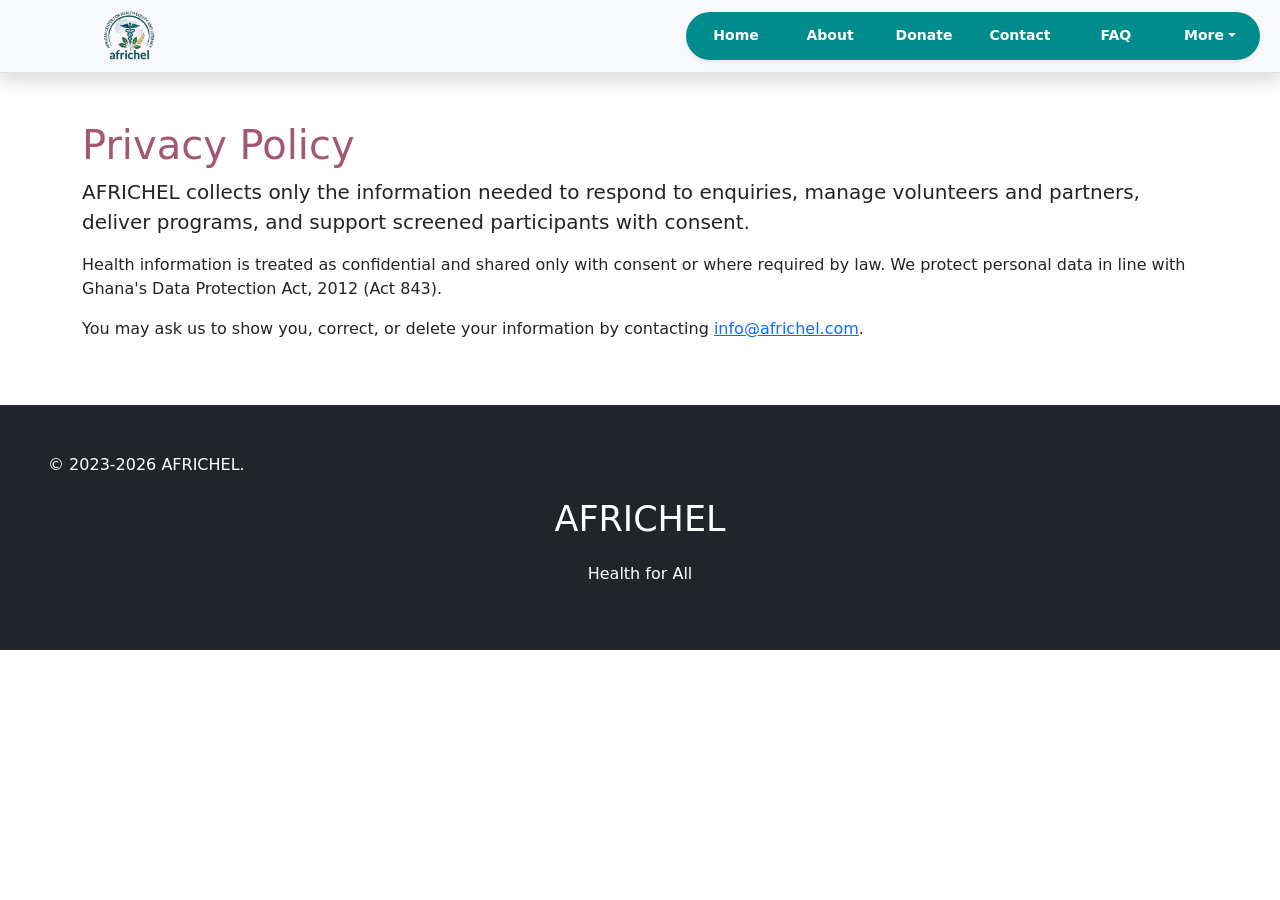
<file: privacy.html>
<!DOCTYPE html>
<html lang="en">
<head><meta charset="UTF-8"><meta name="viewport" content="width=device-width, initial-scale=1.0"><title>Privacy | AFRICHEL</title><link href="./assets/bootstrap.min.css" rel="stylesheet"><style>
:root { --africhel-navy:#092635; --africhel-teal:#008c8c; --africhel-teal-dark:#006f70; --africhel-gold:#e2b63d; --africhel-accent:#A25772; --africhel-light:#f6fafa; }
.bg-primary { background-color: var(--africhel-teal) !important; }
.btn-primary { --bs-btn-bg: var(--africhel-teal); --bs-btn-border-color: var(--africhel-teal); --bs-btn-hover-bg: var(--africhel-teal-dark); --bs-btn-hover-border-color: var(--africhel-teal-dark); }
.btn-warning { --bs-btn-bg: var(--africhel-gold); --bs-btn-border-color: var(--africhel-gold); --bs-btn-hover-bg: #cfa32e; --bs-btn-hover-border-color: #cfa32e; }
.brand-lockup { line-height: 1.05; }
.brand-lockup strong { display:block; color: var(--africhel-navy); font-size: 1.35rem; letter-spacing: .02em; }
.brand-lockup span { display:block; color: var(--africhel-teal); font-size: .78rem; font-weight: 700; }
.nav-pills .nav-link.active { color: var(--africhel-teal) !important; }
.nav-pills .nav-link:hover { background: rgba(255,255,255,.16); }

/* AFRICHEL mobile nav polish */
#pillNav2 {
  width: 100%;
  justify-content: center;
  align-items: center;
  padding: 0.45rem !important;
  border-radius: 1.25rem !important;
}
#pillNav2 .nav-link,
#pillNav2 .dropdown-toggle {
  border: 0;
  min-width: 72px;
  padding: 0.58rem 0.9rem;
  color: #fff !important;
  background: transparent;
  font-weight: 700;
  line-height: 1.1;
  text-align: center;
}
#pillNav2 .nav-link.active {
  color: var(--africhel-teal) !important;
  background: #fff !important;
}
#pillNav2 .dropdown-toggle:hover,
#pillNav2 .dropdown-toggle:focus {
  color: #fff !important;
  background: rgba(255,255,255,.14);
}
@media (max-width: 767px) {
  #navheader header {
    padding-left: .5rem;
    padding-right: .5rem;
  }
  #navheader .brand-lockup {
    width: 100%;
    text-align: center;
    margin-bottom: .4rem;
  }
  #pillNav2 {
    display: grid !important;
    grid-template-columns: repeat(3, minmax(0, 1fr));
    gap: .35rem !important;
    border-radius: 0 0 1.35rem 1.35rem !important;
  }
  #pillNav2 .nav-item,
  #pillNav2 .dropdown {
    width: 100%;
  }
  #pillNav2 .nav-link,
  #pillNav2 .dropdown-toggle {
    width: 100%;
    min-width: 0;
    font-size: .9rem;
    white-space: nowrap;
    border-radius: 999px !important;
  }
  #pillNav2 .dropdown-menu {
    min-width: 13rem;
  }
}


/* AFRICHEL desktop nav correction */
@media (min-width: 768px) {
  #navheader header {
    align-items: center;
    flex-wrap: nowrap !important;
    padding-left: 1.25rem;
    padding-right: 1.25rem;
  }
  #navheader .brand-lockup {
    width: auto;
    text-align: left;
    margin-bottom: 0;
    margin-left: .25rem;
  }
  #pillNav2 {
    width: auto !important;
    margin-left: auto;
    border-radius: 999px !important;
  }
  #pillNav2 .nav-link,
  #pillNav2 .dropdown-toggle {
    min-width: 86px;
  }
}


/* AFRICHEL logo sizing */
.site-logo {
  display: block;
  width: auto;
  height: 58px;
  max-width: 190px;
  object-fit: contain;
}
#navheader header > a:first-child {
  min-height: 64px;
  padding-left: .5rem;
}
@media (max-width: 767px) {
  .site-logo {
    height: 46px;
    max-width: 150px;
    margin: 0 auto .25rem;
  }
  #navheader header > a:first-child {
    width: 100%;
    justify-content: center;
    min-height: 50px;
    padding-left: 0;
  }
}


/* Center logo precisely on mobile */
@media (max-width: 767px) {
  #navheader header {
    justify-content: center !important;
  }
  #navheader header > a:first-child {
    display: flex !important;
    width: 100% !important;
    margin: 0 auto .35rem !important;
    justify-content: center !important;
    align-items: center !important;
    text-align: center !important;
  }
  #navheader .site-logo {
    margin-left: auto !important;
    margin-right: auto !important;
  }
}

</style></head>
<body><div class="bg-light shadow" id="navheader" style="margin-top: 0px;position: sticky;top: 0px;z-index: 1;">
        <header class="d-flex flex-wrap justify-content-center py-1 border-bottom">
          <a href="index.html" class="d-flex align-items-center mb-3 mb-md-0 me-md-auto link-body-emphasis text-decoration-none">
            <svg class="bi me-2" width="40" height="32"><use xlink:href="#bootstrap"/></svg>
            <img class="site-logo" src="assets/hdk-profile/africhel-logo.png" alt="AFRICHEL - Health for All">
          </a>
          <ul class="nav nav-pills nav-fill gap-2 p-1 small bg-primary rounded-5 shadow-sm align-items-center" id="pillNav2" style="--bs-nav-link-color: var(--bs-white); --bs-nav-pills-link-active-color: var(--africhel-teal); --bs-nav-pills-link-active-bg: var(--bs-white);">
            <li class="nav-item"><a class="nav-link rounded-5" href="index.html">Home</a></li>
            <li class="nav-item"><a class="nav-link rounded-5" href="about.html">About</a></li>
            <li class="nav-item"><a class="nav-link rounded-5" href="donation.html">Donate</a></li>
            <li class="nav-item"><a class="nav-link rounded-5" href="contact.html">Contact</a></li>
            <li class="nav-item"><a class="nav-link rounded-5" href="faq.html">FAQ</a></li>
            <li class="nav-item dropdown">
              <button class="nav-link rounded-5 dropdown-toggle" type="button" data-bs-toggle="dropdown" aria-expanded="false">More</button>
              <ul class="dropdown-menu dropdown-menu-end">
                <li><a class="dropdown-item" href="work.html">Our Work</a></li>
                <li><a class="dropdown-item" href="impact.html">Impact</a></li>
                <li><a class="dropdown-item" href="get-involved.html">Get Involved</a></li>
                <li><a class="dropdown-item" href="activities.html">Gallery</a></li>
                <li><a class="dropdown-item" href="partners.html">Partner With Us</a></li>
              </ul>
            </li>
          </ul>
        </header>
      </div><main class="container py-5"><h1 style="color:#A25772">Privacy Policy</h1><p class="lead">AFRICHEL collects only the information needed to respond to enquiries, manage volunteers and partners, deliver programs, and support screened participants with consent.</p><p>Health information is treated as confidential and shared only with consent or where required by law. We protect personal data in line with Ghana's Data Protection Act, 2012 (Act 843).</p><p>You may ask us to show you, correct, or delete your information by contacting <a href="mailto:info@africhel.com">info@africhel.com</a>.</p></main><footer class="bg-dark text-white p-5"><p>&copy; 2023-<span class="js-current-year">2026</span> AFRICHEL.</p><div class="text-center"><p style="font-size:35px">AFRICHEL</p><p>Health for All</p></div></footer><script src="./assets/bootstrap.bundle.min.js"></script>
<script>
document.querySelectorAll('.js-current-year').forEach(function(el){
  el.textContent = new Date().getFullYear();
});
</script>

</body></html>
</file>
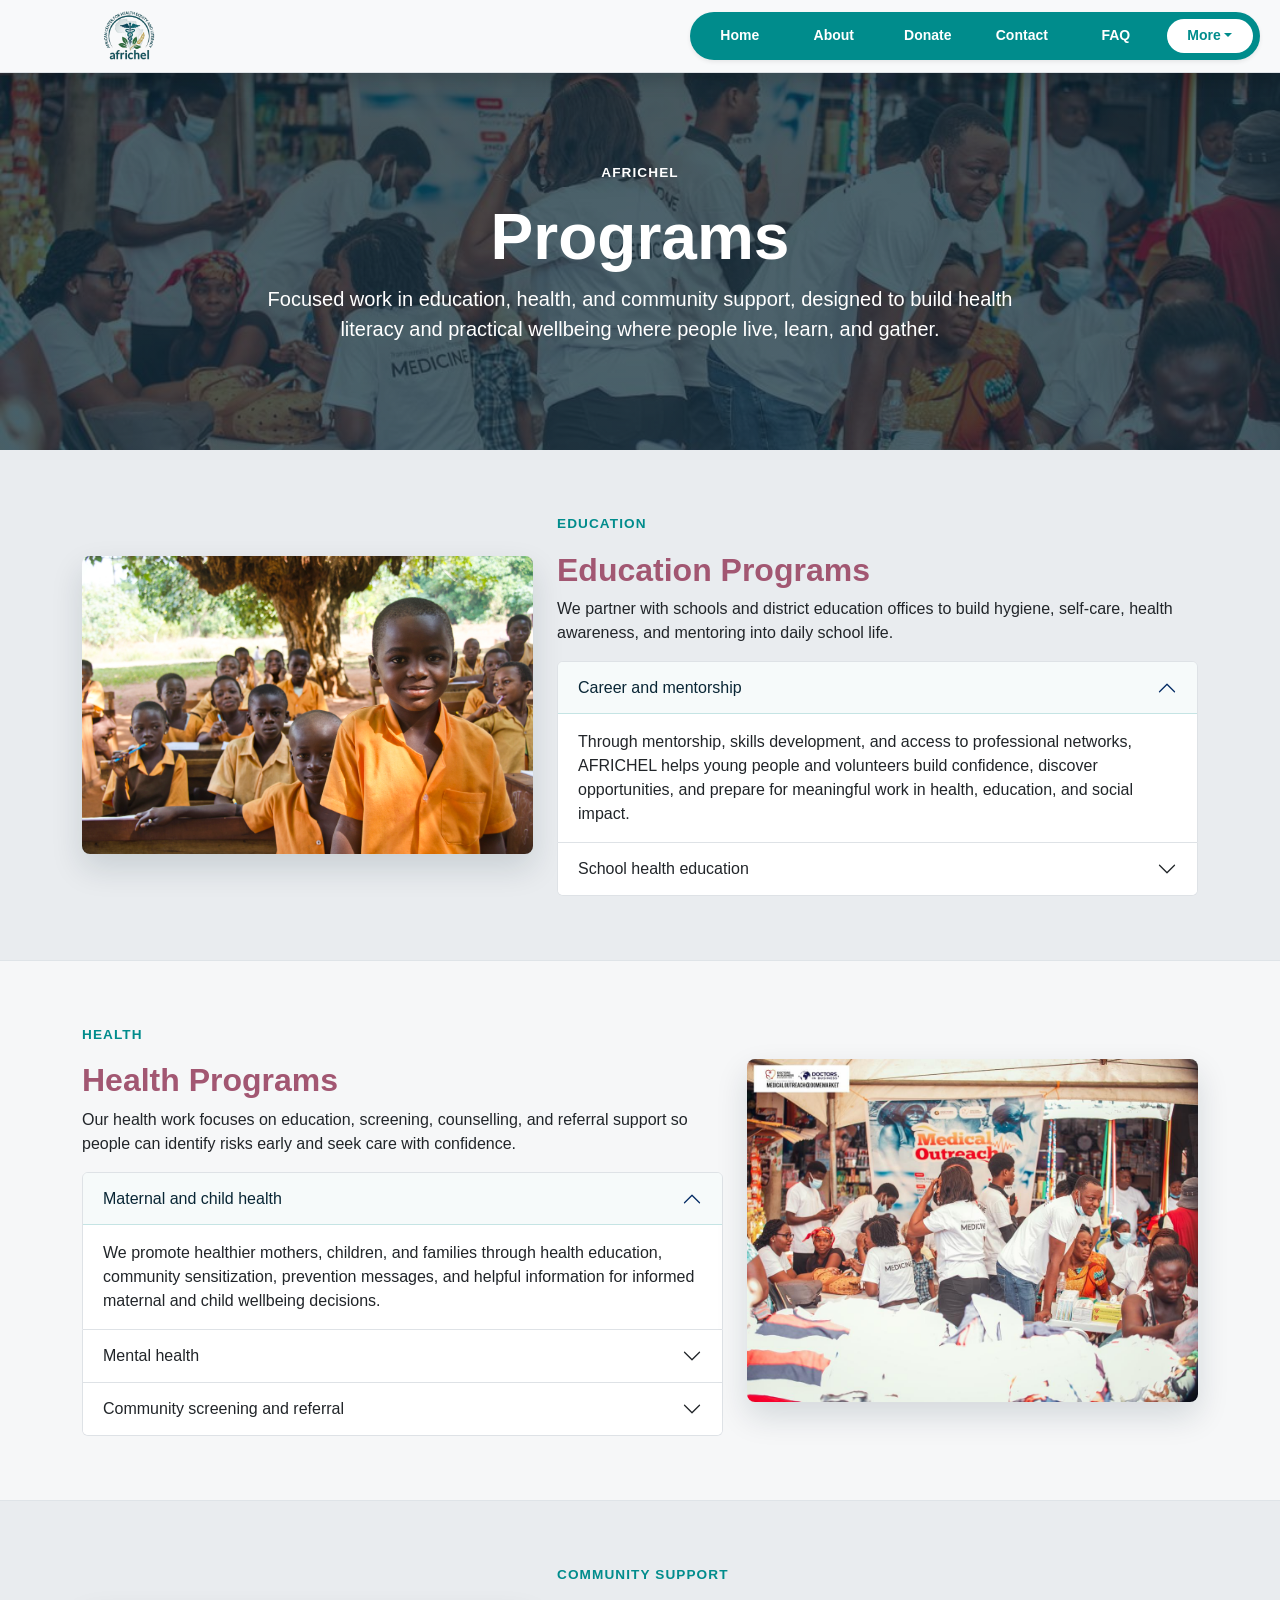
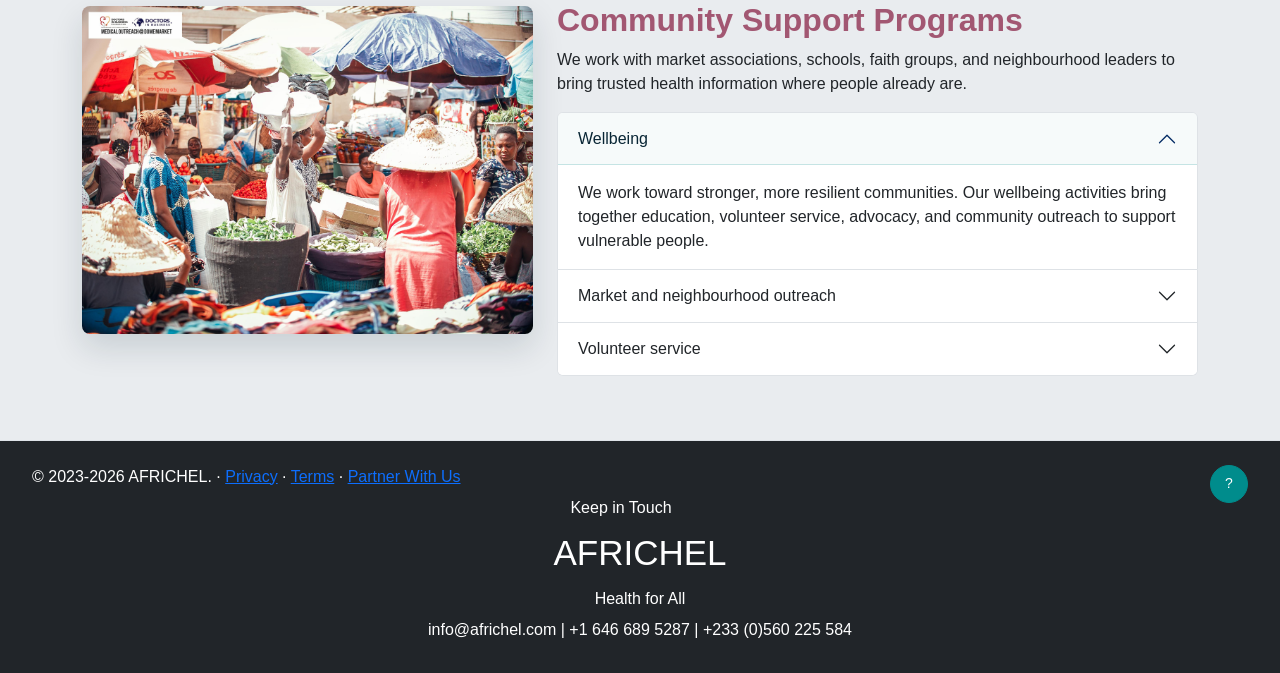
<file: programs.html>
<!DOCTYPE html>
<html lang="en">
<head>
  <meta charset="UTF-8">
  <meta name="viewport" content="width=device-width, initial-scale=1.0">
  <title>Programs</title>
  <link href="./assets/bootstrap.min.css" rel="stylesheet">
  <style>
    :root { --africhel-navy:#092635; --africhel-teal:#008c8c; --africhel-teal-dark:#006f70; --africhel-gold:#e2b63d; --africhel-accent:#A25772; --africhel-light:#f6fafa; }
    body, html { margin: 0; font-family: Arial, Helvetica, sans-serif; background: #f1f3f5; scroll-behavior: smooth; }
    .bg-primary { background-color: var(--africhel-teal) !important; }
    .btn-primary { --bs-btn-bg: var(--africhel-teal); --bs-btn-border-color: var(--africhel-teal); --bs-btn-hover-bg: var(--africhel-teal-dark); --bs-btn-hover-border-color: var(--africhel-teal-dark); }
    .nav-pills .nav-link.active { color: var(--africhel-teal) !important; }
    .nav-pills .nav-link:hover { background: rgba(255,255,255,.16); }
    #navheader { position: sticky; top: 0; z-index: 1030; width: 100%; }
    #pillNav2 { width: 100%; justify-content: center; align-items: center; padding: 0.45rem !important; border-radius: 1.25rem !important; }
    #pillNav2 .nav-link, #pillNav2 .dropdown-toggle { border: 0; min-width: 72px; padding: 0.58rem 0.9rem; color: #fff !important; background: transparent; font-weight: 700; line-height: 1.1; text-align: center; }
    #pillNav2 .nav-link.active { color: var(--africhel-teal) !important; background: #fff !important; }
    #pillNav2 .dropdown-toggle:hover, #pillNav2 .dropdown-toggle:focus { color: #fff !important; background: rgba(255,255,255,.14); }
    .site-logo { display: block; width: auto; height: 58px; max-width: 190px; object-fit: contain; }
    #navheader header > a:first-child { min-height: 64px; padding-left: .5rem; }
    .program-hero { background: linear-gradient(rgba(9,38,53,.72), rgba(9,38,53,.72)), url("assets/images/health2.jpg") center/cover no-repeat; color: #fff; padding: 90px 16px; }
    .program-hero h1 { font-size: clamp(2.4rem, 5vw, 4.4rem); font-weight: 800; }
    .program-section { scroll-margin-top: 100px; padding: 64px 0; border-bottom: 1px solid #dfe4e8; background: #f6f7f8; }
    .program-section:nth-of-type(even) { background: #e9ecef; }
    .program-section h2 { color: var(--africhel-accent); font-weight: 800; }
    .program-section img { width: 100%; min-height: 280px; max-height: 420px; object-fit: cover; border-radius: 8px; box-shadow: 0 14px 32px rgba(9,38,53,.14); }
    .accordion-button:not(.collapsed) { color: var(--africhel-navy); background: var(--africhel-light); box-shadow: inset 0 calc(-1 * var(--bs-accordion-border-width)) 0 rgba(0,140,140,.2); }
    .section-kicker { color: var(--africhel-teal); font-weight: 800; text-transform: uppercase; font-size: .85rem; letter-spacing: .08em; }
    .site-footer { padding: 1.5rem 2rem; }
    .site-footer p, .site-footer ul { margin-bottom: .45rem; }
    @media (min-width: 768px) {
      #navheader header { align-items: center; flex-wrap: nowrap !important; padding-left: 1.25rem; padding-right: 1.25rem; }
      #pillNav2 { width: auto !important; margin-left: auto; border-radius: 999px !important; }
      #pillNav2 .nav-link, #pillNav2 .dropdown-toggle { min-width: 86px; }
    }
    @media (max-width: 767px) {
      #navheader header { justify-content: center !important; padding-left: .5rem; padding-right: .5rem; }
      #navheader header > a:first-child { display: flex !important; width: 100% !important; min-height: 50px; margin: 0 auto .35rem !important; justify-content: center !important; padding-left: 0; }
      .site-logo { height: 46px; max-width: 150px; margin: 0 auto .25rem; }
      #pillNav2 { display: grid !important; grid-template-columns: repeat(3, minmax(0, 1fr)); gap: .35rem !important; border-radius: 0 0 1.35rem 1.35rem !important; }
      #pillNav2 .nav-item, #pillNav2 .dropdown { width: 100%; }
      #pillNav2 .nav-link, #pillNav2 .dropdown-toggle { width: 100%; min-width: 0; font-size: .9rem; white-space: nowrap; border-radius: 999px !important; }
      .program-hero { padding: 64px 16px; }
      .site-footer { padding: 1.25rem 1rem; }
    }
  </style>
</head>
<body>
  <div class="bg-light shadow" id="navheader">
    <header class="d-flex flex-wrap justify-content-center py-1 border-bottom">
      <a href="index.html" class="d-flex align-items-center mb-3 mb-md-0 me-md-auto link-body-emphasis text-decoration-none">
        <svg class="bi me-2" width="40" height="32"><use xlink:href="#bootstrap"/></svg>
        <img class="site-logo" src="assets/hdk-profile/africhel-logo.png" alt="AFRICHEL - Health for All">
      </a>
      <ul class="nav nav-pills nav-fill gap-2 p-1 small bg-primary rounded-5 shadow-sm align-items-center" id="pillNav2" style="--bs-nav-link-color: var(--bs-white); --bs-nav-pills-link-active-color: var(--africhel-teal); --bs-nav-pills-link-active-bg: var(--bs-white);">
        <li class="nav-item"><a class="nav-link rounded-5" href="index.html">Home</a></li>
        <li class="nav-item"><a class="nav-link rounded-5" href="about.html">About</a></li>
        <li class="nav-item"><a class="nav-link rounded-5" href="donation.html">Donate</a></li>
        <li class="nav-item"><a class="nav-link rounded-5" href="contact.html">Contact</a></li>
        <li class="nav-item"><a class="nav-link rounded-5" href="faq.html">FAQ</a></li>
        <li class="nav-item dropdown">
          <button class="nav-link rounded-5 dropdown-toggle active" type="button" data-bs-toggle="dropdown" aria-expanded="false">More</button>
          <ul class="dropdown-menu dropdown-menu-end">
            <li><a class="dropdown-item active" href="programs.html">Programs</a></li>
            <li><a class="dropdown-item" href="work.html">Our Work</a></li>
            <li><a class="dropdown-item" href="impact.html">Impact</a></li>
            <li><a class="dropdown-item" href="get-involved.html">Get Involved</a></li>
            <li><a class="dropdown-item" href="activities.html">Gallery</a></li>
            <li><a class="dropdown-item" href="partners.html">Partner With Us</a></li>
          </ul>
        </li>
      </ul>
    </header>
  </div>

  <main>
    <section class="program-hero text-center">
      <div class="container">
        <p class="section-kicker text-white">AFRICHEL</p>
        <h1>Programs</h1>
        <p class="lead mx-auto" style="max-width: 760px;">Focused work in education, health, and community support, designed to build health literacy and practical wellbeing where people live, learn, and gather.</p>
      </div>
    </section>

    <section class="program-section" id="education">
      <div class="container">
        <div class="row g-4 align-items-center">
          <div class="col-lg-5"><img src="assets/images/Ghana_school_under_the_trees.jpg" alt="Education program"></div>
          <div class="col-lg-7">
            <p class="section-kicker">Education</p>
            <h2>Education Programs</h2>
            <p>We partner with schools and district education offices to build hygiene, self-care, health awareness, and mentoring into daily school life.</p>
            <div class="accordion" id="educationAccordion">
              <div class="accordion-item"><h3 class="accordion-header"><button class="accordion-button" type="button" data-bs-toggle="collapse" data-bs-target="#educationCareer" aria-expanded="true" aria-controls="educationCareer">Career and mentorship</button></h3><div id="educationCareer" class="accordion-collapse collapse show" data-bs-parent="#educationAccordion"><div class="accordion-body">Through mentorship, skills development, and access to professional networks, AFRICHEL helps young people and volunteers build confidence, discover opportunities, and prepare for meaningful work in health, education, and social impact.</div></div></div>
              <div class="accordion-item"><h3 class="accordion-header"><button class="accordion-button collapsed" type="button" data-bs-toggle="collapse" data-bs-target="#educationSchool" aria-expanded="false" aria-controls="educationSchool">School health education</button></h3><div id="educationSchool" class="accordion-collapse collapse" data-bs-parent="#educationAccordion"><div class="accordion-body">We support schools with practical health talks, hygiene education, prevention messaging, and student-friendly activities that make healthy habits easier to understand and practice.</div></div></div>
            </div>
          </div>
        </div>
      </div>
    </section>

    <section class="program-section" id="health">
      <div class="container">
        <div class="row g-4 align-items-center">
          <div class="col-lg-5 order-lg-2"><img src="assets/images/health2.jpg" alt="Health program"></div>
          <div class="col-lg-7 order-lg-1">
            <p class="section-kicker">Health</p>
            <h2>Health Programs</h2>
            <p>Our health work focuses on education, screening, counselling, and referral support so people can identify risks early and seek care with confidence.</p>
            <div class="accordion" id="healthAccordion">
              <div class="accordion-item"><h3 class="accordion-header"><button class="accordion-button" type="button" data-bs-toggle="collapse" data-bs-target="#healthMaternal" aria-expanded="true" aria-controls="healthMaternal">Maternal and child health</button></h3><div id="healthMaternal" class="accordion-collapse collapse show" data-bs-parent="#healthAccordion"><div class="accordion-body">We promote healthier mothers, children, and families through health education, community sensitization, prevention messages, and helpful information for informed maternal and child wellbeing decisions.</div></div></div>
              <div class="accordion-item"><h3 class="accordion-header"><button class="accordion-button collapsed" type="button" data-bs-toggle="collapse" data-bs-target="#healthMental" aria-expanded="false" aria-controls="healthMental">Mental health</button></h3><div id="healthMental" class="accordion-collapse collapse" data-bs-parent="#healthAccordion"><div class="accordion-body">We create safe spaces for mental health awareness and support, encourage open conversations, reduce stigma, and share practical resources that help people seek help early.</div></div></div>
              <div class="accordion-item"><h3 class="accordion-header"><button class="accordion-button collapsed" type="button" data-bs-toggle="collapse" data-bs-target="#healthScreening" aria-expanded="false" aria-controls="healthScreening">Community screening and referral</button></h3><div id="healthScreening" class="accordion-collapse collapse" data-bs-parent="#healthAccordion"><div class="accordion-body">Free community health education, blood pressure and blood sugar screening, counselling, and referral guidance help people find risks early and connect to care.</div></div></div>
            </div>
          </div>
        </div>
      </div>
    </section>

    <section class="program-section" id="community-support">
      <div class="container">
        <div class="row g-4 align-items-center">
          <div class="col-lg-5"><img src="assets/images/community1.jpg" alt="Community support program"></div>
          <div class="col-lg-7">
            <p class="section-kicker">Community Support</p>
            <h2>Community Support Programs</h2>
            <p>We work with market associations, schools, faith groups, and neighbourhood leaders to bring trusted health information where people already are.</p>
            <div class="accordion" id="communityAccordion">
              <div class="accordion-item"><h3 class="accordion-header"><button class="accordion-button" type="button" data-bs-toggle="collapse" data-bs-target="#communityWellbeing" aria-expanded="true" aria-controls="communityWellbeing">Wellbeing</button></h3><div id="communityWellbeing" class="accordion-collapse collapse show" data-bs-parent="#communityAccordion"><div class="accordion-body">We work toward stronger, more resilient communities. Our wellbeing activities bring together education, volunteer service, advocacy, and community outreach to support vulnerable people.</div></div></div>
              <div class="accordion-item"><h3 class="accordion-header"><button class="accordion-button collapsed" type="button" data-bs-toggle="collapse" data-bs-target="#communityOutreach" aria-expanded="false" aria-controls="communityOutreach">Market and neighbourhood outreach</button></h3><div id="communityOutreach" class="accordion-collapse collapse" data-bs-parent="#communityAccordion"><div class="accordion-body">AFRICHEL brings practical health information into markets, faith spaces, neighbourhoods, and community gatherings through trusted local relationships.</div></div></div>
              <div class="accordion-item"><h3 class="accordion-header"><button class="accordion-button collapsed" type="button" data-bs-toggle="collapse" data-bs-target="#communityVolunteers" aria-expanded="false" aria-controls="communityVolunteers">Volunteer service</button></h3><div id="communityVolunteers" class="accordion-collapse collapse" data-bs-parent="#communityAccordion"><div class="accordion-body">Volunteers support outreaches, school programs, screening days, advocacy activities, and practical community engagement across AFRICHEL programs.</div></div></div>
            </div>
          </div>
        </div>
      </div>
    </section>
  </main>

  <footer class="bg-dark text-white site-footer">
    <p class="float-end"><a class="btn btn-primary btn-sm rounded-circle d-inline-flex align-items-center justify-content-center" href="#navheader" role="button" aria-label="Back to top" style="width:38px;height:38px;">?</a></p>
    <p>&copy; 2023-<span class="js-current-year">2026</span> AFRICHEL. &middot; <a href="privacy.html">Privacy</a> &middot; <a href="terms.html">Terms</a> &middot; <a href="partners.html">Partner With Us</a></p>
    <div class="text-center"><p>Keep in Touch</p><p style="font-size:35px">AFRICHEL</p><p>Health for All</p><p>info@africhel.com | +1 646 689 5287 | +233 (0)560 225 584</p></div>
  </footer>
  <script src="./assets/bootstrap.bundle.min.js"></script>
</body>
</html>
</file>
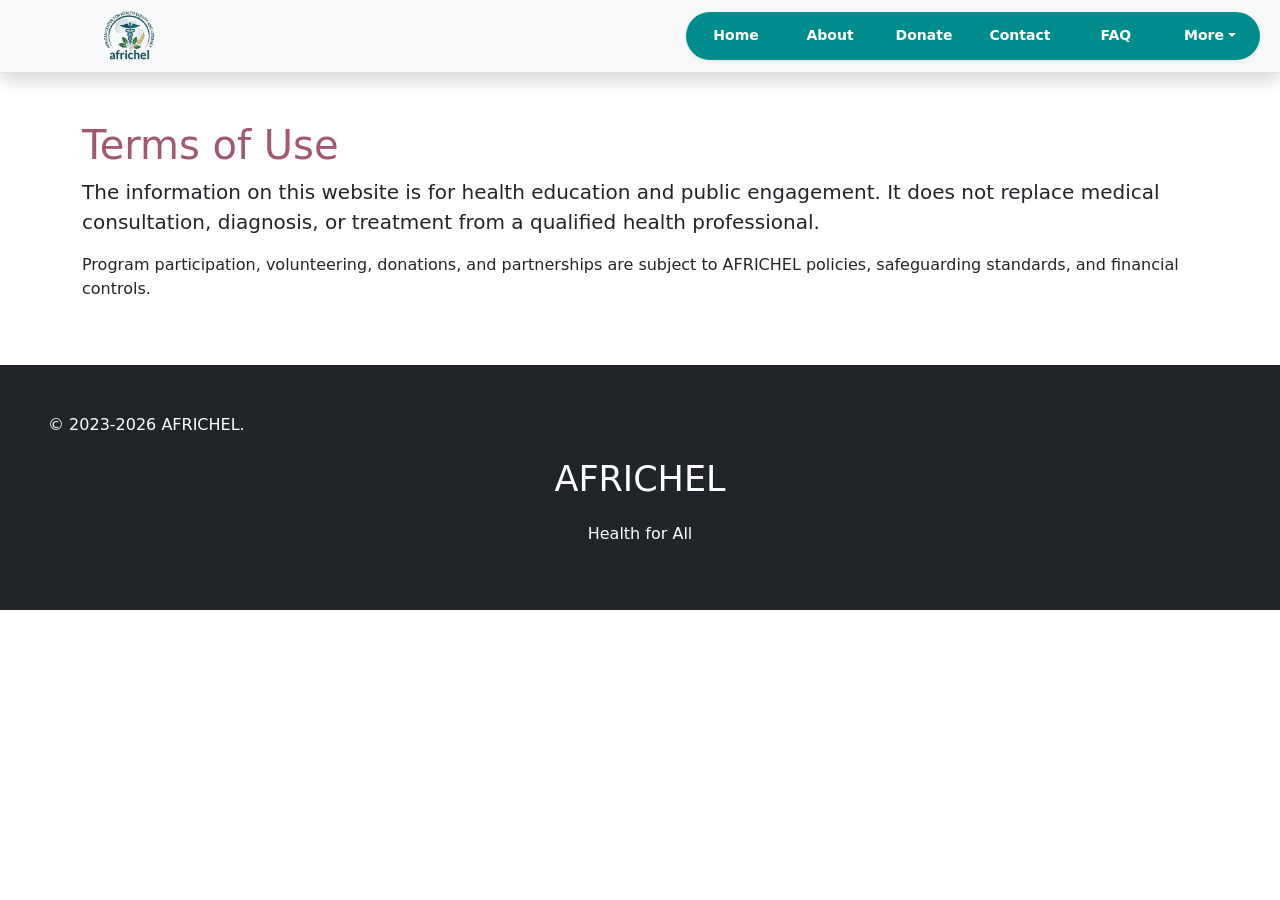
<file: terms.html>
<!DOCTYPE html>
<html lang="en">
<head><meta charset="UTF-8"><meta name="viewport" content="width=device-width, initial-scale=1.0"><title>Terms | AFRICHEL</title><link href="./assets/bootstrap.min.css" rel="stylesheet"><style>
:root { --africhel-navy:#092635; --africhel-teal:#008c8c; --africhel-teal-dark:#006f70; --africhel-gold:#e2b63d; --africhel-accent:#A25772; --africhel-light:#f6fafa; }
.bg-primary { background-color: var(--africhel-teal) !important; }
.btn-primary { --bs-btn-bg: var(--africhel-teal); --bs-btn-border-color: var(--africhel-teal); --bs-btn-hover-bg: var(--africhel-teal-dark); --bs-btn-hover-border-color: var(--africhel-teal-dark); }
.btn-warning { --bs-btn-bg: var(--africhel-gold); --bs-btn-border-color: var(--africhel-gold); --bs-btn-hover-bg: #cfa32e; --bs-btn-hover-border-color: #cfa32e; }
.brand-lockup { line-height: 1.05; }
.brand-lockup strong { display:block; color: var(--africhel-navy); font-size: 1.35rem; letter-spacing: .02em; }
.brand-lockup span { display:block; color: var(--africhel-teal); font-size: .78rem; font-weight: 700; }
.nav-pills .nav-link.active { color: var(--africhel-teal) !important; }
.nav-pills .nav-link:hover { background: rgba(255,255,255,.16); }

/* AFRICHEL mobile nav polish */
#pillNav2 {
  width: 100%;
  justify-content: center;
  align-items: center;
  padding: 0.45rem !important;
  border-radius: 1.25rem !important;
}
#pillNav2 .nav-link,
#pillNav2 .dropdown-toggle {
  border: 0;
  min-width: 72px;
  padding: 0.58rem 0.9rem;
  color: #fff !important;
  background: transparent;
  font-weight: 700;
  line-height: 1.1;
  text-align: center;
}
#pillNav2 .nav-link.active {
  color: var(--africhel-teal) !important;
  background: #fff !important;
}
#pillNav2 .dropdown-toggle:hover,
#pillNav2 .dropdown-toggle:focus {
  color: #fff !important;
  background: rgba(255,255,255,.14);
}
@media (max-width: 767px) {
  #navheader header {
    padding-left: .5rem;
    padding-right: .5rem;
  }
  #navheader .brand-lockup {
    width: 100%;
    text-align: center;
    margin-bottom: .4rem;
  }
  #pillNav2 {
    display: grid !important;
    grid-template-columns: repeat(3, minmax(0, 1fr));
    gap: .35rem !important;
    border-radius: 0 0 1.35rem 1.35rem !important;
  }
  #pillNav2 .nav-item,
  #pillNav2 .dropdown {
    width: 100%;
  }
  #pillNav2 .nav-link,
  #pillNav2 .dropdown-toggle {
    width: 100%;
    min-width: 0;
    font-size: .9rem;
    white-space: nowrap;
    border-radius: 999px !important;
  }
  #pillNav2 .dropdown-menu {
    min-width: 13rem;
  }
}


/* AFRICHEL desktop nav correction */
@media (min-width: 768px) {
  #navheader header {
    align-items: center;
    flex-wrap: nowrap !important;
    padding-left: 1.25rem;
    padding-right: 1.25rem;
  }
  #navheader .brand-lockup {
    width: auto;
    text-align: left;
    margin-bottom: 0;
    margin-left: .25rem;
  }
  #pillNav2 {
    width: auto !important;
    margin-left: auto;
    border-radius: 999px !important;
  }
  #pillNav2 .nav-link,
  #pillNav2 .dropdown-toggle {
    min-width: 86px;
  }
}


/* AFRICHEL logo sizing */
.site-logo {
  display: block;
  width: auto;
  height: 58px;
  max-width: 190px;
  object-fit: contain;
}
#navheader header > a:first-child {
  min-height: 64px;
  padding-left: .5rem;
}
@media (max-width: 767px) {
  .site-logo {
    height: 46px;
    max-width: 150px;
    margin: 0 auto .25rem;
  }
  #navheader header > a:first-child {
    width: 100%;
    justify-content: center;
    min-height: 50px;
    padding-left: 0;
  }
}


/* Center logo precisely on mobile */
@media (max-width: 767px) {
  #navheader header {
    justify-content: center !important;
  }
  #navheader header > a:first-child {
    display: flex !important;
    width: 100% !important;
    margin: 0 auto .35rem !important;
    justify-content: center !important;
    align-items: center !important;
    text-align: center !important;
  }
  #navheader .site-logo {
    margin-left: auto !important;
    margin-right: auto !important;
  }
}

</style></head>
<body><div class="bg-light shadow" id="navheader" style="margin-top: 0px;position: sticky;top: 0px;z-index: 1;">
        <header class="d-flex flex-wrap justify-content-center py-1 border-bottom">
          <a href="index.html" class="d-flex align-items-center mb-3 mb-md-0 me-md-auto link-body-emphasis text-decoration-none">
            <svg class="bi me-2" width="40" height="32"><use xlink:href="#bootstrap"/></svg>
            <img class="site-logo" src="assets/hdk-profile/africhel-logo.png" alt="AFRICHEL - Health for All">
          </a>
          <ul class="nav nav-pills nav-fill gap-2 p-1 small bg-primary rounded-5 shadow-sm align-items-center" id="pillNav2" style="--bs-nav-link-color: var(--bs-white); --bs-nav-pills-link-active-color: var(--africhel-teal); --bs-nav-pills-link-active-bg: var(--bs-white);">
            <li class="nav-item"><a class="nav-link rounded-5" href="index.html">Home</a></li>
            <li class="nav-item"><a class="nav-link rounded-5" href="about.html">About</a></li>
            <li class="nav-item"><a class="nav-link rounded-5" href="donation.html">Donate</a></li>
            <li class="nav-item"><a class="nav-link rounded-5" href="contact.html">Contact</a></li>
            <li class="nav-item"><a class="nav-link rounded-5" href="faq.html">FAQ</a></li>
            <li class="nav-item dropdown">
              <button class="nav-link rounded-5 dropdown-toggle" type="button" data-bs-toggle="dropdown" aria-expanded="false">More</button>
              <ul class="dropdown-menu dropdown-menu-end">
                <li><a class="dropdown-item" href="work.html">Our Work</a></li>
                <li><a class="dropdown-item" href="impact.html">Impact</a></li>
                <li><a class="dropdown-item" href="get-involved.html">Get Involved</a></li>
                <li><a class="dropdown-item" href="activities.html">Gallery</a></li>
                <li><a class="dropdown-item" href="partners.html">Partner With Us</a></li>
              </ul>
            </li>
          </ul>
        </header>
      </div><main class="container py-5"><h1 style="color:#A25772">Terms of Use</h1><p class="lead">The information on this website is for health education and public engagement. It does not replace medical consultation, diagnosis, or treatment from a qualified health professional.</p><p>Program participation, volunteering, donations, and partnerships are subject to AFRICHEL policies, safeguarding standards, and financial controls.</p></main><footer class="bg-dark text-white p-5"><p>&copy; 2023-<span class="js-current-year">2026</span> AFRICHEL.</p><div class="text-center"><p style="font-size:35px">AFRICHEL</p><p>Health for All</p></div></footer><script src="./assets/bootstrap.bundle.min.js"></script>
<script>
document.querySelectorAll('.js-current-year').forEach(function(el){
  el.textContent = new Date().getFullYear();
});
</script>

</body></html>
</file>
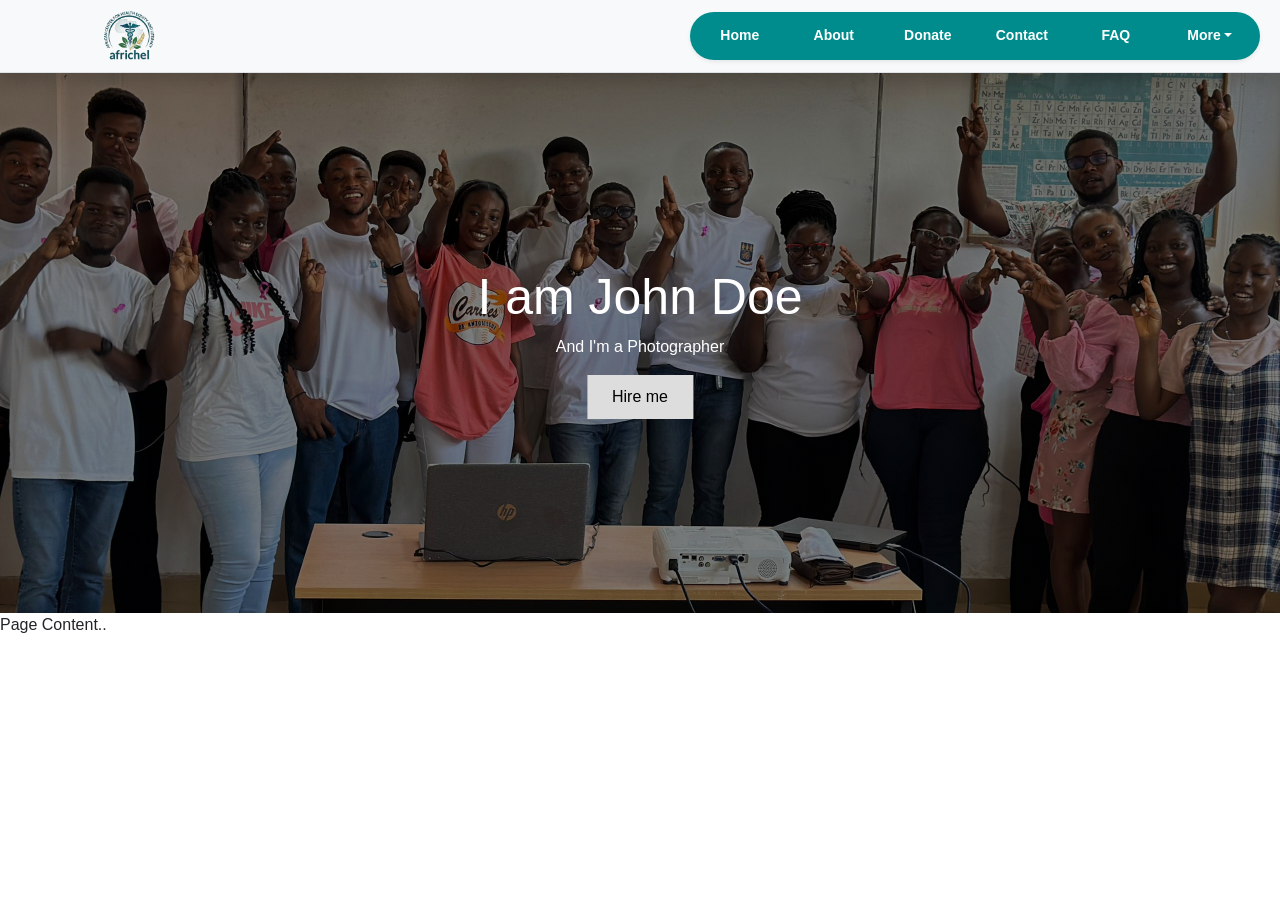
<file: trial.html>
<!DOCTYPE html>
<html>
<head>
<meta name="viewport" content="width=device-width, initial-scale=1">
<link href="./assets/bootstrap.min.css" rel="stylesheet">
<style>
body, html {
  height: 100%;
  margin: 0;
  font-family: Arial, Helvetica, sans-serif;
}

.hero-image {
  background-image: linear-gradient(rgba(0, 0, 0, 0.5), rgba(0, 0, 0, 0.5)), url("./assets/images/volun2.jpg");
  height: 60%;
  background-position: center;
  background-repeat: no-repeat;
  background-size: cover;
  position: relative;
}

.hero-text {
  text-align: center;
  position: absolute;
  top: 50%;
  left: 50%;
  transform: translate(-50%, -50%);
  color: white;
}

.hero-text button {
  border: none;
  outline: 0;
  display: inline-block;
  padding: 10px 25px;
  color: black;
  background-color: #ddd;
  text-align: center;
  cursor: pointer;
}

.hero-text button:hover {
  background-color: #555;
  color: white;
}

:root { --africhel-navy:#092635; --africhel-teal:#008c8c; --africhel-teal-dark:#006f70; --africhel-gold:#e2b63d; --africhel-accent:#A25772; --africhel-light:#f6fafa; }
.bg-primary { background-color: var(--africhel-teal) !important; }
.btn-primary { --bs-btn-bg: var(--africhel-teal); --bs-btn-border-color: var(--africhel-teal); --bs-btn-hover-bg: var(--africhel-teal-dark); --bs-btn-hover-border-color: var(--africhel-teal-dark); }
.btn-warning { --bs-btn-bg: var(--africhel-gold); --bs-btn-border-color: var(--africhel-gold); --bs-btn-hover-bg: #cfa32e; --bs-btn-hover-border-color: #cfa32e; }
.brand-lockup { line-height: 1.05; }
.brand-lockup strong { display:block; color: var(--africhel-navy); font-size: 1.35rem; letter-spacing: .02em; }
.brand-lockup span { display:block; color: var(--africhel-teal); font-size: .78rem; font-weight: 700; }
.africhel-section-title { color: var(--africhel-accent); font-weight: 700; }
.nav-pills .nav-link.active { color: var(--africhel-teal) !important; }
.nav-pills .nav-link:hover { background: rgba(255,255,255,.16); }


/* AFRICHEL mobile nav polish */
#pillNav2 {
  width: 100%;
  justify-content: center;
  align-items: center;
  padding: 0.45rem !important;
  border-radius: 1.25rem !important;
}
#pillNav2 .nav-link,
#pillNav2 .dropdown-toggle {
  border: 0;
  min-width: 72px;
  padding: 0.58rem 0.9rem;
  color: #fff !important;
  background: transparent;
  font-weight: 700;
  line-height: 1.1;
  text-align: center;
}
#pillNav2 .nav-link.active {
  color: var(--africhel-teal) !important;
  background: #fff !important;
}
#pillNav2 .dropdown-toggle:hover,
#pillNav2 .dropdown-toggle:focus {
  color: #fff !important;
  background: rgba(255,255,255,.14);
}
@media (max-width: 767px) {
  #navheader header {
    padding-left: .5rem;
    padding-right: .5rem;
  }
  #navheader .brand-lockup {
    width: 100%;
    text-align: center;
    margin-bottom: .4rem;
  }
  #pillNav2 {
    display: grid !important;
    grid-template-columns: repeat(3, minmax(0, 1fr));
    gap: .35rem !important;
    border-radius: 0 0 1.35rem 1.35rem !important;
  }
  #pillNav2 .nav-item,
  #pillNav2 .dropdown {
    width: 100%;
  }
  #pillNav2 .nav-link,
  #pillNav2 .dropdown-toggle {
    width: 100%;
    min-width: 0;
    font-size: .9rem;
    white-space: nowrap;
    border-radius: 999px !important;
  }
  #pillNav2 .dropdown-menu {
    min-width: 13rem;
  }
}


/* AFRICHEL desktop nav correction */
@media (min-width: 768px) {
  #navheader header {
    align-items: center;
    flex-wrap: nowrap !important;
    padding-left: 1.25rem;
    padding-right: 1.25rem;
  }
  #navheader .brand-lockup {
    width: auto;
    text-align: left;
    margin-bottom: 0;
    margin-left: .25rem;
  }
  #pillNav2 {
    width: auto !important;
    margin-left: auto;
    border-radius: 999px !important;
  }
  #pillNav2 .nav-link,
  #pillNav2 .dropdown-toggle {
    min-width: 86px;
  }
}


/* AFRICHEL logo sizing */
.site-logo {
  display: block;
  width: auto;
  height: 58px;
  max-width: 190px;
  object-fit: contain;
}
#navheader header > a:first-child {
  min-height: 64px;
  padding-left: .5rem;
}
@media (max-width: 767px) {
  .site-logo {
    height: 46px;
    max-width: 150px;
    margin: 0 auto .25rem;
  }
  #navheader header > a:first-child {
    width: 100%;
    justify-content: center;
    min-height: 50px;
    padding-left: 0;
  }
}


/* Center logo precisely on mobile */
@media (max-width: 767px) {
  #navheader header {
    justify-content: center !important;
  }
  #navheader header > a:first-child {
    display: flex !important;
    width: 100% !important;
    margin: 0 auto .35rem !important;
    justify-content: center !important;
    align-items: center !important;
    text-align: center !important;
  }
  #navheader .site-logo {
    margin-left: auto !important;
    margin-right: auto !important;
  }
}

</style>
</head>
<body>
    <div class="bg-light shadow" id="navheader" style="margin-top: 0px;position: sticky;top: 0px;z-index: 1;">
        <header class="d-flex flex-wrap justify-content-center py-1 border-bottom">
          <a href="index.html" class="d-flex align-items-center mb-3 mb-md-0 me-md-auto link-body-emphasis text-decoration-none">
            <svg class="bi me-2" width="40" height="32"><use xlink:href="#bootstrap"/></svg>
            <img class="site-logo" src="assets/hdk-profile/africhel-logo.png" alt="AFRICHEL - Health for All">
          </a>
          <ul class="nav nav-pills nav-fill gap-2 p-1 small bg-primary rounded-5 shadow-sm align-items-center" id="pillNav2" style="--bs-nav-link-color: var(--bs-white); --bs-nav-pills-link-active-color: var(--africhel-teal); --bs-nav-pills-link-active-bg: var(--bs-white);">
            <li class="nav-item"><a class="nav-link rounded-5" href="index.html">Home</a></li>
            <li class="nav-item"><a class="nav-link rounded-5" href="about.html">About</a></li>
            <li class="nav-item"><a class="nav-link rounded-5" href="donation.html">Donate</a></li>
            <li class="nav-item"><a class="nav-link rounded-5" href="contact.html">Contact</a></li>
            <li class="nav-item"><a class="nav-link rounded-5" href="faq.html">FAQ</a></li>
            <li class="nav-item dropdown">
              <button class="nav-link rounded-5 dropdown-toggle" type="button" data-bs-toggle="dropdown" aria-expanded="false">More</button>
              <ul class="dropdown-menu dropdown-menu-end">
                <li><a class="dropdown-item" href="work.html">Our Work</a></li>
                <li><a class="dropdown-item" href="impact.html">Impact</a></li>
                <li><a class="dropdown-item" href="get-involved.html">Get Involved</a></li>
                <li><a class="dropdown-item" href="activities.html">Gallery</a></li>
                <li><a class="dropdown-item" href="partners.html">Partner With Us</a></li>
              </ul>
            </li>
          </ul>
        </header>
      </div>
<div class="hero-image">
  <div class="hero-text">
    <h1 style="font-size:50px">I am John Doe</h1>
    <p>And I'm a Photographer</p>
    <button>Hire me</button>
  </div>
</div>

<p>Page Content..</p>

</body>
</html>
</file>
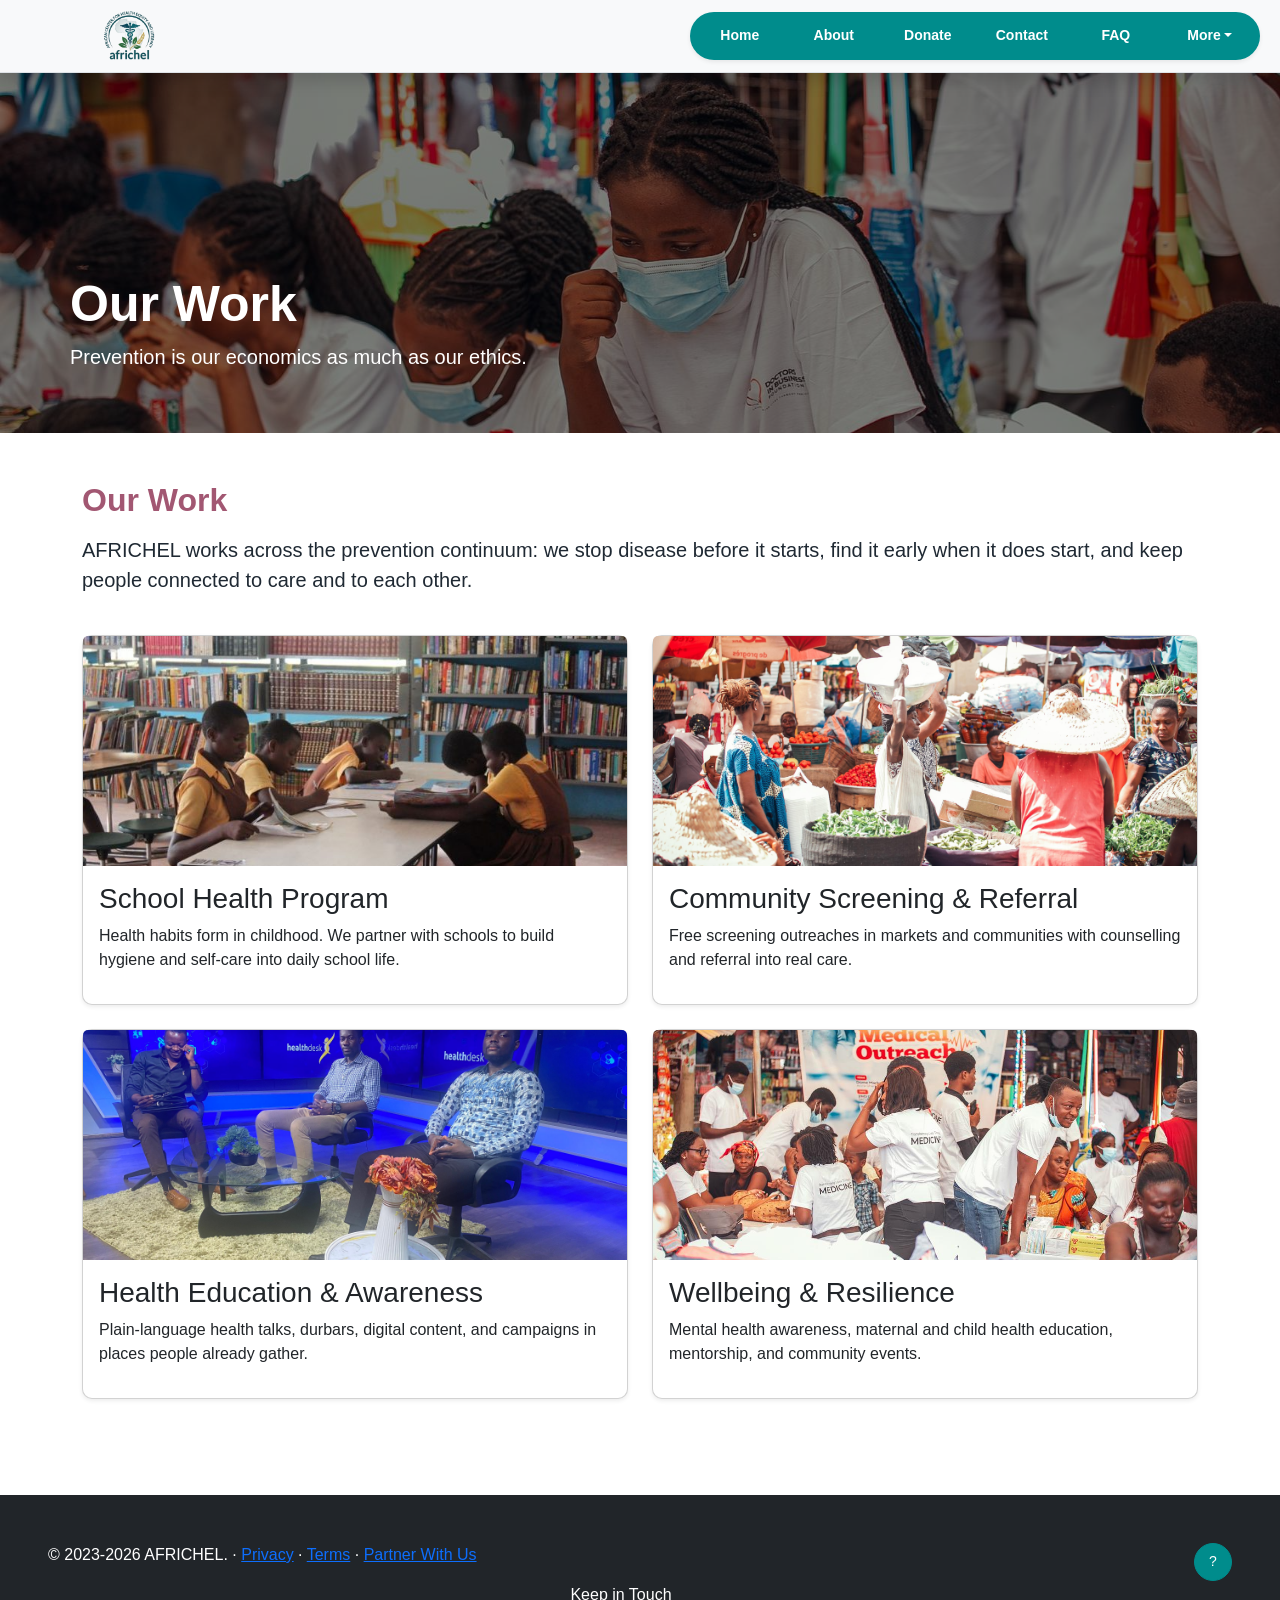
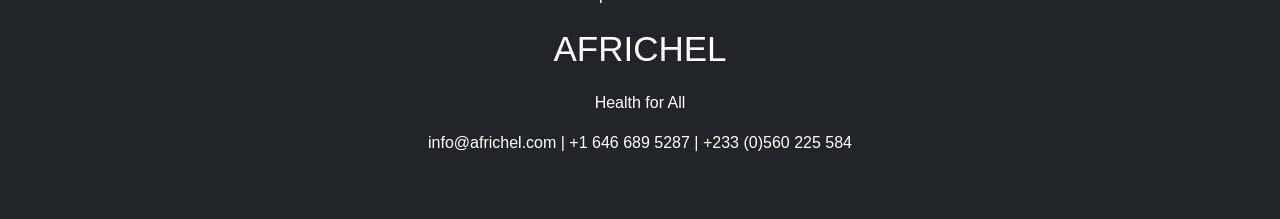
<file: work.html>
<!DOCTYPE html>
<html lang="en">
<head><meta charset="UTF-8"><meta name="viewport" content="width=device-width, initial-scale=1.0"><title>Our Work | AFRICHEL</title><link href="./assets/bootstrap.min.css" rel="stylesheet"><style>body, html { margin:0; font-family: Arial, Helvetica, sans-serif; color:#1f2933; } .hero-image { min-height:360px; background-position:center; background-repeat:no-repeat; background-size:cover; position:relative; display:flex; align-items:end; } .hero-image:before { content:""; position:absolute; inset:0; background:rgba(0,0,0,.5); } .hero-content { position:relative; color:white; padding:70px 0 45px; } .section-title { color:#A25772; font-weight:700; } .card { border-radius:10px; }
:root { --africhel-navy:#092635; --africhel-teal:#008c8c; --africhel-teal-dark:#006f70; --africhel-gold:#e2b63d; --africhel-accent:#A25772; --africhel-light:#f6fafa; }
.bg-primary { background-color: var(--africhel-teal) !important; }
.btn-primary { --bs-btn-bg: var(--africhel-teal); --bs-btn-border-color: var(--africhel-teal); --bs-btn-hover-bg: var(--africhel-teal-dark); --bs-btn-hover-border-color: var(--africhel-teal-dark); }
.btn-warning { --bs-btn-bg: var(--africhel-gold); --bs-btn-border-color: var(--africhel-gold); --bs-btn-hover-bg: #cfa32e; --bs-btn-hover-border-color: #cfa32e; }
.brand-lockup { line-height: 1.05; }
.brand-lockup strong { display:block; color: var(--africhel-navy); font-size: 1.35rem; letter-spacing: .02em; }
.brand-lockup span { display:block; color: var(--africhel-teal); font-size: .78rem; font-weight: 700; }
.nav-pills .nav-link.active { color: var(--africhel-teal) !important; }
.nav-pills .nav-link:hover { background: rgba(255,255,255,.16); }

/* AFRICHEL mobile nav polish */
#pillNav2 {
  width: 100%;
  justify-content: center;
  align-items: center;
  padding: 0.45rem !important;
  border-radius: 1.25rem !important;
}
#pillNav2 .nav-link,
#pillNav2 .dropdown-toggle {
  border: 0;
  min-width: 72px;
  padding: 0.58rem 0.9rem;
  color: #fff !important;
  background: transparent;
  font-weight: 700;
  line-height: 1.1;
  text-align: center;
}
#pillNav2 .nav-link.active {
  color: var(--africhel-teal) !important;
  background: #fff !important;
}
#pillNav2 .dropdown-toggle:hover,
#pillNav2 .dropdown-toggle:focus {
  color: #fff !important;
  background: rgba(255,255,255,.14);
}
@media (max-width: 767px) {
  #navheader header {
    padding-left: .5rem;
    padding-right: .5rem;
  }
  #navheader .brand-lockup {
    width: 100%;
    text-align: center;
    margin-bottom: .4rem;
  }
  #pillNav2 {
    display: grid !important;
    grid-template-columns: repeat(3, minmax(0, 1fr));
    gap: .35rem !important;
    border-radius: 0 0 1.35rem 1.35rem !important;
  }
  #pillNav2 .nav-item,
  #pillNav2 .dropdown {
    width: 100%;
  }
  #pillNav2 .nav-link,
  #pillNav2 .dropdown-toggle {
    width: 100%;
    min-width: 0;
    font-size: .9rem;
    white-space: nowrap;
    border-radius: 999px !important;
  }
  #pillNav2 .dropdown-menu {
    min-width: 13rem;
  }
}


/* AFRICHEL desktop nav correction */
@media (min-width: 768px) {
  #navheader header {
    align-items: center;
    flex-wrap: nowrap !important;
    padding-left: 1.25rem;
    padding-right: 1.25rem;
  }
  #navheader .brand-lockup {
    width: auto;
    text-align: left;
    margin-bottom: 0;
    margin-left: .25rem;
  }
  #pillNav2 {
    width: auto !important;
    margin-left: auto;
    border-radius: 999px !important;
  }
  #pillNav2 .nav-link,
  #pillNav2 .dropdown-toggle {
    min-width: 86px;
  }
}


/* AFRICHEL logo sizing */
.site-logo {
  display: block;
  width: auto;
  height: 58px;
  max-width: 190px;
  object-fit: contain;
}
#navheader header > a:first-child {
  min-height: 64px;
  padding-left: .5rem;
}
@media (max-width: 767px) {
  .site-logo {
    height: 46px;
    max-width: 150px;
    margin: 0 auto .25rem;
  }
  #navheader header > a:first-child {
    width: 100%;
    justify-content: center;
    min-height: 50px;
    padding-left: 0;
  }
}


/* Center logo precisely on mobile */
@media (max-width: 767px) {
  #navheader header {
    justify-content: center !important;
  }
  #navheader header > a:first-child {
    display: flex !important;
    width: 100% !important;
    margin: 0 auto .35rem !important;
    justify-content: center !important;
    align-items: center !important;
    text-align: center !important;
  }
  #navheader .site-logo {
    margin-left: auto !important;
    margin-right: auto !important;
  }
}

</style></head>
<body>
<div class="bg-light shadow" id="navheader" style="margin-top: 0px;position: sticky;top: 0px;z-index: 1;">
        <header class="d-flex flex-wrap justify-content-center py-1 border-bottom">
          <a href="index.html" class="d-flex align-items-center mb-3 mb-md-0 me-md-auto link-body-emphasis text-decoration-none">
            <svg class="bi me-2" width="40" height="32"><use xlink:href="#bootstrap"/></svg>
            <img class="site-logo" src="assets/hdk-profile/africhel-logo.png" alt="AFRICHEL - Health for All">
          </a>
          <ul class="nav nav-pills nav-fill gap-2 p-1 small bg-primary rounded-5 shadow-sm align-items-center" id="pillNav2" style="--bs-nav-link-color: var(--bs-white); --bs-nav-pills-link-active-color: var(--africhel-teal); --bs-nav-pills-link-active-bg: var(--bs-white);">
            <li class="nav-item"><a class="nav-link rounded-5" href="index.html">Home</a></li>
            <li class="nav-item"><a class="nav-link rounded-5" href="about.html">About</a></li>
            <li class="nav-item"><a class="nav-link rounded-5" href="donation.html">Donate</a></li>
            <li class="nav-item"><a class="nav-link rounded-5" href="contact.html">Contact</a></li>
            <li class="nav-item"><a class="nav-link rounded-5" href="faq.html">FAQ</a></li>
            <li class="nav-item dropdown">
              <button class="nav-link rounded-5 dropdown-toggle" type="button" data-bs-toggle="dropdown" aria-expanded="false">More</button>
              <ul class="dropdown-menu dropdown-menu-end">
                <li><a class="dropdown-item" href="work.html">Our Work</a></li>
                <li><a class="dropdown-item" href="impact.html">Impact</a></li>
                <li><a class="dropdown-item" href="get-involved.html">Get Involved</a></li>
                <li><a class="dropdown-item" href="activities.html">Gallery</a></li>
                <li><a class="dropdown-item" href="partners.html">Partner With Us</a></li>
              </ul>
            </li>
          </ul>
        </header>
      </div>
<div class="hero-image" style="background-image:url('./assets/images/health.jpg')"><div class="container hero-content"><h1 style="font-size:50px;font-weight:bold;">Our Work</h1><p class="lead">Prevention is our economics as much as our ethics.</p></div></div>
<main><section class="container py-5"><h2 class="section-title mb-3">Our Work</h2><p class="lead">AFRICHEL works across the prevention continuum: we stop disease before it starts, find it early when it does start, and keep people connected to care and to each other.</p><div class="row g-4 mt-2"><div class="col-md-6"><div class="card h-100 shadow-sm"><img src="assets/images/schlib.jpg" class="card-img-top" style="height:230px;object-fit:cover;" alt="School health"><div class="card-body"><h3>School Health Program</h3><p>Health habits form in childhood. We partner with schools to build hygiene and self-care into daily school life.</p></div></div></div><div class="col-md-6"><div class="card h-100 shadow-sm"><img src="assets/images/community1.jpg" class="card-img-top" style="height:230px;object-fit:cover;" alt="Community screening"><div class="card-body"><h3>Community Screening & Referral</h3><p>Free screening outreaches in markets and communities with counselling and referral into real care.</p></div></div></div><div class="col-md-6"><div class="card h-100 shadow-sm"><img src="assets/images/advocacy.jpg" class="card-img-top" style="height:230px;object-fit:cover;" alt="Health education"><div class="card-body"><h3>Health Education & Awareness</h3><p>Plain-language health talks, durbars, digital content, and campaigns in places people already gather.</p></div></div></div><div class="col-md-6"><div class="card h-100 shadow-sm"><img src="assets/images/health2.jpg" class="card-img-top" style="height:230px;object-fit:cover;" alt="Wellbeing"><div class="card-body"><h3>Wellbeing & Resilience</h3><p>Mental health awareness, maternal and child health education, mentorship, and community events.</p></div></div></div></div></section></main>
<footer class="bg-dark text-white p-5 mt-5"><p class="float-end"><a class="btn btn-primary btn-sm rounded-circle d-inline-flex align-items-center justify-content-center" href="#navheader" role="button" aria-label="Back to top" style="width:38px;height:38px;">?</a></p><p>&copy; 2023-<span class="js-current-year">2026</span> AFRICHEL. &middot; <a href="privacy.html">Privacy</a> &middot; <a href="terms.html">Terms</a> &middot; <a href="partners.html">Partner With Us</a></p><div class="text-center"><p>Keep in Touch</p><p style="font-size:35px">AFRICHEL</p><p>Health for All</p><p>info@africhel.com | +1 646 689 5287 | +233 (0)560 225 584</p></div></footer>
<script src="./assets/bootstrap.bundle.min.js"></script>

<script>
document.querySelectorAll('.js-current-year').forEach(function(el){
  el.textContent = new Date().getFullYear();
});
</script>

</body></html>
</file>
